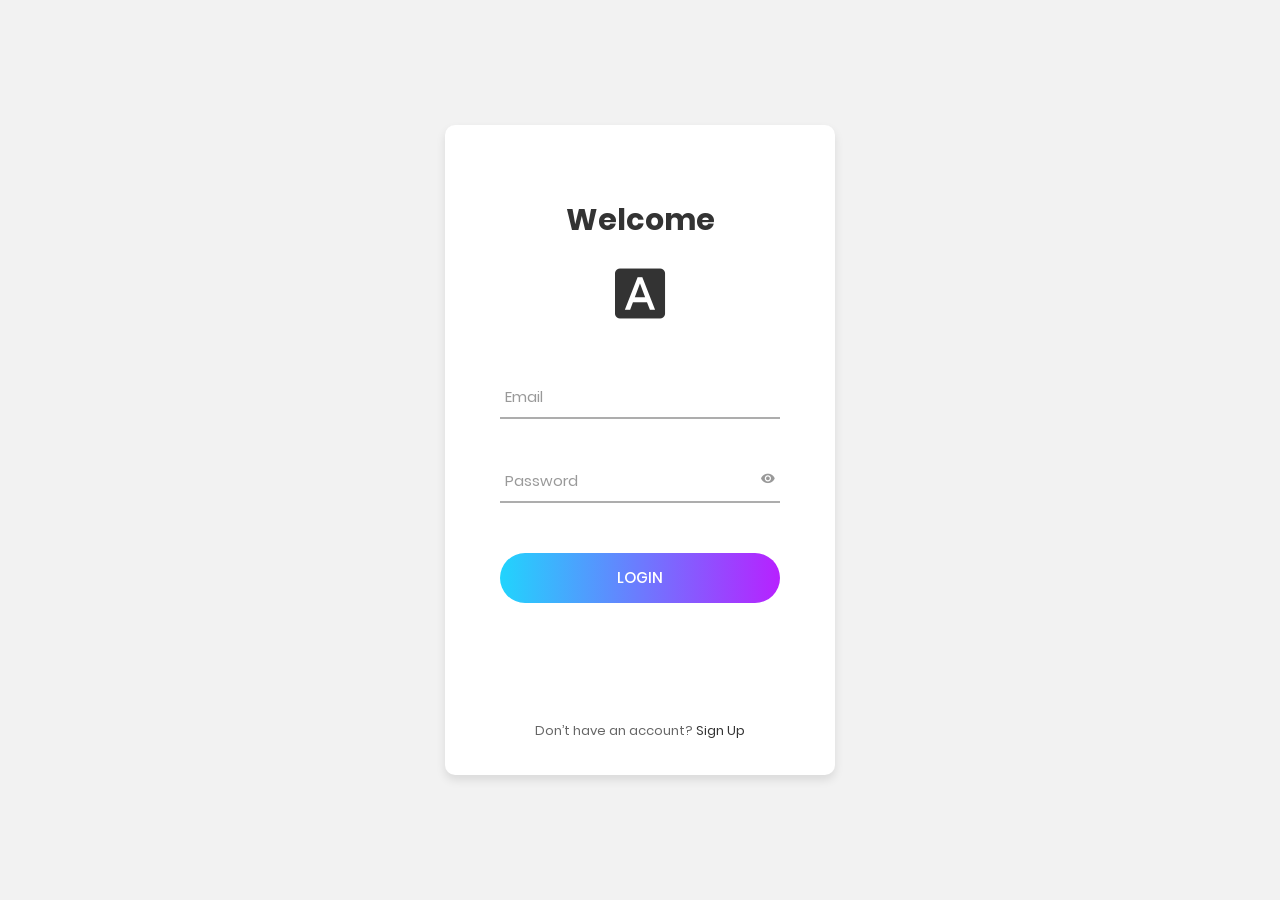
<file: Learnself/Login_v2/index.html>
<!DOCTYPE html>
<html lang="en">
<head>
	<title>Login V2</title>
	<meta charset="UTF-8">
	<meta name="viewport" content="width=device-width, initial-scale=1">
<!--===============================================================================================-->	
	<link rel="icon" type="image/png" href="images/icons/favicon.ico"/>
<!--===============================================================================================-->
	<link rel="stylesheet" type="text/css" href="vendor/bootstrap/css/bootstrap.min.css">
<!--===============================================================================================-->
	<link rel="stylesheet" type="text/css" href="fonts/font-awesome-4.7.0/css/font-awesome.min.css">
<!--===============================================================================================-->
	<link rel="stylesheet" type="text/css" href="fonts/iconic/css/material-design-iconic-font.min.css">
<!--===============================================================================================-->
	<link rel="stylesheet" type="text/css" href="vendor/animate/animate.css">
<!--===============================================================================================-->	
	<link rel="stylesheet" type="text/css" href="vendor/css-hamburgers/hamburgers.min.css">
<!--===============================================================================================-->
	<link rel="stylesheet" type="text/css" href="vendor/animsition/css/animsition.min.css">
<!--===============================================================================================-->
	<link rel="stylesheet" type="text/css" href="vendor/select2/select2.min.css">
<!--===============================================================================================-->	
	<link rel="stylesheet" type="text/css" href="vendor/daterangepicker/daterangepicker.css">
<!--===============================================================================================-->
	<link rel="stylesheet" type="text/css" href="css/util.css">
	<link rel="stylesheet" type="text/css" href="css/main.css">
<!--===============================================================================================-->
</head>
<body>
	
	<div class="limiter">
		<div class="container-login100">
			<div class="wrap-login100">
				<form class="login100-form validate-form">
					<span class="login100-form-title p-b-26">
						Welcome
					</span>
					<span class="login100-form-title p-b-48">
						<i class="zmdi zmdi-font"></i>
					</span>

					<div class="wrap-input100 validate-input" data-validate = "Valid email is: a@b.c">
						<input class="input100" type="text" name="email">
						<span class="focus-input100" data-placeholder="Email"></span>
					</div>

					<div class="wrap-input100 validate-input" data-validate="Enter password">
						<span class="btn-show-pass">
							<i class="zmdi zmdi-eye"></i>
						</span>
						<input class="input100" type="password" name="pass">
						<span class="focus-input100" data-placeholder="Password"></span>
					</div>

					<div class="container-login100-form-btn">
						<div class="wrap-login100-form-btn">
							<div class="login100-form-bgbtn"></div>
							<button class="login100-form-btn">
								Login
							</button>
						</div>
					</div>

					<div class="text-center p-t-115">
						<span class="txt1">
							Don’t have an account?
						</span>

						<a class="txt2" href="#">
							Sign Up
						</a>
					</div>
				</form>
			</div>
		</div>
	</div>
	

	<div id="dropDownSelect1"></div>
	
<!--===============================================================================================-->
	<script src="vendor/jquery/jquery-3.2.1.min.js"></script>
<!--===============================================================================================-->
	<script src="vendor/animsition/js/animsition.min.js"></script>
<!--===============================================================================================-->
	<script src="vendor/bootstrap/js/popper.js"></script>
	<script src="vendor/bootstrap/js/bootstrap.min.js"></script>
<!--===============================================================================================-->
	<script src="vendor/select2/select2.min.js"></script>
<!--===============================================================================================-->
	<script src="vendor/daterangepicker/moment.min.js"></script>
	<script src="vendor/daterangepicker/daterangepicker.js"></script>
<!--===============================================================================================-->
	<script src="vendor/countdowntime/countdowntime.js"></script>
<!--===============================================================================================-->
	<script src="js/main.js"></script>

</body>
</html>
</file>
<file: Learnself/Login_v2/vendor/daterangepicker/daterangepicker.css>
.daterangepicker {
  position: absolute;
  color: inherit;
  background-color: #fff;
  border-radius: 4px;
  width: 278px;
  padding: 4px;
  margin-top: 1px;
  top: 100px;
  left: 20px;
  /* Calendars */ }
  .daterangepicker:before, .daterangepicker:after {
    position: absolute;
    display: inline-block;
    border-bottom-color: rgba(0, 0, 0, 0.2);
    content: ''; }
  .daterangepicker:before {
    top: -7px;
    border-right: 7px solid transparent;
    border-left: 7px solid transparent;
    border-bottom: 7px solid #ccc; }
  .daterangepicker:after {
    top: -6px;
    border-right: 6px solid transparent;
    border-bottom: 6px solid #fff;
    border-left: 6px solid transparent; }
  .daterangepicker.opensleft:before {
    right: 9px; }
  .daterangepicker.opensleft:after {
    right: 10px; }
  .daterangepicker.openscenter:before {
    left: 0;
    right: 0;
    width: 0;
    margin-left: auto;
    margin-right: auto; }
  .daterangepicker.openscenter:after {
    left: 0;
    right: 0;
    width: 0;
    margin-left: auto;
    margin-right: auto; }
  .daterangepicker.opensright:before {
    left: 9px; }
  .daterangepicker.opensright:after {
    left: 10px; }
  .daterangepicker.dropup {
    margin-top: -5px; }
    .daterangepicker.dropup:before {
      top: initial;
      bottom: -7px;
      border-bottom: initial;
      border-top: 7px solid #ccc; }
    .daterangepicker.dropup:after {
      top: initial;
      bottom: -6px;
      border-bottom: initial;
      border-top: 6px solid #fff; }
  .daterangepicker.dropdown-menu {
    max-width: none;
    z-index: 3001; }
  .daterangepicker.single .ranges, .daterangepicker.single .calendar {
    float: none; }
  .daterangepicker.show-calendar .calendar {
    display: block; }
  .daterangepicker .calendar {
    display: none;
    max-width: 270px;
    margin: 4px; }
    .daterangepicker .calendar.single .calendar-table {
      border: none; }
    .daterangepicker .calendar th, .daterangepicker .calendar td {
      white-space: nowrap;
      text-align: center;
      min-width: 32px; }
  .daterangepicker .calendar-table {
    border: 1px solid #fff;
    padding: 4px;
    border-radius: 4px;
    background-color: #fff; }
  .daterangepicker table {
    width: 100%;
    margin: 0; }
  .daterangepicker td, .daterangepicker th {
    text-align: center;
    width: 20px;
    height: 20px;
    border-radius: 4px;
    border: 1px solid transparent;
    white-space: nowrap;
    cursor: pointer; }
    .daterangepicker td.available:hover, .daterangepicker th.available:hover {
      background-color: #eee;
      border-color: transparent;
      color: inherit; }
    .daterangepicker td.week, .daterangepicker th.week {
      font-size: 80%;
      color: #ccc; }
  .daterangepicker td.off, .daterangepicker td.off.in-range, .daterangepicker td.off.start-date, .daterangepicker td.off.end-date {
    background-color: #fff;
    border-color: transparent;
    color: #999; }
  .daterangepicker td.in-range {
    background-color: #ebf4f8;
    border-color: transparent;
    color: #000;
    border-radius: 0; }
  .daterangepicker td.start-date {
    border-radius: 4px 0 0 4px; }
  .daterangepicker td.end-date {
    border-radius: 0 4px 4px 0; }
  .daterangepicker td.start-date.end-date {
    border-radius: 4px; }
  .daterangepicker td.active, .daterangepicker td.active:hover {
    background-color: #357ebd;
    border-color: transparent;
    color: #fff; }
  .daterangepicker th.month {
    width: auto; }
  .daterangepicker td.disabled, .daterangepicker option.disabled {
    color: #999;
    cursor: not-allowed;
    text-decoration: line-through; }
  .daterangepicker select.monthselect, .daterangepicker select.yearselect {
    font-size: 12px;
    padding: 1px;
    height: auto;
    margin: 0;
    cursor: default; }
  .daterangepicker select.monthselect {
    margin-right: 2%;
    width: 56%; }
  .daterangepicker select.yearselect {
    width: 40%; }
  .daterangepicker select.hourselect, .daterangepicker select.minuteselect, .daterangepicker select.secondselect, .daterangepicker select.ampmselect {
    width: 50px;
    margin-bottom: 0; }
  .daterangepicker .input-mini {
    border: 1px solid #ccc;
    border-radius: 4px;
    color: #555;
    height: 30px;
    line-height: 30px;
    display: block;
    vertical-align: middle;
    margin: 0 0 5px 0;
    padding: 0 6px 0 28px;
    width: 100%; }
    .daterangepicker .input-mini.active {
      border: 1px solid #08c;
      border-radius: 4px; }
  .daterangepicker .daterangepicker_input {
    position: relative; }
    .daterangepicker .daterangepicker_input i {
      position: absolute;
      left: 8px;
      top: 8px; }
  .daterangepicker.rtl .input-mini {
    padding-right: 28px;
    padding-left: 6px; }
  .daterangepicker.rtl .daterangepicker_input i {
    left: auto;
    right: 8px; }
  .daterangepicker .calendar-time {
    text-align: center;
    margin: 5px auto;
    line-height: 30px;
    position: relative;
    padding-left: 28px; }
    .daterangepicker .calendar-time select.disabled {
      color: #ccc;
      cursor: not-allowed; }

.ranges {
  font-size: 11px;
  float: none;
  margin: 4px;
  text-align: left; }
  .ranges ul {
    list-style: none;
    margin: 0 auto;
    padding: 0;
    width: 100%; }
  .ranges li {
    font-size: 13px;
    background-color: #f5f5f5;
    border: 1px solid #f5f5f5;
    border-radius: 4px;
    color: #08c;
    padding: 3px 12px;
    margin-bottom: 8px;
    cursor: pointer; }
    .ranges li:hover {
      background-color: #08c;
      border: 1px solid #08c;
      color: #fff; }
    .ranges li.active {
      background-color: #08c;
      border: 1px solid #08c;
      color: #fff; }

/*  Larger Screen Styling */
@media (min-width: 564px) {
  .daterangepicker {
    width: auto; }
    .daterangepicker .ranges ul {
      width: 160px; }
    .daterangepicker.single .ranges ul {
      width: 100%; }
    .daterangepicker.single .calendar.left {
      clear: none; }
    .daterangepicker.single.ltr .ranges, .daterangepicker.single.ltr .calendar {
      float: left; }
    .daterangepicker.single.rtl .ranges, .daterangepicker.single.rtl .calendar {
      float: right; }
    .daterangepicker.ltr {
      direction: ltr;
      text-align: left; }
      .daterangepicker.ltr .calendar.left {
        clear: left;
        margin-right: 0; }
        .daterangepicker.ltr .calendar.left .calendar-table {
          border-right: none;
          border-top-right-radius: 0;
          border-bottom-right-radius: 0; }
      .daterangepicker.ltr .calendar.right {
        margin-left: 0; }
        .daterangepicker.ltr .calendar.right .calendar-table {
          border-left: none;
          border-top-left-radius: 0;
          border-bottom-left-radius: 0; }
      .daterangepicker.ltr .left .daterangepicker_input {
        padding-right: 12px; }
      .daterangepicker.ltr .calendar.left .calendar-table {
        padding-right: 12px; }
      .daterangepicker.ltr .ranges, .daterangepicker.ltr .calendar {
        float: left; }
    .daterangepicker.rtl {
      direction: rtl;
      text-align: right; }
      .daterangepicker.rtl .calendar.left {
        clear: right;
        margin-left: 0; }
        .daterangepicker.rtl .calendar.left .calendar-table {
          border-left: none;
          border-top-left-radius: 0;
          border-bottom-left-radius: 0; }
      .daterangepicker.rtl .calendar.right {
        margin-right: 0; }
        .daterangepicker.rtl .calendar.right .calendar-table {
          border-right: none;
          border-top-right-radius: 0;
          border-bottom-right-radius: 0; }
      .daterangepicker.rtl .left .daterangepicker_input {
        padding-left: 12px; }
      .daterangepicker.rtl .calendar.left .calendar-table {
        padding-left: 12px; }
      .daterangepicker.rtl .ranges, .daterangepicker.rtl .calendar {
        text-align: right;
        float: right; } }
@media (min-width: 730px) {
  .daterangepicker .ranges {
    width: auto; }
  .daterangepicker.ltr .ranges {
    float: left; }
  .daterangepicker.rtl .ranges {
    float: right; }
  .daterangepicker .calendar.left {
    clear: none !important; } }
</file>
<file: Learnself/Login_v2/css/util.css>
/*[ FONT SIZE ]
///////////////////////////////////////////////////////////
*/
.fs-1 {font-size: 1px;}
.fs-2 {font-size: 2px;}
.fs-3 {font-size: 3px;}
.fs-4 {font-size: 4px;}
.fs-5 {font-size: 5px;}
.fs-6 {font-size: 6px;}
.fs-7 {font-size: 7px;}
.fs-8 {font-size: 8px;}
.fs-9 {font-size: 9px;}
.fs-10 {font-size: 10px;}
.fs-11 {font-size: 11px;}
.fs-12 {font-size: 12px;}
.fs-13 {font-size: 13px;}
.fs-14 {font-size: 14px;}
.fs-15 {font-size: 15px;}
.fs-16 {font-size: 16px;}
.fs-17 {font-size: 17px;}
.fs-18 {font-size: 18px;}
.fs-19 {font-size: 19px;}
.fs-20 {font-size: 20px;}
.fs-21 {font-size: 21px;}
.fs-22 {font-size: 22px;}
.fs-23 {font-size: 23px;}
.fs-24 {font-size: 24px;}
.fs-25 {font-size: 25px;}
.fs-26 {font-size: 26px;}
.fs-27 {font-size: 27px;}
.fs-28 {font-size: 28px;}
.fs-29 {font-size: 29px;}
.fs-30 {font-size: 30px;}
.fs-31 {font-size: 31px;}
.fs-32 {font-size: 32px;}
.fs-33 {font-size: 33px;}
.fs-34 {font-size: 34px;}
.fs-35 {font-size: 35px;}
.fs-36 {font-size: 36px;}
.fs-37 {font-size: 37px;}
.fs-38 {font-size: 38px;}
.fs-39 {font-size: 39px;}
.fs-40 {font-size: 40px;}
.fs-41 {font-size: 41px;}
.fs-42 {font-size: 42px;}
.fs-43 {font-size: 43px;}
.fs-44 {font-size: 44px;}
.fs-45 {font-size: 45px;}
.fs-46 {font-size: 46px;}
.fs-47 {font-size: 47px;}
.fs-48 {font-size: 48px;}
.fs-49 {font-size: 49px;}
.fs-50 {font-size: 50px;}
.fs-51 {font-size: 51px;}
.fs-52 {font-size: 52px;}
.fs-53 {font-size: 53px;}
.fs-54 {font-size: 54px;}
.fs-55 {font-size: 55px;}
.fs-56 {font-size: 56px;}
.fs-57 {font-size: 57px;}
.fs-58 {font-size: 58px;}
.fs-59 {font-size: 59px;}
.fs-60 {font-size: 60px;}
.fs-61 {font-size: 61px;}
.fs-62 {font-size: 62px;}
.fs-63 {font-size: 63px;}
.fs-64 {font-size: 64px;}
.fs-65 {font-size: 65px;}
.fs-66 {font-size: 66px;}
.fs-67 {font-size: 67px;}
.fs-68 {font-size: 68px;}
.fs-69 {font-size: 69px;}
.fs-70 {font-size: 70px;}
.fs-71 {font-size: 71px;}
.fs-72 {font-size: 72px;}
.fs-73 {font-size: 73px;}
.fs-74 {font-size: 74px;}
.fs-75 {font-size: 75px;}
.fs-76 {font-size: 76px;}
.fs-77 {font-size: 77px;}
.fs-78 {font-size: 78px;}
.fs-79 {font-size: 79px;}
.fs-80 {font-size: 80px;}
.fs-81 {font-size: 81px;}
.fs-82 {font-size: 82px;}
.fs-83 {font-size: 83px;}
.fs-84 {font-size: 84px;}
.fs-85 {font-size: 85px;}
.fs-86 {font-size: 86px;}
.fs-87 {font-size: 87px;}
.fs-88 {font-size: 88px;}
.fs-89 {font-size: 89px;}
.fs-90 {font-size: 90px;}
.fs-91 {font-size: 91px;}
.fs-92 {font-size: 92px;}
.fs-93 {font-size: 93px;}
.fs-94 {font-size: 94px;}
.fs-95 {font-size: 95px;}
.fs-96 {font-size: 96px;}
.fs-97 {font-size: 97px;}
.fs-98 {font-size: 98px;}
.fs-99 {font-size: 99px;}
.fs-100 {font-size: 100px;}
.fs-101 {font-size: 101px;}
.fs-102 {font-size: 102px;}
.fs-103 {font-size: 103px;}
.fs-104 {font-size: 104px;}
.fs-105 {font-size: 105px;}
.fs-106 {font-size: 106px;}
.fs-107 {font-size: 107px;}
.fs-108 {font-size: 108px;}
.fs-109 {font-size: 109px;}
.fs-110 {font-size: 110px;}
.fs-111 {font-size: 111px;}
.fs-112 {font-size: 112px;}
.fs-113 {font-size: 113px;}
.fs-114 {font-size: 114px;}
.fs-115 {font-size: 115px;}
.fs-116 {font-size: 116px;}
.fs-117 {font-size: 117px;}
.fs-118 {font-size: 118px;}
.fs-119 {font-size: 119px;}
.fs-120 {font-size: 120px;}
.fs-121 {font-size: 121px;}
.fs-122 {font-size: 122px;}
.fs-123 {font-size: 123px;}
.fs-124 {font-size: 124px;}
.fs-125 {font-size: 125px;}
.fs-126 {font-size: 126px;}
.fs-127 {font-size: 127px;}
.fs-128 {font-size: 128px;}
.fs-129 {font-size: 129px;}
.fs-130 {font-size: 130px;}
.fs-131 {font-size: 131px;}
.fs-132 {font-size: 132px;}
.fs-133 {font-size: 133px;}
.fs-134 {font-size: 134px;}
.fs-135 {font-size: 135px;}
.fs-136 {font-size: 136px;}
.fs-137 {font-size: 137px;}
.fs-138 {font-size: 138px;}
.fs-139 {font-size: 139px;}
.fs-140 {font-size: 140px;}
.fs-141 {font-size: 141px;}
.fs-142 {font-size: 142px;}
.fs-143 {font-size: 143px;}
.fs-144 {font-size: 144px;}
.fs-145 {font-size: 145px;}
.fs-146 {font-size: 146px;}
.fs-147 {font-size: 147px;}
.fs-148 {font-size: 148px;}
.fs-149 {font-size: 149px;}
.fs-150 {font-size: 150px;}
.fs-151 {font-size: 151px;}
.fs-152 {font-size: 152px;}
.fs-153 {font-size: 153px;}
.fs-154 {font-size: 154px;}
.fs-155 {font-size: 155px;}
.fs-156 {font-size: 156px;}
.fs-157 {font-size: 157px;}
.fs-158 {font-size: 158px;}
.fs-159 {font-size: 159px;}
.fs-160 {font-size: 160px;}
.fs-161 {font-size: 161px;}
.fs-162 {font-size: 162px;}
.fs-163 {font-size: 163px;}
.fs-164 {font-size: 164px;}
.fs-165 {font-size: 165px;}
.fs-166 {font-size: 166px;}
.fs-167 {font-size: 167px;}
.fs-168 {font-size: 168px;}
.fs-169 {font-size: 169px;}
.fs-170 {font-size: 170px;}
.fs-171 {font-size: 171px;}
.fs-172 {font-size: 172px;}
.fs-173 {font-size: 173px;}
.fs-174 {font-size: 174px;}
.fs-175 {font-size: 175px;}
.fs-176 {font-size: 176px;}
.fs-177 {font-size: 177px;}
.fs-178 {font-size: 178px;}
.fs-179 {font-size: 179px;}
.fs-180 {font-size: 180px;}
.fs-181 {font-size: 181px;}
.fs-182 {font-size: 182px;}
.fs-183 {font-size: 183px;}
.fs-184 {font-size: 184px;}
.fs-185 {font-size: 185px;}
.fs-186 {font-size: 186px;}
.fs-187 {font-size: 187px;}
.fs-188 {font-size: 188px;}
.fs-189 {font-size: 189px;}
.fs-190 {font-size: 190px;}
.fs-191 {font-size: 191px;}
.fs-192 {font-size: 192px;}
.fs-193 {font-size: 193px;}
.fs-194 {font-size: 194px;}
.fs-195 {font-size: 195px;}
.fs-196 {font-size: 196px;}
.fs-197 {font-size: 197px;}
.fs-198 {font-size: 198px;}
.fs-199 {font-size: 199px;}
.fs-200 {font-size: 200px;}

/*[ PADDING ]
///////////////////////////////////////////////////////////
*/
.p-t-0 {padding-top: 0px;}
.p-t-1 {padding-top: 1px;}
.p-t-2 {padding-top: 2px;}
.p-t-3 {padding-top: 3px;}
.p-t-4 {padding-top: 4px;}
.p-t-5 {padding-top: 5px;}
.p-t-6 {padding-top: 6px;}
.p-t-7 {padding-top: 7px;}
.p-t-8 {padding-top: 8px;}
.p-t-9 {padding-top: 9px;}
.p-t-10 {padding-top: 10px;}
.p-t-11 {padding-top: 11px;}
.p-t-12 {padding-top: 12px;}
.p-t-13 {padding-top: 13px;}
.p-t-14 {padding-top: 14px;}
.p-t-15 {padding-top: 15px;}
.p-t-16 {padding-top: 16px;}
.p-t-17 {padding-top: 17px;}
.p-t-18 {padding-top: 18px;}
.p-t-19 {padding-top: 19px;}
.p-t-20 {padding-top: 20px;}
.p-t-21 {padding-top: 21px;}
.p-t-22 {padding-top: 22px;}
.p-t-23 {padding-top: 23px;}
.p-t-24 {padding-top: 24px;}
.p-t-25 {padding-top: 25px;}
.p-t-26 {padding-top: 26px;}
.p-t-27 {padding-top: 27px;}
.p-t-28 {padding-top: 28px;}
.p-t-29 {padding-top: 29px;}
.p-t-30 {padding-top: 30px;}
.p-t-31 {padding-top: 31px;}
.p-t-32 {padding-top: 32px;}
.p-t-33 {padding-top: 33px;}
.p-t-34 {padding-top: 34px;}
.p-t-35 {padding-top: 35px;}
.p-t-36 {padding-top: 36px;}
.p-t-37 {padding-top: 37px;}
.p-t-38 {padding-top: 38px;}
.p-t-39 {padding-top: 39px;}
.p-t-40 {padding-top: 40px;}
.p-t-41 {padding-top: 41px;}
.p-t-42 {padding-top: 42px;}
.p-t-43 {padding-top: 43px;}
.p-t-44 {padding-top: 44px;}
.p-t-45 {padding-top: 45px;}
.p-t-46 {padding-top: 46px;}
.p-t-47 {padding-top: 47px;}
.p-t-48 {padding-top: 48px;}
.p-t-49 {padding-top: 49px;}
.p-t-50 {padding-top: 50px;}
.p-t-51 {padding-top: 51px;}
.p-t-52 {padding-top: 52px;}
.p-t-53 {padding-top: 53px;}
.p-t-54 {padding-top: 54px;}
.p-t-55 {padding-top: 55px;}
.p-t-56 {padding-top: 56px;}
.p-t-57 {padding-top: 57px;}
.p-t-58 {padding-top: 58px;}
.p-t-59 {padding-top: 59px;}
.p-t-60 {padding-top: 60px;}
.p-t-61 {padding-top: 61px;}
.p-t-62 {padding-top: 62px;}
.p-t-63 {padding-top: 63px;}
.p-t-64 {padding-top: 64px;}
.p-t-65 {padding-top: 65px;}
.p-t-66 {padding-top: 66px;}
.p-t-67 {padding-top: 67px;}
.p-t-68 {padding-top: 68px;}
.p-t-69 {padding-top: 69px;}
.p-t-70 {padding-top: 70px;}
.p-t-71 {padding-top: 71px;}
.p-t-72 {padding-top: 72px;}
.p-t-73 {padding-top: 73px;}
.p-t-74 {padding-top: 74px;}
.p-t-75 {padding-top: 75px;}
.p-t-76 {padding-top: 76px;}
.p-t-77 {padding-top: 77px;}
.p-t-78 {padding-top: 78px;}
.p-t-79 {padding-top: 79px;}
.p-t-80 {padding-top: 80px;}
.p-t-81 {padding-top: 81px;}
.p-t-82 {padding-top: 82px;}
.p-t-83 {padding-top: 83px;}
.p-t-84 {padding-top: 84px;}
.p-t-85 {padding-top: 85px;}
.p-t-86 {padding-top: 86px;}
.p-t-87 {padding-top: 87px;}
.p-t-88 {padding-top: 88px;}
.p-t-89 {padding-top: 89px;}
.p-t-90 {padding-top: 90px;}
.p-t-91 {padding-top: 91px;}
.p-t-92 {padding-top: 92px;}
.p-t-93 {padding-top: 93px;}
.p-t-94 {padding-top: 94px;}
.p-t-95 {padding-top: 95px;}
.p-t-96 {padding-top: 96px;}
.p-t-97 {padding-top: 97px;}
.p-t-98 {padding-top: 98px;}
.p-t-99 {padding-top: 99px;}
.p-t-100 {padding-top: 100px;}
.p-t-101 {padding-top: 101px;}
.p-t-102 {padding-top: 102px;}
.p-t-103 {padding-top: 103px;}
.p-t-104 {padding-top: 104px;}
.p-t-105 {padding-top: 105px;}
.p-t-106 {padding-top: 106px;}
.p-t-107 {padding-top: 107px;}
.p-t-108 {padding-top: 108px;}
.p-t-109 {padding-top: 109px;}
.p-t-110 {padding-top: 110px;}
.p-t-111 {padding-top: 111px;}
.p-t-112 {padding-top: 112px;}
.p-t-113 {padding-top: 113px;}
.p-t-114 {padding-top: 114px;}
.p-t-115 {padding-top: 115px;}
.p-t-116 {padding-top: 116px;}
.p-t-117 {padding-top: 117px;}
.p-t-118 {padding-top: 118px;}
.p-t-119 {padding-top: 119px;}
.p-t-120 {padding-top: 120px;}
.p-t-121 {padding-top: 121px;}
.p-t-122 {padding-top: 122px;}
.p-t-123 {padding-top: 123px;}
.p-t-124 {padding-top: 124px;}
.p-t-125 {padding-top: 125px;}
.p-t-126 {padding-top: 126px;}
.p-t-127 {padding-top: 127px;}
.p-t-128 {padding-top: 128px;}
.p-t-129 {padding-top: 129px;}
.p-t-130 {padding-top: 130px;}
.p-t-131 {padding-top: 131px;}
.p-t-132 {padding-top: 132px;}
.p-t-133 {padding-top: 133px;}
.p-t-134 {padding-top: 134px;}
.p-t-135 {padding-top: 135px;}
.p-t-136 {padding-top: 136px;}
.p-t-137 {padding-top: 137px;}
.p-t-138 {padding-top: 138px;}
.p-t-139 {padding-top: 139px;}
.p-t-140 {padding-top: 140px;}
.p-t-141 {padding-top: 141px;}
.p-t-142 {padding-top: 142px;}
.p-t-143 {padding-top: 143px;}
.p-t-144 {padding-top: 144px;}
.p-t-145 {padding-top: 145px;}
.p-t-146 {padding-top: 146px;}
.p-t-147 {padding-top: 147px;}
.p-t-148 {padding-top: 148px;}
.p-t-149 {padding-top: 149px;}
.p-t-150 {padding-top: 150px;}
.p-t-151 {padding-top: 151px;}
.p-t-152 {padding-top: 152px;}
.p-t-153 {padding-top: 153px;}
.p-t-154 {padding-top: 154px;}
.p-t-155 {padding-top: 155px;}
.p-t-156 {padding-top: 156px;}
.p-t-157 {padding-top: 157px;}
.p-t-158 {padding-top: 158px;}
.p-t-159 {padding-top: 159px;}
.p-t-160 {padding-top: 160px;}
.p-t-161 {padding-top: 161px;}
.p-t-162 {padding-top: 162px;}
.p-t-163 {padding-top: 163px;}
.p-t-164 {padding-top: 164px;}
.p-t-165 {padding-top: 165px;}
.p-t-166 {padding-top: 166px;}
.p-t-167 {padding-top: 167px;}
.p-t-168 {padding-top: 168px;}
.p-t-169 {padding-top: 169px;}
.p-t-170 {padding-top: 170px;}
.p-t-171 {padding-top: 171px;}
.p-t-172 {padding-top: 172px;}
.p-t-173 {padding-top: 173px;}
.p-t-174 {padding-top: 174px;}
.p-t-175 {padding-top: 175px;}
.p-t-176 {padding-top: 176px;}
.p-t-177 {padding-top: 177px;}
.p-t-178 {padding-top: 178px;}
.p-t-179 {padding-top: 179px;}
.p-t-180 {padding-top: 180px;}
.p-t-181 {padding-top: 181px;}
.p-t-182 {padding-top: 182px;}
.p-t-183 {padding-top: 183px;}
.p-t-184 {padding-top: 184px;}
.p-t-185 {padding-top: 185px;}
.p-t-186 {padding-top: 186px;}
.p-t-187 {padding-top: 187px;}
.p-t-188 {padding-top: 188px;}
.p-t-189 {padding-top: 189px;}
.p-t-190 {padding-top: 190px;}
.p-t-191 {padding-top: 191px;}
.p-t-192 {padding-top: 192px;}
.p-t-193 {padding-top: 193px;}
.p-t-194 {padding-top: 194px;}
.p-t-195 {padding-top: 195px;}
.p-t-196 {padding-top: 196px;}
.p-t-197 {padding-top: 197px;}
.p-t-198 {padding-top: 198px;}
.p-t-199 {padding-top: 199px;}
.p-t-200 {padding-top: 200px;}
.p-t-201 {padding-top: 201px;}
.p-t-202 {padding-top: 202px;}
.p-t-203 {padding-top: 203px;}
.p-t-204 {padding-top: 204px;}
.p-t-205 {padding-top: 205px;}
.p-t-206 {padding-top: 206px;}
.p-t-207 {padding-top: 207px;}
.p-t-208 {padding-top: 208px;}
.p-t-209 {padding-top: 209px;}
.p-t-210 {padding-top: 210px;}
.p-t-211 {padding-top: 211px;}
.p-t-212 {padding-top: 212px;}
.p-t-213 {padding-top: 213px;}
.p-t-214 {padding-top: 214px;}
.p-t-215 {padding-top: 215px;}
.p-t-216 {padding-top: 216px;}
.p-t-217 {padding-top: 217px;}
.p-t-218 {padding-top: 218px;}
.p-t-219 {padding-top: 219px;}
.p-t-220 {padding-top: 220px;}
.p-t-221 {padding-top: 221px;}
.p-t-222 {padding-top: 222px;}
.p-t-223 {padding-top: 223px;}
.p-t-224 {padding-top: 224px;}
.p-t-225 {padding-top: 225px;}
.p-t-226 {padding-top: 226px;}
.p-t-227 {padding-top: 227px;}
.p-t-228 {padding-top: 228px;}
.p-t-229 {padding-top: 229px;}
.p-t-230 {padding-top: 230px;}
.p-t-231 {padding-top: 231px;}
.p-t-232 {padding-top: 232px;}
.p-t-233 {padding-top: 233px;}
.p-t-234 {padding-top: 234px;}
.p-t-235 {padding-top: 235px;}
.p-t-236 {padding-top: 236px;}
.p-t-237 {padding-top: 237px;}
.p-t-238 {padding-top: 238px;}
.p-t-239 {padding-top: 239px;}
.p-t-240 {padding-top: 240px;}
.p-t-241 {padding-top: 241px;}
.p-t-242 {padding-top: 242px;}
.p-t-243 {padding-top: 243px;}
.p-t-244 {padding-top: 244px;}
.p-t-245 {padding-top: 245px;}
.p-t-246 {padding-top: 246px;}
.p-t-247 {padding-top: 247px;}
.p-t-248 {padding-top: 248px;}
.p-t-249 {padding-top: 249px;}
.p-t-250 {padding-top: 250px;}
.p-b-0 {padding-bottom: 0px;}
.p-b-1 {padding-bottom: 1px;}
.p-b-2 {padding-bottom: 2px;}
.p-b-3 {padding-bottom: 3px;}
.p-b-4 {padding-bottom: 4px;}
.p-b-5 {padding-bottom: 5px;}
.p-b-6 {padding-bottom: 6px;}
.p-b-7 {padding-bottom: 7px;}
.p-b-8 {padding-bottom: 8px;}
.p-b-9 {padding-bottom: 9px;}
.p-b-10 {padding-bottom: 10px;}
.p-b-11 {padding-bottom: 11px;}
.p-b-12 {padding-bottom: 12px;}
.p-b-13 {padding-bottom: 13px;}
.p-b-14 {padding-bottom: 14px;}
.p-b-15 {padding-bottom: 15px;}
.p-b-16 {padding-bottom: 16px;}
.p-b-17 {padding-bottom: 17px;}
.p-b-18 {padding-bottom: 18px;}
.p-b-19 {padding-bottom: 19px;}
.p-b-20 {padding-bottom: 20px;}
.p-b-21 {padding-bottom: 21px;}
.p-b-22 {padding-bottom: 22px;}
.p-b-23 {padding-bottom: 23px;}
.p-b-24 {padding-bottom: 24px;}
.p-b-25 {padding-bottom: 25px;}
.p-b-26 {padding-bottom: 26px;}
.p-b-27 {padding-bottom: 27px;}
.p-b-28 {padding-bottom: 28px;}
.p-b-29 {padding-bottom: 29px;}
.p-b-30 {padding-bottom: 30px;}
.p-b-31 {padding-bottom: 31px;}
.p-b-32 {padding-bottom: 32px;}
.p-b-33 {padding-bottom: 33px;}
.p-b-34 {padding-bottom: 34px;}
.p-b-35 {padding-bottom: 35px;}
.p-b-36 {padding-bottom: 36px;}
.p-b-37 {padding-bottom: 37px;}
.p-b-38 {padding-bottom: 38px;}
.p-b-39 {padding-bottom: 39px;}
.p-b-40 {padding-bottom: 40px;}
.p-b-41 {padding-bottom: 41px;}
.p-b-42 {padding-bottom: 42px;}
.p-b-43 {padding-bottom: 43px;}
.p-b-44 {padding-bottom: 44px;}
.p-b-45 {padding-bottom: 45px;}
.p-b-46 {padding-bottom: 46px;}
.p-b-47 {padding-bottom: 47px;}
.p-b-48 {padding-bottom: 48px;}
.p-b-49 {padding-bottom: 49px;}
.p-b-50 {padding-bottom: 50px;}
.p-b-51 {padding-bottom: 51px;}
.p-b-52 {padding-bottom: 52px;}
.p-b-53 {padding-bottom: 53px;}
.p-b-54 {padding-bottom: 54px;}
.p-b-55 {padding-bottom: 55px;}
.p-b-56 {padding-bottom: 56px;}
.p-b-57 {padding-bottom: 57px;}
.p-b-58 {padding-bottom: 58px;}
.p-b-59 {padding-bottom: 59px;}
.p-b-60 {padding-bottom: 60px;}
.p-b-61 {padding-bottom: 61px;}
.p-b-62 {padding-bottom: 62px;}
.p-b-63 {padding-bottom: 63px;}
.p-b-64 {padding-bottom: 64px;}
.p-b-65 {padding-bottom: 65px;}
.p-b-66 {padding-bottom: 66px;}
.p-b-67 {padding-bottom: 67px;}
.p-b-68 {padding-bottom: 68px;}
.p-b-69 {padding-bottom: 69px;}
.p-b-70 {padding-bottom: 70px;}
.p-b-71 {padding-bottom: 71px;}
.p-b-72 {padding-bottom: 72px;}
.p-b-73 {padding-bottom: 73px;}
.p-b-74 {padding-bottom: 74px;}
.p-b-75 {padding-bottom: 75px;}
.p-b-76 {padding-bottom: 76px;}
.p-b-77 {padding-bottom: 77px;}
.p-b-78 {padding-bottom: 78px;}
.p-b-79 {padding-bottom: 79px;}
.p-b-80 {padding-bottom: 80px;}
.p-b-81 {padding-bottom: 81px;}
.p-b-82 {padding-bottom: 82px;}
.p-b-83 {padding-bottom: 83px;}
.p-b-84 {padding-bottom: 84px;}
.p-b-85 {padding-bottom: 85px;}
.p-b-86 {padding-bottom: 86px;}
.p-b-87 {padding-bottom: 87px;}
.p-b-88 {padding-bottom: 88px;}
.p-b-89 {padding-bottom: 89px;}
.p-b-90 {padding-bottom: 90px;}
.p-b-91 {padding-bottom: 91px;}
.p-b-92 {padding-bottom: 92px;}
.p-b-93 {padding-bottom: 93px;}
.p-b-94 {padding-bottom: 94px;}
.p-b-95 {padding-bottom: 95px;}
.p-b-96 {padding-bottom: 96px;}
.p-b-97 {padding-bottom: 97px;}
.p-b-98 {padding-bottom: 98px;}
.p-b-99 {padding-bottom: 99px;}
.p-b-100 {padding-bottom: 100px;}
.p-b-101 {padding-bottom: 101px;}
.p-b-102 {padding-bottom: 102px;}
.p-b-103 {padding-bottom: 103px;}
.p-b-104 {padding-bottom: 104px;}
.p-b-105 {padding-bottom: 105px;}
.p-b-106 {padding-bottom: 106px;}
.p-b-107 {padding-bottom: 107px;}
.p-b-108 {padding-bottom: 108px;}
.p-b-109 {padding-bottom: 109px;}
.p-b-110 {padding-bottom: 110px;}
.p-b-111 {padding-bottom: 111px;}
.p-b-112 {padding-bottom: 112px;}
.p-b-113 {padding-bottom: 113px;}
.p-b-114 {padding-bottom: 114px;}
.p-b-115 {padding-bottom: 115px;}
.p-b-116 {padding-bottom: 116px;}
.p-b-117 {padding-bottom: 117px;}
.p-b-118 {padding-bottom: 118px;}
.p-b-119 {padding-bottom: 119px;}
.p-b-120 {padding-bottom: 120px;}
.p-b-121 {padding-bottom: 121px;}
.p-b-122 {padding-bottom: 122px;}
.p-b-123 {padding-bottom: 123px;}
.p-b-124 {padding-bottom: 124px;}
.p-b-125 {padding-bottom: 125px;}
.p-b-126 {padding-bottom: 126px;}
.p-b-127 {padding-bottom: 127px;}
.p-b-128 {padding-bottom: 128px;}
.p-b-129 {padding-bottom: 129px;}
.p-b-130 {padding-bottom: 130px;}
.p-b-131 {padding-bottom: 131px;}
.p-b-132 {padding-bottom: 132px;}
.p-b-133 {padding-bottom: 133px;}
.p-b-134 {padding-bottom: 134px;}
.p-b-135 {padding-bottom: 135px;}
.p-b-136 {padding-bottom: 136px;}
.p-b-137 {padding-bottom: 137px;}
.p-b-138 {padding-bottom: 138px;}
.p-b-139 {padding-bottom: 139px;}
.p-b-140 {padding-bottom: 140px;}
.p-b-141 {padding-bottom: 141px;}
.p-b-142 {padding-bottom: 142px;}
.p-b-143 {padding-bottom: 143px;}
.p-b-144 {padding-bottom: 144px;}
.p-b-145 {padding-bottom: 145px;}
.p-b-146 {padding-bottom: 146px;}
.p-b-147 {padding-bottom: 147px;}
.p-b-148 {padding-bottom: 148px;}
.p-b-149 {padding-bottom: 149px;}
.p-b-150 {padding-bottom: 150px;}
.p-b-151 {padding-bottom: 151px;}
.p-b-152 {padding-bottom: 152px;}
.p-b-153 {padding-bottom: 153px;}
.p-b-154 {padding-bottom: 154px;}
.p-b-155 {padding-bottom: 155px;}
.p-b-156 {padding-bottom: 156px;}
.p-b-157 {padding-bottom: 157px;}
.p-b-158 {padding-bottom: 158px;}
.p-b-159 {padding-bottom: 159px;}
.p-b-160 {padding-bottom: 160px;}
.p-b-161 {padding-bottom: 161px;}
.p-b-162 {padding-bottom: 162px;}
.p-b-163 {padding-bottom: 163px;}
.p-b-164 {padding-bottom: 164px;}
.p-b-165 {padding-bottom: 165px;}
.p-b-166 {padding-bottom: 166px;}
.p-b-167 {padding-bottom: 167px;}
.p-b-168 {padding-bottom: 168px;}
.p-b-169 {padding-bottom: 169px;}
.p-b-170 {padding-bottom: 170px;}
.p-b-171 {padding-bottom: 171px;}
.p-b-172 {padding-bottom: 172px;}
.p-b-173 {padding-bottom: 173px;}
.p-b-174 {padding-bottom: 174px;}
.p-b-175 {padding-bottom: 175px;}
.p-b-176 {padding-bottom: 176px;}
.p-b-177 {padding-bottom: 177px;}
.p-b-178 {padding-bottom: 178px;}
.p-b-179 {padding-bottom: 179px;}
.p-b-180 {padding-bottom: 180px;}
.p-b-181 {padding-bottom: 181px;}
.p-b-182 {padding-bottom: 182px;}
.p-b-183 {padding-bottom: 183px;}
.p-b-184 {padding-bottom: 184px;}
.p-b-185 {padding-bottom: 185px;}
.p-b-186 {padding-bottom: 186px;}
.p-b-187 {padding-bottom: 187px;}
.p-b-188 {padding-bottom: 188px;}
.p-b-189 {padding-bottom: 189px;}
.p-b-190 {padding-bottom: 190px;}
.p-b-191 {padding-bottom: 191px;}
.p-b-192 {padding-bottom: 192px;}
.p-b-193 {padding-bottom: 193px;}
.p-b-194 {padding-bottom: 194px;}
.p-b-195 {padding-bottom: 195px;}
.p-b-196 {padding-bottom: 196px;}
.p-b-197 {padding-bottom: 197px;}
.p-b-198 {padding-bottom: 198px;}
.p-b-199 {padding-bottom: 199px;}
.p-b-200 {padding-bottom: 200px;}
.p-b-201 {padding-bottom: 201px;}
.p-b-202 {padding-bottom: 202px;}
.p-b-203 {padding-bottom: 203px;}
.p-b-204 {padding-bottom: 204px;}
.p-b-205 {padding-bottom: 205px;}
.p-b-206 {padding-bottom: 206px;}
.p-b-207 {padding-bottom: 207px;}
.p-b-208 {padding-bottom: 208px;}
.p-b-209 {padding-bottom: 209px;}
.p-b-210 {padding-bottom: 210px;}
.p-b-211 {padding-bottom: 211px;}
.p-b-212 {padding-bottom: 212px;}
.p-b-213 {padding-bottom: 213px;}
.p-b-214 {padding-bottom: 214px;}
.p-b-215 {padding-bottom: 215px;}
.p-b-216 {padding-bottom: 216px;}
.p-b-217 {padding-bottom: 217px;}
.p-b-218 {padding-bottom: 218px;}
.p-b-219 {padding-bottom: 219px;}
.p-b-220 {padding-bottom: 220px;}
.p-b-221 {padding-bottom: 221px;}
.p-b-222 {padding-bottom: 222px;}
.p-b-223 {padding-bottom: 223px;}
.p-b-224 {padding-bottom: 224px;}
.p-b-225 {padding-bottom: 225px;}
.p-b-226 {padding-bottom: 226px;}
.p-b-227 {padding-bottom: 227px;}
.p-b-228 {padding-bottom: 228px;}
.p-b-229 {padding-bottom: 229px;}
.p-b-230 {padding-bottom: 230px;}
.p-b-231 {padding-bottom: 231px;}
.p-b-232 {padding-bottom: 232px;}
.p-b-233 {padding-bottom: 233px;}
.p-b-234 {padding-bottom: 234px;}
.p-b-235 {padding-bottom: 235px;}
.p-b-236 {padding-bottom: 236px;}
.p-b-237 {padding-bottom: 237px;}
.p-b-238 {padding-bottom: 238px;}
.p-b-239 {padding-bottom: 239px;}
.p-b-240 {padding-bottom: 240px;}
.p-b-241 {padding-bottom: 241px;}
.p-b-242 {padding-bottom: 242px;}
.p-b-243 {padding-bottom: 243px;}
.p-b-244 {padding-bottom: 244px;}
.p-b-245 {padding-bottom: 245px;}
.p-b-246 {padding-bottom: 246px;}
.p-b-247 {padding-bottom: 247px;}
.p-b-248 {padding-bottom: 248px;}
.p-b-249 {padding-bottom: 249px;}
.p-b-250 {padding-bottom: 250px;}
.p-l-0 {padding-left: 0px;}
.p-l-1 {padding-left: 1px;}
.p-l-2 {padding-left: 2px;}
.p-l-3 {padding-left: 3px;}
.p-l-4 {padding-left: 4px;}
.p-l-5 {padding-left: 5px;}
.p-l-6 {padding-left: 6px;}
.p-l-7 {padding-left: 7px;}
.p-l-8 {padding-left: 8px;}
.p-l-9 {padding-left: 9px;}
.p-l-10 {padding-left: 10px;}
.p-l-11 {padding-left: 11px;}
.p-l-12 {padding-left: 12px;}
.p-l-13 {padding-left: 13px;}
.p-l-14 {padding-left: 14px;}
.p-l-15 {padding-left: 15px;}
.p-l-16 {padding-left: 16px;}
.p-l-17 {padding-left: 17px;}
.p-l-18 {padding-left: 18px;}
.p-l-19 {padding-left: 19px;}
.p-l-20 {padding-left: 20px;}
.p-l-21 {padding-left: 21px;}
.p-l-22 {padding-left: 22px;}
.p-l-23 {padding-left: 23px;}
.p-l-24 {padding-left: 24px;}
.p-l-25 {padding-left: 25px;}
.p-l-26 {padding-left: 26px;}
.p-l-27 {padding-left: 27px;}
.p-l-28 {padding-left: 28px;}
.p-l-29 {padding-left: 29px;}
.p-l-30 {padding-left: 30px;}
.p-l-31 {padding-left: 31px;}
.p-l-32 {padding-left: 32px;}
.p-l-33 {padding-left: 33px;}
.p-l-34 {padding-left: 34px;}
.p-l-35 {padding-left: 35px;}
.p-l-36 {padding-left: 36px;}
.p-l-37 {padding-left: 37px;}
.p-l-38 {padding-left: 38px;}
.p-l-39 {padding-left: 39px;}
.p-l-40 {padding-left: 40px;}
.p-l-41 {padding-left: 41px;}
.p-l-42 {padding-left: 42px;}
.p-l-43 {padding-left: 43px;}
.p-l-44 {padding-left: 44px;}
.p-l-45 {padding-left: 45px;}
.p-l-46 {padding-left: 46px;}
.p-l-47 {padding-left: 47px;}
.p-l-48 {padding-left: 48px;}
.p-l-49 {padding-left: 49px;}
.p-l-50 {padding-left: 50px;}
.p-l-51 {padding-left: 51px;}
.p-l-52 {padding-left: 52px;}
.p-l-53 {padding-left: 53px;}
.p-l-54 {padding-left: 54px;}
.p-l-55 {padding-left: 55px;}
.p-l-56 {padding-left: 56px;}
.p-l-57 {padding-left: 57px;}
.p-l-58 {padding-left: 58px;}
.p-l-59 {padding-left: 59px;}
.p-l-60 {padding-left: 60px;}
.p-l-61 {padding-left: 61px;}
.p-l-62 {padding-left: 62px;}
.p-l-63 {padding-left: 63px;}
.p-l-64 {padding-left: 64px;}
.p-l-65 {padding-left: 65px;}
.p-l-66 {padding-left: 66px;}
.p-l-67 {padding-left: 67px;}
.p-l-68 {padding-left: 68px;}
.p-l-69 {padding-left: 69px;}
.p-l-70 {padding-left: 70px;}
.p-l-71 {padding-left: 71px;}
.p-l-72 {padding-left: 72px;}
.p-l-73 {padding-left: 73px;}
.p-l-74 {padding-left: 74px;}
.p-l-75 {padding-left: 75px;}
.p-l-76 {padding-left: 76px;}
.p-l-77 {padding-left: 77px;}
.p-l-78 {padding-left: 78px;}
.p-l-79 {padding-left: 79px;}
.p-l-80 {padding-left: 80px;}
.p-l-81 {padding-left: 81px;}
.p-l-82 {padding-left: 82px;}
.p-l-83 {padding-left: 83px;}
.p-l-84 {padding-left: 84px;}
.p-l-85 {padding-left: 85px;}
.p-l-86 {padding-left: 86px;}
.p-l-87 {padding-left: 87px;}
.p-l-88 {padding-left: 88px;}
.p-l-89 {padding-left: 89px;}
.p-l-90 {padding-left: 90px;}
.p-l-91 {padding-left: 91px;}
.p-l-92 {padding-left: 92px;}
.p-l-93 {padding-left: 93px;}
.p-l-94 {padding-left: 94px;}
.p-l-95 {padding-left: 95px;}
.p-l-96 {padding-left: 96px;}
.p-l-97 {padding-left: 97px;}
.p-l-98 {padding-left: 98px;}
.p-l-99 {padding-left: 99px;}
.p-l-100 {padding-left: 100px;}
.p-l-101 {padding-left: 101px;}
.p-l-102 {padding-left: 102px;}
.p-l-103 {padding-left: 103px;}
.p-l-104 {padding-left: 104px;}
.p-l-105 {padding-left: 105px;}
.p-l-106 {padding-left: 106px;}
.p-l-107 {padding-left: 107px;}
.p-l-108 {padding-left: 108px;}
.p-l-109 {padding-left: 109px;}
.p-l-110 {padding-left: 110px;}
.p-l-111 {padding-left: 111px;}
.p-l-112 {padding-left: 112px;}
.p-l-113 {padding-left: 113px;}
.p-l-114 {padding-left: 114px;}
.p-l-115 {padding-left: 115px;}
.p-l-116 {padding-left: 116px;}
.p-l-117 {padding-left: 117px;}
.p-l-118 {padding-left: 118px;}
.p-l-119 {padding-left: 119px;}
.p-l-120 {padding-left: 120px;}
.p-l-121 {padding-left: 121px;}
.p-l-122 {padding-left: 122px;}
.p-l-123 {padding-left: 123px;}
.p-l-124 {padding-left: 124px;}
.p-l-125 {padding-left: 125px;}
.p-l-126 {padding-left: 126px;}
.p-l-127 {padding-left: 127px;}
.p-l-128 {padding-left: 128px;}
.p-l-129 {padding-left: 129px;}
.p-l-130 {padding-left: 130px;}
.p-l-131 {padding-left: 131px;}
.p-l-132 {padding-left: 132px;}
.p-l-133 {padding-left: 133px;}
.p-l-134 {padding-left: 134px;}
.p-l-135 {padding-left: 135px;}
.p-l-136 {padding-left: 136px;}
.p-l-137 {padding-left: 137px;}
.p-l-138 {padding-left: 138px;}
.p-l-139 {padding-left: 139px;}
.p-l-140 {padding-left: 140px;}
.p-l-141 {padding-left: 141px;}
.p-l-142 {padding-left: 142px;}
.p-l-143 {padding-left: 143px;}
.p-l-144 {padding-left: 144px;}
.p-l-145 {padding-left: 145px;}
.p-l-146 {padding-left: 146px;}
.p-l-147 {padding-left: 147px;}
.p-l-148 {padding-left: 148px;}
.p-l-149 {padding-left: 149px;}
.p-l-150 {padding-left: 150px;}
.p-l-151 {padding-left: 151px;}
.p-l-152 {padding-left: 152px;}
.p-l-153 {padding-left: 153px;}
.p-l-154 {padding-left: 154px;}
.p-l-155 {padding-left: 155px;}
.p-l-156 {padding-left: 156px;}
.p-l-157 {padding-left: 157px;}
.p-l-158 {padding-left: 158px;}
.p-l-159 {padding-left: 159px;}
.p-l-160 {padding-left: 160px;}
.p-l-161 {padding-left: 161px;}
.p-l-162 {padding-left: 162px;}
.p-l-163 {padding-left: 163px;}
.p-l-164 {padding-left: 164px;}
.p-l-165 {padding-left: 165px;}
.p-l-166 {padding-left: 166px;}
.p-l-167 {padding-left: 167px;}
.p-l-168 {padding-left: 168px;}
.p-l-169 {padding-left: 169px;}
.p-l-170 {padding-left: 170px;}
.p-l-171 {padding-left: 171px;}
.p-l-172 {padding-left: 172px;}
.p-l-173 {padding-left: 173px;}
.p-l-174 {padding-left: 174px;}
.p-l-175 {padding-left: 175px;}
.p-l-176 {padding-left: 176px;}
.p-l-177 {padding-left: 177px;}
.p-l-178 {padding-left: 178px;}
.p-l-179 {padding-left: 179px;}
.p-l-180 {padding-left: 180px;}
.p-l-181 {padding-left: 181px;}
.p-l-182 {padding-left: 182px;}
.p-l-183 {padding-left: 183px;}
.p-l-184 {padding-left: 184px;}
.p-l-185 {padding-left: 185px;}
.p-l-186 {padding-left: 186px;}
.p-l-187 {padding-left: 187px;}
.p-l-188 {padding-left: 188px;}
.p-l-189 {padding-left: 189px;}
.p-l-190 {padding-left: 190px;}
.p-l-191 {padding-left: 191px;}
.p-l-192 {padding-left: 192px;}
.p-l-193 {padding-left: 193px;}
.p-l-194 {padding-left: 194px;}
.p-l-195 {padding-left: 195px;}
.p-l-196 {padding-left: 196px;}
.p-l-197 {padding-left: 197px;}
.p-l-198 {padding-left: 198px;}
.p-l-199 {padding-left: 199px;}
.p-l-200 {padding-left: 200px;}
.p-l-201 {padding-left: 201px;}
.p-l-202 {padding-left: 202px;}
.p-l-203 {padding-left: 203px;}
.p-l-204 {padding-left: 204px;}
.p-l-205 {padding-left: 205px;}
.p-l-206 {padding-left: 206px;}
.p-l-207 {padding-left: 207px;}
.p-l-208 {padding-left: 208px;}
.p-l-209 {padding-left: 209px;}
.p-l-210 {padding-left: 210px;}
.p-l-211 {padding-left: 211px;}
.p-l-212 {padding-left: 212px;}
.p-l-213 {padding-left: 213px;}
.p-l-214 {padding-left: 214px;}
.p-l-215 {padding-left: 215px;}
.p-l-216 {padding-left: 216px;}
.p-l-217 {padding-left: 217px;}
.p-l-218 {padding-left: 218px;}
.p-l-219 {padding-left: 219px;}
.p-l-220 {padding-left: 220px;}
.p-l-221 {padding-left: 221px;}
.p-l-222 {padding-left: 222px;}
.p-l-223 {padding-left: 223px;}
.p-l-224 {padding-left: 224px;}
.p-l-225 {padding-left: 225px;}
.p-l-226 {padding-left: 226px;}
.p-l-227 {padding-left: 227px;}
.p-l-228 {padding-left: 228px;}
.p-l-229 {padding-left: 229px;}
.p-l-230 {padding-left: 230px;}
.p-l-231 {padding-left: 231px;}
.p-l-232 {padding-left: 232px;}
.p-l-233 {padding-left: 233px;}
.p-l-234 {padding-left: 234px;}
.p-l-235 {padding-left: 235px;}
.p-l-236 {padding-left: 236px;}
.p-l-237 {padding-left: 237px;}
.p-l-238 {padding-left: 238px;}
.p-l-239 {padding-left: 239px;}
.p-l-240 {padding-left: 240px;}
.p-l-241 {padding-left: 241px;}
.p-l-242 {padding-left: 242px;}
.p-l-243 {padding-left: 243px;}
.p-l-244 {padding-left: 244px;}
.p-l-245 {padding-left: 245px;}
.p-l-246 {padding-left: 246px;}
.p-l-247 {padding-left: 247px;}
.p-l-248 {padding-left: 248px;}
.p-l-249 {padding-left: 249px;}
.p-l-250 {padding-left: 250px;}
.p-r-0 {padding-right: 0px;}
.p-r-1 {padding-right: 1px;}
.p-r-2 {padding-right: 2px;}
.p-r-3 {padding-right: 3px;}
.p-r-4 {padding-right: 4px;}
.p-r-5 {padding-right: 5px;}
.p-r-6 {padding-right: 6px;}
.p-r-7 {padding-right: 7px;}
.p-r-8 {padding-right: 8px;}
.p-r-9 {padding-right: 9px;}
.p-r-10 {padding-right: 10px;}
.p-r-11 {padding-right: 11px;}
.p-r-12 {padding-right: 12px;}
.p-r-13 {padding-right: 13px;}
.p-r-14 {padding-right: 14px;}
.p-r-15 {padding-right: 15px;}
.p-r-16 {padding-right: 16px;}
.p-r-17 {padding-right: 17px;}
.p-r-18 {padding-right: 18px;}
.p-r-19 {padding-right: 19px;}
.p-r-20 {padding-right: 20px;}
.p-r-21 {padding-right: 21px;}
.p-r-22 {padding-right: 22px;}
.p-r-23 {padding-right: 23px;}
.p-r-24 {padding-right: 24px;}
.p-r-25 {padding-right: 25px;}
.p-r-26 {padding-right: 26px;}
.p-r-27 {padding-right: 27px;}
.p-r-28 {padding-right: 28px;}
.p-r-29 {padding-right: 29px;}
.p-r-30 {padding-right: 30px;}
.p-r-31 {padding-right: 31px;}
.p-r-32 {padding-right: 32px;}
.p-r-33 {padding-right: 33px;}
.p-r-34 {padding-right: 34px;}
.p-r-35 {padding-right: 35px;}
.p-r-36 {padding-right: 36px;}
.p-r-37 {padding-right: 37px;}
.p-r-38 {padding-right: 38px;}
.p-r-39 {padding-right: 39px;}
.p-r-40 {padding-right: 40px;}
.p-r-41 {padding-right: 41px;}
.p-r-42 {padding-right: 42px;}
.p-r-43 {padding-right: 43px;}
.p-r-44 {padding-right: 44px;}
.p-r-45 {padding-right: 45px;}
.p-r-46 {padding-right: 46px;}
.p-r-47 {padding-right: 47px;}
.p-r-48 {padding-right: 48px;}
.p-r-49 {padding-right: 49px;}
.p-r-50 {padding-right: 50px;}
.p-r-51 {padding-right: 51px;}
.p-r-52 {padding-right: 52px;}
.p-r-53 {padding-right: 53px;}
.p-r-54 {padding-right: 54px;}
.p-r-55 {padding-right: 55px;}
.p-r-56 {padding-right: 56px;}
.p-r-57 {padding-right: 57px;}
.p-r-58 {padding-right: 58px;}
.p-r-59 {padding-right: 59px;}
.p-r-60 {padding-right: 60px;}
.p-r-61 {padding-right: 61px;}
.p-r-62 {padding-right: 62px;}
.p-r-63 {padding-right: 63px;}
.p-r-64 {padding-right: 64px;}
.p-r-65 {padding-right: 65px;}
.p-r-66 {padding-right: 66px;}
.p-r-67 {padding-right: 67px;}
.p-r-68 {padding-right: 68px;}
.p-r-69 {padding-right: 69px;}
.p-r-70 {padding-right: 70px;}
.p-r-71 {padding-right: 71px;}
.p-r-72 {padding-right: 72px;}
.p-r-73 {padding-right: 73px;}
.p-r-74 {padding-right: 74px;}
.p-r-75 {padding-right: 75px;}
.p-r-76 {padding-right: 76px;}
.p-r-77 {padding-right: 77px;}
.p-r-78 {padding-right: 78px;}
.p-r-79 {padding-right: 79px;}
.p-r-80 {padding-right: 80px;}
.p-r-81 {padding-right: 81px;}
.p-r-82 {padding-right: 82px;}
.p-r-83 {padding-right: 83px;}
.p-r-84 {padding-right: 84px;}
.p-r-85 {padding-right: 85px;}
.p-r-86 {padding-right: 86px;}
.p-r-87 {padding-right: 87px;}
.p-r-88 {padding-right: 88px;}
.p-r-89 {padding-right: 89px;}
.p-r-90 {padding-right: 90px;}
.p-r-91 {padding-right: 91px;}
.p-r-92 {padding-right: 92px;}
.p-r-93 {padding-right: 93px;}
.p-r-94 {padding-right: 94px;}
.p-r-95 {padding-right: 95px;}
.p-r-96 {padding-right: 96px;}
.p-r-97 {padding-right: 97px;}
.p-r-98 {padding-right: 98px;}
.p-r-99 {padding-right: 99px;}
.p-r-100 {padding-right: 100px;}
.p-r-101 {padding-right: 101px;}
.p-r-102 {padding-right: 102px;}
.p-r-103 {padding-right: 103px;}
.p-r-104 {padding-right: 104px;}
.p-r-105 {padding-right: 105px;}
.p-r-106 {padding-right: 106px;}
.p-r-107 {padding-right: 107px;}
.p-r-108 {padding-right: 108px;}
.p-r-109 {padding-right: 109px;}
.p-r-110 {padding-right: 110px;}
.p-r-111 {padding-right: 111px;}
.p-r-112 {padding-right: 112px;}
.p-r-113 {padding-right: 113px;}
.p-r-114 {padding-right: 114px;}
.p-r-115 {padding-right: 115px;}
.p-r-116 {padding-right: 116px;}
.p-r-117 {padding-right: 117px;}
.p-r-118 {padding-right: 118px;}
.p-r-119 {padding-right: 119px;}
.p-r-120 {padding-right: 120px;}
.p-r-121 {padding-right: 121px;}
.p-r-122 {padding-right: 122px;}
.p-r-123 {padding-right: 123px;}
.p-r-124 {padding-right: 124px;}
.p-r-125 {padding-right: 125px;}
.p-r-126 {padding-right: 126px;}
.p-r-127 {padding-right: 127px;}
.p-r-128 {padding-right: 128px;}
.p-r-129 {padding-right: 129px;}
.p-r-130 {padding-right: 130px;}
.p-r-131 {padding-right: 131px;}
.p-r-132 {padding-right: 132px;}
.p-r-133 {padding-right: 133px;}
.p-r-134 {padding-right: 134px;}
.p-r-135 {padding-right: 135px;}
.p-r-136 {padding-right: 136px;}
.p-r-137 {padding-right: 137px;}
.p-r-138 {padding-right: 138px;}
.p-r-139 {padding-right: 139px;}
.p-r-140 {padding-right: 140px;}
.p-r-141 {padding-right: 141px;}
.p-r-142 {padding-right: 142px;}
.p-r-143 {padding-right: 143px;}
.p-r-144 {padding-right: 144px;}
.p-r-145 {padding-right: 145px;}
.p-r-146 {padding-right: 146px;}
.p-r-147 {padding-right: 147px;}
.p-r-148 {padding-right: 148px;}
.p-r-149 {padding-right: 149px;}
.p-r-150 {padding-right: 150px;}
.p-r-151 {padding-right: 151px;}
.p-r-152 {padding-right: 152px;}
.p-r-153 {padding-right: 153px;}
.p-r-154 {padding-right: 154px;}
.p-r-155 {padding-right: 155px;}
.p-r-156 {padding-right: 156px;}
.p-r-157 {padding-right: 157px;}
.p-r-158 {padding-right: 158px;}
.p-r-159 {padding-right: 159px;}
.p-r-160 {padding-right: 160px;}
.p-r-161 {padding-right: 161px;}
.p-r-162 {padding-right: 162px;}
.p-r-163 {padding-right: 163px;}
.p-r-164 {padding-right: 164px;}
.p-r-165 {padding-right: 165px;}
.p-r-166 {padding-right: 166px;}
.p-r-167 {padding-right: 167px;}
.p-r-168 {padding-right: 168px;}
.p-r-169 {padding-right: 169px;}
.p-r-170 {padding-right: 170px;}
.p-r-171 {padding-right: 171px;}
.p-r-172 {padding-right: 172px;}
.p-r-173 {padding-right: 173px;}
.p-r-174 {padding-right: 174px;}
.p-r-175 {padding-right: 175px;}
.p-r-176 {padding-right: 176px;}
.p-r-177 {padding-right: 177px;}
.p-r-178 {padding-right: 178px;}
.p-r-179 {padding-right: 179px;}
.p-r-180 {padding-right: 180px;}
.p-r-181 {padding-right: 181px;}
.p-r-182 {padding-right: 182px;}
.p-r-183 {padding-right: 183px;}
.p-r-184 {padding-right: 184px;}
.p-r-185 {padding-right: 185px;}
.p-r-186 {padding-right: 186px;}
.p-r-187 {padding-right: 187px;}
.p-r-188 {padding-right: 188px;}
.p-r-189 {padding-right: 189px;}
.p-r-190 {padding-right: 190px;}
.p-r-191 {padding-right: 191px;}
.p-r-192 {padding-right: 192px;}
.p-r-193 {padding-right: 193px;}
.p-r-194 {padding-right: 194px;}
.p-r-195 {padding-right: 195px;}
.p-r-196 {padding-right: 196px;}
.p-r-197 {padding-right: 197px;}
.p-r-198 {padding-right: 198px;}
.p-r-199 {padding-right: 199px;}
.p-r-200 {padding-right: 200px;}
.p-r-201 {padding-right: 201px;}
.p-r-202 {padding-right: 202px;}
.p-r-203 {padding-right: 203px;}
.p-r-204 {padding-right: 204px;}
.p-r-205 {padding-right: 205px;}
.p-r-206 {padding-right: 206px;}
.p-r-207 {padding-right: 207px;}
.p-r-208 {padding-right: 208px;}
.p-r-209 {padding-right: 209px;}
.p-r-210 {padding-right: 210px;}
.p-r-211 {padding-right: 211px;}
.p-r-212 {padding-right: 212px;}
.p-r-213 {padding-right: 213px;}
.p-r-214 {padding-right: 214px;}
.p-r-215 {padding-right: 215px;}
.p-r-216 {padding-right: 216px;}
.p-r-217 {padding-right: 217px;}
.p-r-218 {padding-right: 218px;}
.p-r-219 {padding-right: 219px;}
.p-r-220 {padding-right: 220px;}
.p-r-221 {padding-right: 221px;}
.p-r-222 {padding-right: 222px;}
.p-r-223 {padding-right: 223px;}
.p-r-224 {padding-right: 224px;}
.p-r-225 {padding-right: 225px;}
.p-r-226 {padding-right: 226px;}
.p-r-227 {padding-right: 227px;}
.p-r-228 {padding-right: 228px;}
.p-r-229 {padding-right: 229px;}
.p-r-230 {padding-right: 230px;}
.p-r-231 {padding-right: 231px;}
.p-r-232 {padding-right: 232px;}
.p-r-233 {padding-right: 233px;}
.p-r-234 {padding-right: 234px;}
.p-r-235 {padding-right: 235px;}
.p-r-236 {padding-right: 236px;}
.p-r-237 {padding-right: 237px;}
.p-r-238 {padding-right: 238px;}
.p-r-239 {padding-right: 239px;}
.p-r-240 {padding-right: 240px;}
.p-r-241 {padding-right: 241px;}
.p-r-242 {padding-right: 242px;}
.p-r-243 {padding-right: 243px;}
.p-r-244 {padding-right: 244px;}
.p-r-245 {padding-right: 245px;}
.p-r-246 {padding-right: 246px;}
.p-r-247 {padding-right: 247px;}
.p-r-248 {padding-right: 248px;}
.p-r-249 {padding-right: 249px;}
.p-r-250 {padding-right: 250px;}

/*[ MARGIN ]
///////////////////////////////////////////////////////////
*/
.m-t-0 {margin-top: 0px;}
.m-t-1 {margin-top: 1px;}
.m-t-2 {margin-top: 2px;}
.m-t-3 {margin-top: 3px;}
.m-t-4 {margin-top: 4px;}
.m-t-5 {margin-top: 5px;}
.m-t-6 {margin-top: 6px;}
.m-t-7 {margin-top: 7px;}
.m-t-8 {margin-top: 8px;}
.m-t-9 {margin-top: 9px;}
.m-t-10 {margin-top: 10px;}
.m-t-11 {margin-top: 11px;}
.m-t-12 {margin-top: 12px;}
.m-t-13 {margin-top: 13px;}
.m-t-14 {margin-top: 14px;}
.m-t-15 {margin-top: 15px;}
.m-t-16 {margin-top: 16px;}
.m-t-17 {margin-top: 17px;}
.m-t-18 {margin-top: 18px;}
.m-t-19 {margin-top: 19px;}
.m-t-20 {margin-top: 20px;}
.m-t-21 {margin-top: 21px;}
.m-t-22 {margin-top: 22px;}
.m-t-23 {margin-top: 23px;}
.m-t-24 {margin-top: 24px;}
.m-t-25 {margin-top: 25px;}
.m-t-26 {margin-top: 26px;}
.m-t-27 {margin-top: 27px;}
.m-t-28 {margin-top: 28px;}
.m-t-29 {margin-top: 29px;}
.m-t-30 {margin-top: 30px;}
.m-t-31 {margin-top: 31px;}
.m-t-32 {margin-top: 32px;}
.m-t-33 {margin-top: 33px;}
.m-t-34 {margin-top: 34px;}
.m-t-35 {margin-top: 35px;}
.m-t-36 {margin-top: 36px;}
.m-t-37 {margin-top: 37px;}
.m-t-38 {margin-top: 38px;}
.m-t-39 {margin-top: 39px;}
.m-t-40 {margin-top: 40px;}
.m-t-41 {margin-top: 41px;}
.m-t-42 {margin-top: 42px;}
.m-t-43 {margin-top: 43px;}
.m-t-44 {margin-top: 44px;}
.m-t-45 {margin-top: 45px;}
.m-t-46 {margin-top: 46px;}
.m-t-47 {margin-top: 47px;}
.m-t-48 {margin-top: 48px;}
.m-t-49 {margin-top: 49px;}
.m-t-50 {margin-top: 50px;}
.m-t-51 {margin-top: 51px;}
.m-t-52 {margin-top: 52px;}
.m-t-53 {margin-top: 53px;}
.m-t-54 {margin-top: 54px;}
.m-t-55 {margin-top: 55px;}
.m-t-56 {margin-top: 56px;}
.m-t-57 {margin-top: 57px;}
.m-t-58 {margin-top: 58px;}
.m-t-59 {margin-top: 59px;}
.m-t-60 {margin-top: 60px;}
.m-t-61 {margin-top: 61px;}
.m-t-62 {margin-top: 62px;}
.m-t-63 {margin-top: 63px;}
.m-t-64 {margin-top: 64px;}
.m-t-65 {margin-top: 65px;}
.m-t-66 {margin-top: 66px;}
.m-t-67 {margin-top: 67px;}
.m-t-68 {margin-top: 68px;}
.m-t-69 {margin-top: 69px;}
.m-t-70 {margin-top: 70px;}
.m-t-71 {margin-top: 71px;}
.m-t-72 {margin-top: 72px;}
.m-t-73 {margin-top: 73px;}
.m-t-74 {margin-top: 74px;}
.m-t-75 {margin-top: 75px;}
.m-t-76 {margin-top: 76px;}
.m-t-77 {margin-top: 77px;}
.m-t-78 {margin-top: 78px;}
.m-t-79 {margin-top: 79px;}
.m-t-80 {margin-top: 80px;}
.m-t-81 {margin-top: 81px;}
.m-t-82 {margin-top: 82px;}
.m-t-83 {margin-top: 83px;}
.m-t-84 {margin-top: 84px;}
.m-t-85 {margin-top: 85px;}
.m-t-86 {margin-top: 86px;}
.m-t-87 {margin-top: 87px;}
.m-t-88 {margin-top: 88px;}
.m-t-89 {margin-top: 89px;}
.m-t-90 {margin-top: 90px;}
.m-t-91 {margin-top: 91px;}
.m-t-92 {margin-top: 92px;}
.m-t-93 {margin-top: 93px;}
.m-t-94 {margin-top: 94px;}
.m-t-95 {margin-top: 95px;}
.m-t-96 {margin-top: 96px;}
.m-t-97 {margin-top: 97px;}
.m-t-98 {margin-top: 98px;}
.m-t-99 {margin-top: 99px;}
.m-t-100 {margin-top: 100px;}
.m-t-101 {margin-top: 101px;}
.m-t-102 {margin-top: 102px;}
.m-t-103 {margin-top: 103px;}
.m-t-104 {margin-top: 104px;}
.m-t-105 {margin-top: 105px;}
.m-t-106 {margin-top: 106px;}
.m-t-107 {margin-top: 107px;}
.m-t-108 {margin-top: 108px;}
.m-t-109 {margin-top: 109px;}
.m-t-110 {margin-top: 110px;}
.m-t-111 {margin-top: 111px;}
.m-t-112 {margin-top: 112px;}
.m-t-113 {margin-top: 113px;}
.m-t-114 {margin-top: 114px;}
.m-t-115 {margin-top: 115px;}
.m-t-116 {margin-top: 116px;}
.m-t-117 {margin-top: 117px;}
.m-t-118 {margin-top: 118px;}
.m-t-119 {margin-top: 119px;}
.m-t-120 {margin-top: 120px;}
.m-t-121 {margin-top: 121px;}
.m-t-122 {margin-top: 122px;}
.m-t-123 {margin-top: 123px;}
.m-t-124 {margin-top: 124px;}
.m-t-125 {margin-top: 125px;}
.m-t-126 {margin-top: 126px;}
.m-t-127 {margin-top: 127px;}
.m-t-128 {margin-top: 128px;}
.m-t-129 {margin-top: 129px;}
.m-t-130 {margin-top: 130px;}
.m-t-131 {margin-top: 131px;}
.m-t-132 {margin-top: 132px;}
.m-t-133 {margin-top: 133px;}
.m-t-134 {margin-top: 134px;}
.m-t-135 {margin-top: 135px;}
.m-t-136 {margin-top: 136px;}
.m-t-137 {margin-top: 137px;}
.m-t-138 {margin-top: 138px;}
.m-t-139 {margin-top: 139px;}
.m-t-140 {margin-top: 140px;}
.m-t-141 {margin-top: 141px;}
.m-t-142 {margin-top: 142px;}
.m-t-143 {margin-top: 143px;}
.m-t-144 {margin-top: 144px;}
.m-t-145 {margin-top: 145px;}
.m-t-146 {margin-top: 146px;}
.m-t-147 {margin-top: 147px;}
.m-t-148 {margin-top: 148px;}
.m-t-149 {margin-top: 149px;}
.m-t-150 {margin-top: 150px;}
.m-t-151 {margin-top: 151px;}
.m-t-152 {margin-top: 152px;}
.m-t-153 {margin-top: 153px;}
.m-t-154 {margin-top: 154px;}
.m-t-155 {margin-top: 155px;}
.m-t-156 {margin-top: 156px;}
.m-t-157 {margin-top: 157px;}
.m-t-158 {margin-top: 158px;}
.m-t-159 {margin-top: 159px;}
.m-t-160 {margin-top: 160px;}
.m-t-161 {margin-top: 161px;}
.m-t-162 {margin-top: 162px;}
.m-t-163 {margin-top: 163px;}
.m-t-164 {margin-top: 164px;}
.m-t-165 {margin-top: 165px;}
.m-t-166 {margin-top: 166px;}
.m-t-167 {margin-top: 167px;}
.m-t-168 {margin-top: 168px;}
.m-t-169 {margin-top: 169px;}
.m-t-170 {margin-top: 170px;}
.m-t-171 {margin-top: 171px;}
.m-t-172 {margin-top: 172px;}
.m-t-173 {margin-top: 173px;}
.m-t-174 {margin-top: 174px;}
.m-t-175 {margin-top: 175px;}
.m-t-176 {margin-top: 176px;}
.m-t-177 {margin-top: 177px;}
.m-t-178 {margin-top: 178px;}
.m-t-179 {margin-top: 179px;}
.m-t-180 {margin-top: 180px;}
.m-t-181 {margin-top: 181px;}
.m-t-182 {margin-top: 182px;}
.m-t-183 {margin-top: 183px;}
.m-t-184 {margin-top: 184px;}
.m-t-185 {margin-top: 185px;}
.m-t-186 {margin-top: 186px;}
.m-t-187 {margin-top: 187px;}
.m-t-188 {margin-top: 188px;}
.m-t-189 {margin-top: 189px;}
.m-t-190 {margin-top: 190px;}
.m-t-191 {margin-top: 191px;}
.m-t-192 {margin-top: 192px;}
.m-t-193 {margin-top: 193px;}
.m-t-194 {margin-top: 194px;}
.m-t-195 {margin-top: 195px;}
.m-t-196 {margin-top: 196px;}
.m-t-197 {margin-top: 197px;}
.m-t-198 {margin-top: 198px;}
.m-t-199 {margin-top: 199px;}
.m-t-200 {margin-top: 200px;}
.m-t-201 {margin-top: 201px;}
.m-t-202 {margin-top: 202px;}
.m-t-203 {margin-top: 203px;}
.m-t-204 {margin-top: 204px;}
.m-t-205 {margin-top: 205px;}
.m-t-206 {margin-top: 206px;}
.m-t-207 {margin-top: 207px;}
.m-t-208 {margin-top: 208px;}
.m-t-209 {margin-top: 209px;}
.m-t-210 {margin-top: 210px;}
.m-t-211 {margin-top: 211px;}
.m-t-212 {margin-top: 212px;}
.m-t-213 {margin-top: 213px;}
.m-t-214 {margin-top: 214px;}
.m-t-215 {margin-top: 215px;}
.m-t-216 {margin-top: 216px;}
.m-t-217 {margin-top: 217px;}
.m-t-218 {margin-top: 218px;}
.m-t-219 {margin-top: 219px;}
.m-t-220 {margin-top: 220px;}
.m-t-221 {margin-top: 221px;}
.m-t-222 {margin-top: 222px;}
.m-t-223 {margin-top: 223px;}
.m-t-224 {margin-top: 224px;}
.m-t-225 {margin-top: 225px;}
.m-t-226 {margin-top: 226px;}
.m-t-227 {margin-top: 227px;}
.m-t-228 {margin-top: 228px;}
.m-t-229 {margin-top: 229px;}
.m-t-230 {margin-top: 230px;}
.m-t-231 {margin-top: 231px;}
.m-t-232 {margin-top: 232px;}
.m-t-233 {margin-top: 233px;}
.m-t-234 {margin-top: 234px;}
.m-t-235 {margin-top: 235px;}
.m-t-236 {margin-top: 236px;}
.m-t-237 {margin-top: 237px;}
.m-t-238 {margin-top: 238px;}
.m-t-239 {margin-top: 239px;}
.m-t-240 {margin-top: 240px;}
.m-t-241 {margin-top: 241px;}
.m-t-242 {margin-top: 242px;}
.m-t-243 {margin-top: 243px;}
.m-t-244 {margin-top: 244px;}
.m-t-245 {margin-top: 245px;}
.m-t-246 {margin-top: 246px;}
.m-t-247 {margin-top: 247px;}
.m-t-248 {margin-top: 248px;}
.m-t-249 {margin-top: 249px;}
.m-t-250 {margin-top: 250px;}
.m-b-0 {margin-bottom: 0px;}
.m-b-1 {margin-bottom: 1px;}
.m-b-2 {margin-bottom: 2px;}
.m-b-3 {margin-bottom: 3px;}
.m-b-4 {margin-bottom: 4px;}
.m-b-5 {margin-bottom: 5px;}
.m-b-6 {margin-bottom: 6px;}
.m-b-7 {margin-bottom: 7px;}
.m-b-8 {margin-bottom: 8px;}
.m-b-9 {margin-bottom: 9px;}
.m-b-10 {margin-bottom: 10px;}
.m-b-11 {margin-bottom: 11px;}
.m-b-12 {margin-bottom: 12px;}
.m-b-13 {margin-bottom: 13px;}
.m-b-14 {margin-bottom: 14px;}
.m-b-15 {margin-bottom: 15px;}
.m-b-16 {margin-bottom: 16px;}
.m-b-17 {margin-bottom: 17px;}
.m-b-18 {margin-bottom: 18px;}
.m-b-19 {margin-bottom: 19px;}
.m-b-20 {margin-bottom: 20px;}
.m-b-21 {margin-bottom: 21px;}
.m-b-22 {margin-bottom: 22px;}
.m-b-23 {margin-bottom: 23px;}
.m-b-24 {margin-bottom: 24px;}
.m-b-25 {margin-bottom: 25px;}
.m-b-26 {margin-bottom: 26px;}
.m-b-27 {margin-bottom: 27px;}
.m-b-28 {margin-bottom: 28px;}
.m-b-29 {margin-bottom: 29px;}
.m-b-30 {margin-bottom: 30px;}
.m-b-31 {margin-bottom: 31px;}
.m-b-32 {margin-bottom: 32px;}
.m-b-33 {margin-bottom: 33px;}
.m-b-34 {margin-bottom: 34px;}
.m-b-35 {margin-bottom: 35px;}
.m-b-36 {margin-bottom: 36px;}
.m-b-37 {margin-bottom: 37px;}
.m-b-38 {margin-bottom: 38px;}
.m-b-39 {margin-bottom: 39px;}
.m-b-40 {margin-bottom: 40px;}
.m-b-41 {margin-bottom: 41px;}
.m-b-42 {margin-bottom: 42px;}
.m-b-43 {margin-bottom: 43px;}
.m-b-44 {margin-bottom: 44px;}
.m-b-45 {margin-bottom: 45px;}
.m-b-46 {margin-bottom: 46px;}
.m-b-47 {margin-bottom: 47px;}
.m-b-48 {margin-bottom: 48px;}
.m-b-49 {margin-bottom: 49px;}
.m-b-50 {margin-bottom: 50px;}
.m-b-51 {margin-bottom: 51px;}
.m-b-52 {margin-bottom: 52px;}
.m-b-53 {margin-bottom: 53px;}
.m-b-54 {margin-bottom: 54px;}
.m-b-55 {margin-bottom: 55px;}
.m-b-56 {margin-bottom: 56px;}
.m-b-57 {margin-bottom: 57px;}
.m-b-58 {margin-bottom: 58px;}
.m-b-59 {margin-bottom: 59px;}
.m-b-60 {margin-bottom: 60px;}
.m-b-61 {margin-bottom: 61px;}
.m-b-62 {margin-bottom: 62px;}
.m-b-63 {margin-bottom: 63px;}
.m-b-64 {margin-bottom: 64px;}
.m-b-65 {margin-bottom: 65px;}
.m-b-66 {margin-bottom: 66px;}
.m-b-67 {margin-bottom: 67px;}
.m-b-68 {margin-bottom: 68px;}
.m-b-69 {margin-bottom: 69px;}
.m-b-70 {margin-bottom: 70px;}
.m-b-71 {margin-bottom: 71px;}
.m-b-72 {margin-bottom: 72px;}
.m-b-73 {margin-bottom: 73px;}
.m-b-74 {margin-bottom: 74px;}
.m-b-75 {margin-bottom: 75px;}
.m-b-76 {margin-bottom: 76px;}
.m-b-77 {margin-bottom: 77px;}
.m-b-78 {margin-bottom: 78px;}
.m-b-79 {margin-bottom: 79px;}
.m-b-80 {margin-bottom: 80px;}
.m-b-81 {margin-bottom: 81px;}
.m-b-82 {margin-bottom: 82px;}
.m-b-83 {margin-bottom: 83px;}
.m-b-84 {margin-bottom: 84px;}
.m-b-85 {margin-bottom: 85px;}
.m-b-86 {margin-bottom: 86px;}
.m-b-87 {margin-bottom: 87px;}
.m-b-88 {margin-bottom: 88px;}
.m-b-89 {margin-bottom: 89px;}
.m-b-90 {margin-bottom: 90px;}
.m-b-91 {margin-bottom: 91px;}
.m-b-92 {margin-bottom: 92px;}
.m-b-93 {margin-bottom: 93px;}
.m-b-94 {margin-bottom: 94px;}
.m-b-95 {margin-bottom: 95px;}
.m-b-96 {margin-bottom: 96px;}
.m-b-97 {margin-bottom: 97px;}
.m-b-98 {margin-bottom: 98px;}
.m-b-99 {margin-bottom: 99px;}
.m-b-100 {margin-bottom: 100px;}
.m-b-101 {margin-bottom: 101px;}
.m-b-102 {margin-bottom: 102px;}
.m-b-103 {margin-bottom: 103px;}
.m-b-104 {margin-bottom: 104px;}
.m-b-105 {margin-bottom: 105px;}
.m-b-106 {margin-bottom: 106px;}
.m-b-107 {margin-bottom: 107px;}
.m-b-108 {margin-bottom: 108px;}
.m-b-109 {margin-bottom: 109px;}
.m-b-110 {margin-bottom: 110px;}
.m-b-111 {margin-bottom: 111px;}
.m-b-112 {margin-bottom: 112px;}
.m-b-113 {margin-bottom: 113px;}
.m-b-114 {margin-bottom: 114px;}
.m-b-115 {margin-bottom: 115px;}
.m-b-116 {margin-bottom: 116px;}
.m-b-117 {margin-bottom: 117px;}
.m-b-118 {margin-bottom: 118px;}
.m-b-119 {margin-bottom: 119px;}
.m-b-120 {margin-bottom: 120px;}
.m-b-121 {margin-bottom: 121px;}
.m-b-122 {margin-bottom: 122px;}
.m-b-123 {margin-bottom: 123px;}
.m-b-124 {margin-bottom: 124px;}
.m-b-125 {margin-bottom: 125px;}
.m-b-126 {margin-bottom: 126px;}
.m-b-127 {margin-bottom: 127px;}
.m-b-128 {margin-bottom: 128px;}
.m-b-129 {margin-bottom: 129px;}
.m-b-130 {margin-bottom: 130px;}
.m-b-131 {margin-bottom: 131px;}
.m-b-132 {margin-bottom: 132px;}
.m-b-133 {margin-bottom: 133px;}
.m-b-134 {margin-bottom: 134px;}
.m-b-135 {margin-bottom: 135px;}
.m-b-136 {margin-bottom: 136px;}
.m-b-137 {margin-bottom: 137px;}
.m-b-138 {margin-bottom: 138px;}
.m-b-139 {margin-bottom: 139px;}
.m-b-140 {margin-bottom: 140px;}
.m-b-141 {margin-bottom: 141px;}
.m-b-142 {margin-bottom: 142px;}
.m-b-143 {margin-bottom: 143px;}
.m-b-144 {margin-bottom: 144px;}
.m-b-145 {margin-bottom: 145px;}
.m-b-146 {margin-bottom: 146px;}
.m-b-147 {margin-bottom: 147px;}
.m-b-148 {margin-bottom: 148px;}
.m-b-149 {margin-bottom: 149px;}
.m-b-150 {margin-bottom: 150px;}
.m-b-151 {margin-bottom: 151px;}
.m-b-152 {margin-bottom: 152px;}
.m-b-153 {margin-bottom: 153px;}
.m-b-154 {margin-bottom: 154px;}
.m-b-155 {margin-bottom: 155px;}
.m-b-156 {margin-bottom: 156px;}
.m-b-157 {margin-bottom: 157px;}
.m-b-158 {margin-bottom: 158px;}
.m-b-159 {margin-bottom: 159px;}
.m-b-160 {margin-bottom: 160px;}
.m-b-161 {margin-bottom: 161px;}
.m-b-162 {margin-bottom: 162px;}
.m-b-163 {margin-bottom: 163px;}
.m-b-164 {margin-bottom: 164px;}
.m-b-165 {margin-bottom: 165px;}
.m-b-166 {margin-bottom: 166px;}
.m-b-167 {margin-bottom: 167px;}
.m-b-168 {margin-bottom: 168px;}
.m-b-169 {margin-bottom: 169px;}
.m-b-170 {margin-bottom: 170px;}
.m-b-171 {margin-bottom: 171px;}
.m-b-172 {margin-bottom: 172px;}
.m-b-173 {margin-bottom: 173px;}
.m-b-174 {margin-bottom: 174px;}
.m-b-175 {margin-bottom: 175px;}
.m-b-176 {margin-bottom: 176px;}
.m-b-177 {margin-bottom: 177px;}
.m-b-178 {margin-bottom: 178px;}
.m-b-179 {margin-bottom: 179px;}
.m-b-180 {margin-bottom: 180px;}
.m-b-181 {margin-bottom: 181px;}
.m-b-182 {margin-bottom: 182px;}
.m-b-183 {margin-bottom: 183px;}
.m-b-184 {margin-bottom: 184px;}
.m-b-185 {margin-bottom: 185px;}
.m-b-186 {margin-bottom: 186px;}
.m-b-187 {margin-bottom: 187px;}
.m-b-188 {margin-bottom: 188px;}
.m-b-189 {margin-bottom: 189px;}
.m-b-190 {margin-bottom: 190px;}
.m-b-191 {margin-bottom: 191px;}
.m-b-192 {margin-bottom: 192px;}
.m-b-193 {margin-bottom: 193px;}
.m-b-194 {margin-bottom: 194px;}
.m-b-195 {margin-bottom: 195px;}
.m-b-196 {margin-bottom: 196px;}
.m-b-197 {margin-bottom: 197px;}
.m-b-198 {margin-bottom: 198px;}
.m-b-199 {margin-bottom: 199px;}
.m-b-200 {margin-bottom: 200px;}
.m-b-201 {margin-bottom: 201px;}
.m-b-202 {margin-bottom: 202px;}
.m-b-203 {margin-bottom: 203px;}
.m-b-204 {margin-bottom: 204px;}
.m-b-205 {margin-bottom: 205px;}
.m-b-206 {margin-bottom: 206px;}
.m-b-207 {margin-bottom: 207px;}
.m-b-208 {margin-bottom: 208px;}
.m-b-209 {margin-bottom: 209px;}
.m-b-210 {margin-bottom: 210px;}
.m-b-211 {margin-bottom: 211px;}
.m-b-212 {margin-bottom: 212px;}
.m-b-213 {margin-bottom: 213px;}
.m-b-214 {margin-bottom: 214px;}
.m-b-215 {margin-bottom: 215px;}
.m-b-216 {margin-bottom: 216px;}
.m-b-217 {margin-bottom: 217px;}
.m-b-218 {margin-bottom: 218px;}
.m-b-219 {margin-bottom: 219px;}
.m-b-220 {margin-bottom: 220px;}
.m-b-221 {margin-bottom: 221px;}
.m-b-222 {margin-bottom: 222px;}
.m-b-223 {margin-bottom: 223px;}
.m-b-224 {margin-bottom: 224px;}
.m-b-225 {margin-bottom: 225px;}
.m-b-226 {margin-bottom: 226px;}
.m-b-227 {margin-bottom: 227px;}
.m-b-228 {margin-bottom: 228px;}
.m-b-229 {margin-bottom: 229px;}
.m-b-230 {margin-bottom: 230px;}
.m-b-231 {margin-bottom: 231px;}
.m-b-232 {margin-bottom: 232px;}
.m-b-233 {margin-bottom: 233px;}
.m-b-234 {margin-bottom: 234px;}
.m-b-235 {margin-bottom: 235px;}
.m-b-236 {margin-bottom: 236px;}
.m-b-237 {margin-bottom: 237px;}
.m-b-238 {margin-bottom: 238px;}
.m-b-239 {margin-bottom: 239px;}
.m-b-240 {margin-bottom: 240px;}
.m-b-241 {margin-bottom: 241px;}
.m-b-242 {margin-bottom: 242px;}
.m-b-243 {margin-bottom: 243px;}
.m-b-244 {margin-bottom: 244px;}
.m-b-245 {margin-bottom: 245px;}
.m-b-246 {margin-bottom: 246px;}
.m-b-247 {margin-bottom: 247px;}
.m-b-248 {margin-bottom: 248px;}
.m-b-249 {margin-bottom: 249px;}
.m-b-250 {margin-bottom: 250px;}
.m-l-0 {margin-left: 0px;}
.m-l-1 {margin-left: 1px;}
.m-l-2 {margin-left: 2px;}
.m-l-3 {margin-left: 3px;}
.m-l-4 {margin-left: 4px;}
.m-l-5 {margin-left: 5px;}
.m-l-6 {margin-left: 6px;}
.m-l-7 {margin-left: 7px;}
.m-l-8 {margin-left: 8px;}
.m-l-9 {margin-left: 9px;}
.m-l-10 {margin-left: 10px;}
.m-l-11 {margin-left: 11px;}
.m-l-12 {margin-left: 12px;}
.m-l-13 {margin-left: 13px;}
.m-l-14 {margin-left: 14px;}
.m-l-15 {margin-left: 15px;}
.m-l-16 {margin-left: 16px;}
.m-l-17 {margin-left: 17px;}
.m-l-18 {margin-left: 18px;}
.m-l-19 {margin-left: 19px;}
.m-l-20 {margin-left: 20px;}
.m-l-21 {margin-left: 21px;}
.m-l-22 {margin-left: 22px;}
.m-l-23 {margin-left: 23px;}
.m-l-24 {margin-left: 24px;}
.m-l-25 {margin-left: 25px;}
.m-l-26 {margin-left: 26px;}
.m-l-27 {margin-left: 27px;}
.m-l-28 {margin-left: 28px;}
.m-l-29 {margin-left: 29px;}
.m-l-30 {margin-left: 30px;}
.m-l-31 {margin-left: 31px;}
.m-l-32 {margin-left: 32px;}
.m-l-33 {margin-left: 33px;}
.m-l-34 {margin-left: 34px;}
.m-l-35 {margin-left: 35px;}
.m-l-36 {margin-left: 36px;}
.m-l-37 {margin-left: 37px;}
.m-l-38 {margin-left: 38px;}
.m-l-39 {margin-left: 39px;}
.m-l-40 {margin-left: 40px;}
.m-l-41 {margin-left: 41px;}
.m-l-42 {margin-left: 42px;}
.m-l-43 {margin-left: 43px;}
.m-l-44 {margin-left: 44px;}
.m-l-45 {margin-left: 45px;}
.m-l-46 {margin-left: 46px;}
.m-l-47 {margin-left: 47px;}
.m-l-48 {margin-left: 48px;}
.m-l-49 {margin-left: 49px;}
.m-l-50 {margin-left: 50px;}
.m-l-51 {margin-left: 51px;}
.m-l-52 {margin-left: 52px;}
.m-l-53 {margin-left: 53px;}
.m-l-54 {margin-left: 54px;}
.m-l-55 {margin-left: 55px;}
.m-l-56 {margin-left: 56px;}
.m-l-57 {margin-left: 57px;}
.m-l-58 {margin-left: 58px;}
.m-l-59 {margin-left: 59px;}
.m-l-60 {margin-left: 60px;}
.m-l-61 {margin-left: 61px;}
.m-l-62 {margin-left: 62px;}
.m-l-63 {margin-left: 63px;}
.m-l-64 {margin-left: 64px;}
.m-l-65 {margin-left: 65px;}
.m-l-66 {margin-left: 66px;}
.m-l-67 {margin-left: 67px;}
.m-l-68 {margin-left: 68px;}
.m-l-69 {margin-left: 69px;}
.m-l-70 {margin-left: 70px;}
.m-l-71 {margin-left: 71px;}
.m-l-72 {margin-left: 72px;}
.m-l-73 {margin-left: 73px;}
.m-l-74 {margin-left: 74px;}
.m-l-75 {margin-left: 75px;}
.m-l-76 {margin-left: 76px;}
.m-l-77 {margin-left: 77px;}
.m-l-78 {margin-left: 78px;}
.m-l-79 {margin-left: 79px;}
.m-l-80 {margin-left: 80px;}
.m-l-81 {margin-left: 81px;}
.m-l-82 {margin-left: 82px;}
.m-l-83 {margin-left: 83px;}
.m-l-84 {margin-left: 84px;}
.m-l-85 {margin-left: 85px;}
.m-l-86 {margin-left: 86px;}
.m-l-87 {margin-left: 87px;}
.m-l-88 {margin-left: 88px;}
.m-l-89 {margin-left: 89px;}
.m-l-90 {margin-left: 90px;}
.m-l-91 {margin-left: 91px;}
.m-l-92 {margin-left: 92px;}
.m-l-93 {margin-left: 93px;}
.m-l-94 {margin-left: 94px;}
.m-l-95 {margin-left: 95px;}
.m-l-96 {margin-left: 96px;}
.m-l-97 {margin-left: 97px;}
.m-l-98 {margin-left: 98px;}
.m-l-99 {margin-left: 99px;}
.m-l-100 {margin-left: 100px;}
.m-l-101 {margin-left: 101px;}
.m-l-102 {margin-left: 102px;}
.m-l-103 {margin-left: 103px;}
.m-l-104 {margin-left: 104px;}
.m-l-105 {margin-left: 105px;}
.m-l-106 {margin-left: 106px;}
.m-l-107 {margin-left: 107px;}
.m-l-108 {margin-left: 108px;}
.m-l-109 {margin-left: 109px;}
.m-l-110 {margin-left: 110px;}
.m-l-111 {margin-left: 111px;}
.m-l-112 {margin-left: 112px;}
.m-l-113 {margin-left: 113px;}
.m-l-114 {margin-left: 114px;}
.m-l-115 {margin-left: 115px;}
.m-l-116 {margin-left: 116px;}
.m-l-117 {margin-left: 117px;}
.m-l-118 {margin-left: 118px;}
.m-l-119 {margin-left: 119px;}
.m-l-120 {margin-left: 120px;}
.m-l-121 {margin-left: 121px;}
.m-l-122 {margin-left: 122px;}
.m-l-123 {margin-left: 123px;}
.m-l-124 {margin-left: 124px;}
.m-l-125 {margin-left: 125px;}
.m-l-126 {margin-left: 126px;}
.m-l-127 {margin-left: 127px;}
.m-l-128 {margin-left: 128px;}
.m-l-129 {margin-left: 129px;}
.m-l-130 {margin-left: 130px;}
.m-l-131 {margin-left: 131px;}
.m-l-132 {margin-left: 132px;}
.m-l-133 {margin-left: 133px;}
.m-l-134 {margin-left: 134px;}
.m-l-135 {margin-left: 135px;}
.m-l-136 {margin-left: 136px;}
.m-l-137 {margin-left: 137px;}
.m-l-138 {margin-left: 138px;}
.m-l-139 {margin-left: 139px;}
.m-l-140 {margin-left: 140px;}
.m-l-141 {margin-left: 141px;}
.m-l-142 {margin-left: 142px;}
.m-l-143 {margin-left: 143px;}
.m-l-144 {margin-left: 144px;}
.m-l-145 {margin-left: 145px;}
.m-l-146 {margin-left: 146px;}
.m-l-147 {margin-left: 147px;}
.m-l-148 {margin-left: 148px;}
.m-l-149 {margin-left: 149px;}
.m-l-150 {margin-left: 150px;}
.m-l-151 {margin-left: 151px;}
.m-l-152 {margin-left: 152px;}
.m-l-153 {margin-left: 153px;}
.m-l-154 {margin-left: 154px;}
.m-l-155 {margin-left: 155px;}
.m-l-156 {margin-left: 156px;}
.m-l-157 {margin-left: 157px;}
.m-l-158 {margin-left: 158px;}
.m-l-159 {margin-left: 159px;}
.m-l-160 {margin-left: 160px;}
.m-l-161 {margin-left: 161px;}
.m-l-162 {margin-left: 162px;}
.m-l-163 {margin-left: 163px;}
.m-l-164 {margin-left: 164px;}
.m-l-165 {margin-left: 165px;}
.m-l-166 {margin-left: 166px;}
.m-l-167 {margin-left: 167px;}
.m-l-168 {margin-left: 168px;}
.m-l-169 {margin-left: 169px;}
.m-l-170 {margin-left: 170px;}
.m-l-171 {margin-left: 171px;}
.m-l-172 {margin-left: 172px;}
.m-l-173 {margin-left: 173px;}
.m-l-174 {margin-left: 174px;}
.m-l-175 {margin-left: 175px;}
.m-l-176 {margin-left: 176px;}
.m-l-177 {margin-left: 177px;}
.m-l-178 {margin-left: 178px;}
.m-l-179 {margin-left: 179px;}
.m-l-180 {margin-left: 180px;}
.m-l-181 {margin-left: 181px;}
.m-l-182 {margin-left: 182px;}
.m-l-183 {margin-left: 183px;}
.m-l-184 {margin-left: 184px;}
.m-l-185 {margin-left: 185px;}
.m-l-186 {margin-left: 186px;}
.m-l-187 {margin-left: 187px;}
.m-l-188 {margin-left: 188px;}
.m-l-189 {margin-left: 189px;}
.m-l-190 {margin-left: 190px;}
.m-l-191 {margin-left: 191px;}
.m-l-192 {margin-left: 192px;}
.m-l-193 {margin-left: 193px;}
.m-l-194 {margin-left: 194px;}
.m-l-195 {margin-left: 195px;}
.m-l-196 {margin-left: 196px;}
.m-l-197 {margin-left: 197px;}
.m-l-198 {margin-left: 198px;}
.m-l-199 {margin-left: 199px;}
.m-l-200 {margin-left: 200px;}
.m-l-201 {margin-left: 201px;}
.m-l-202 {margin-left: 202px;}
.m-l-203 {margin-left: 203px;}
.m-l-204 {margin-left: 204px;}
.m-l-205 {margin-left: 205px;}
.m-l-206 {margin-left: 206px;}
.m-l-207 {margin-left: 207px;}
.m-l-208 {margin-left: 208px;}
.m-l-209 {margin-left: 209px;}
.m-l-210 {margin-left: 210px;}
.m-l-211 {margin-left: 211px;}
.m-l-212 {margin-left: 212px;}
.m-l-213 {margin-left: 213px;}
.m-l-214 {margin-left: 214px;}
.m-l-215 {margin-left: 215px;}
.m-l-216 {margin-left: 216px;}
.m-l-217 {margin-left: 217px;}
.m-l-218 {margin-left: 218px;}
.m-l-219 {margin-left: 219px;}
.m-l-220 {margin-left: 220px;}
.m-l-221 {margin-left: 221px;}
.m-l-222 {margin-left: 222px;}
.m-l-223 {margin-left: 223px;}
.m-l-224 {margin-left: 224px;}
.m-l-225 {margin-left: 225px;}
.m-l-226 {margin-left: 226px;}
.m-l-227 {margin-left: 227px;}
.m-l-228 {margin-left: 228px;}
.m-l-229 {margin-left: 229px;}
.m-l-230 {margin-left: 230px;}
.m-l-231 {margin-left: 231px;}
.m-l-232 {margin-left: 232px;}
.m-l-233 {margin-left: 233px;}
.m-l-234 {margin-left: 234px;}
.m-l-235 {margin-left: 235px;}
.m-l-236 {margin-left: 236px;}
.m-l-237 {margin-left: 237px;}
.m-l-238 {margin-left: 238px;}
.m-l-239 {margin-left: 239px;}
.m-l-240 {margin-left: 240px;}
.m-l-241 {margin-left: 241px;}
.m-l-242 {margin-left: 242px;}
.m-l-243 {margin-left: 243px;}
.m-l-244 {margin-left: 244px;}
.m-l-245 {margin-left: 245px;}
.m-l-246 {margin-left: 246px;}
.m-l-247 {margin-left: 247px;}
.m-l-248 {margin-left: 248px;}
.m-l-249 {margin-left: 249px;}
.m-l-250 {margin-left: 250px;}
.m-r-0 {margin-right: 0px;}
.m-r-1 {margin-right: 1px;}
.m-r-2 {margin-right: 2px;}
.m-r-3 {margin-right: 3px;}
.m-r-4 {margin-right: 4px;}
.m-r-5 {margin-right: 5px;}
.m-r-6 {margin-right: 6px;}
.m-r-7 {margin-right: 7px;}
.m-r-8 {margin-right: 8px;}
.m-r-9 {margin-right: 9px;}
.m-r-10 {margin-right: 10px;}
.m-r-11 {margin-right: 11px;}
.m-r-12 {margin-right: 12px;}
.m-r-13 {margin-right: 13px;}
.m-r-14 {margin-right: 14px;}
.m-r-15 {margin-right: 15px;}
.m-r-16 {margin-right: 16px;}
.m-r-17 {margin-right: 17px;}
.m-r-18 {margin-right: 18px;}
.m-r-19 {margin-right: 19px;}
.m-r-20 {margin-right: 20px;}
.m-r-21 {margin-right: 21px;}
.m-r-22 {margin-right: 22px;}
.m-r-23 {margin-right: 23px;}
.m-r-24 {margin-right: 24px;}
.m-r-25 {margin-right: 25px;}
.m-r-26 {margin-right: 26px;}
.m-r-27 {margin-right: 27px;}
.m-r-28 {margin-right: 28px;}
.m-r-29 {margin-right: 29px;}
.m-r-30 {margin-right: 30px;}
.m-r-31 {margin-right: 31px;}
.m-r-32 {margin-right: 32px;}
.m-r-33 {margin-right: 33px;}
.m-r-34 {margin-right: 34px;}
.m-r-35 {margin-right: 35px;}
.m-r-36 {margin-right: 36px;}
.m-r-37 {margin-right: 37px;}
.m-r-38 {margin-right: 38px;}
.m-r-39 {margin-right: 39px;}
.m-r-40 {margin-right: 40px;}
.m-r-41 {margin-right: 41px;}
.m-r-42 {margin-right: 42px;}
.m-r-43 {margin-right: 43px;}
.m-r-44 {margin-right: 44px;}
.m-r-45 {margin-right: 45px;}
.m-r-46 {margin-right: 46px;}
.m-r-47 {margin-right: 47px;}
.m-r-48 {margin-right: 48px;}
.m-r-49 {margin-right: 49px;}
.m-r-50 {margin-right: 50px;}
.m-r-51 {margin-right: 51px;}
.m-r-52 {margin-right: 52px;}
.m-r-53 {margin-right: 53px;}
.m-r-54 {margin-right: 54px;}
.m-r-55 {margin-right: 55px;}
.m-r-56 {margin-right: 56px;}
.m-r-57 {margin-right: 57px;}
.m-r-58 {margin-right: 58px;}
.m-r-59 {margin-right: 59px;}
.m-r-60 {margin-right: 60px;}
.m-r-61 {margin-right: 61px;}
.m-r-62 {margin-right: 62px;}
.m-r-63 {margin-right: 63px;}
.m-r-64 {margin-right: 64px;}
.m-r-65 {margin-right: 65px;}
.m-r-66 {margin-right: 66px;}
.m-r-67 {margin-right: 67px;}
.m-r-68 {margin-right: 68px;}
.m-r-69 {margin-right: 69px;}
.m-r-70 {margin-right: 70px;}
.m-r-71 {margin-right: 71px;}
.m-r-72 {margin-right: 72px;}
.m-r-73 {margin-right: 73px;}
.m-r-74 {margin-right: 74px;}
.m-r-75 {margin-right: 75px;}
.m-r-76 {margin-right: 76px;}
.m-r-77 {margin-right: 77px;}
.m-r-78 {margin-right: 78px;}
.m-r-79 {margin-right: 79px;}
.m-r-80 {margin-right: 80px;}
.m-r-81 {margin-right: 81px;}
.m-r-82 {margin-right: 82px;}
.m-r-83 {margin-right: 83px;}
.m-r-84 {margin-right: 84px;}
.m-r-85 {margin-right: 85px;}
.m-r-86 {margin-right: 86px;}
.m-r-87 {margin-right: 87px;}
.m-r-88 {margin-right: 88px;}
.m-r-89 {margin-right: 89px;}
.m-r-90 {margin-right: 90px;}
.m-r-91 {margin-right: 91px;}
.m-r-92 {margin-right: 92px;}
.m-r-93 {margin-right: 93px;}
.m-r-94 {margin-right: 94px;}
.m-r-95 {margin-right: 95px;}
.m-r-96 {margin-right: 96px;}
.m-r-97 {margin-right: 97px;}
.m-r-98 {margin-right: 98px;}
.m-r-99 {margin-right: 99px;}
.m-r-100 {margin-right: 100px;}
.m-r-101 {margin-right: 101px;}
.m-r-102 {margin-right: 102px;}
.m-r-103 {margin-right: 103px;}
.m-r-104 {margin-right: 104px;}
.m-r-105 {margin-right: 105px;}
.m-r-106 {margin-right: 106px;}
.m-r-107 {margin-right: 107px;}
.m-r-108 {margin-right: 108px;}
.m-r-109 {margin-right: 109px;}
.m-r-110 {margin-right: 110px;}
.m-r-111 {margin-right: 111px;}
.m-r-112 {margin-right: 112px;}
.m-r-113 {margin-right: 113px;}
.m-r-114 {margin-right: 114px;}
.m-r-115 {margin-right: 115px;}
.m-r-116 {margin-right: 116px;}
.m-r-117 {margin-right: 117px;}
.m-r-118 {margin-right: 118px;}
.m-r-119 {margin-right: 119px;}
.m-r-120 {margin-right: 120px;}
.m-r-121 {margin-right: 121px;}
.m-r-122 {margin-right: 122px;}
.m-r-123 {margin-right: 123px;}
.m-r-124 {margin-right: 124px;}
.m-r-125 {margin-right: 125px;}
.m-r-126 {margin-right: 126px;}
.m-r-127 {margin-right: 127px;}
.m-r-128 {margin-right: 128px;}
.m-r-129 {margin-right: 129px;}
.m-r-130 {margin-right: 130px;}
.m-r-131 {margin-right: 131px;}
.m-r-132 {margin-right: 132px;}
.m-r-133 {margin-right: 133px;}
.m-r-134 {margin-right: 134px;}
.m-r-135 {margin-right: 135px;}
.m-r-136 {margin-right: 136px;}
.m-r-137 {margin-right: 137px;}
.m-r-138 {margin-right: 138px;}
.m-r-139 {margin-right: 139px;}
.m-r-140 {margin-right: 140px;}
.m-r-141 {margin-right: 141px;}
.m-r-142 {margin-right: 142px;}
.m-r-143 {margin-right: 143px;}
.m-r-144 {margin-right: 144px;}
.m-r-145 {margin-right: 145px;}
.m-r-146 {margin-right: 146px;}
.m-r-147 {margin-right: 147px;}
.m-r-148 {margin-right: 148px;}
.m-r-149 {margin-right: 149px;}
.m-r-150 {margin-right: 150px;}
.m-r-151 {margin-right: 151px;}
.m-r-152 {margin-right: 152px;}
.m-r-153 {margin-right: 153px;}
.m-r-154 {margin-right: 154px;}
.m-r-155 {margin-right: 155px;}
.m-r-156 {margin-right: 156px;}
.m-r-157 {margin-right: 157px;}
.m-r-158 {margin-right: 158px;}
.m-r-159 {margin-right: 159px;}
.m-r-160 {margin-right: 160px;}
.m-r-161 {margin-right: 161px;}
.m-r-162 {margin-right: 162px;}
.m-r-163 {margin-right: 163px;}
.m-r-164 {margin-right: 164px;}
.m-r-165 {margin-right: 165px;}
.m-r-166 {margin-right: 166px;}
.m-r-167 {margin-right: 167px;}
.m-r-168 {margin-right: 168px;}
.m-r-169 {margin-right: 169px;}
.m-r-170 {margin-right: 170px;}
.m-r-171 {margin-right: 171px;}
.m-r-172 {margin-right: 172px;}
.m-r-173 {margin-right: 173px;}
.m-r-174 {margin-right: 174px;}
.m-r-175 {margin-right: 175px;}
.m-r-176 {margin-right: 176px;}
.m-r-177 {margin-right: 177px;}
.m-r-178 {margin-right: 178px;}
.m-r-179 {margin-right: 179px;}
.m-r-180 {margin-right: 180px;}
.m-r-181 {margin-right: 181px;}
.m-r-182 {margin-right: 182px;}
.m-r-183 {margin-right: 183px;}
.m-r-184 {margin-right: 184px;}
.m-r-185 {margin-right: 185px;}
.m-r-186 {margin-right: 186px;}
.m-r-187 {margin-right: 187px;}
.m-r-188 {margin-right: 188px;}
.m-r-189 {margin-right: 189px;}
.m-r-190 {margin-right: 190px;}
.m-r-191 {margin-right: 191px;}
.m-r-192 {margin-right: 192px;}
.m-r-193 {margin-right: 193px;}
.m-r-194 {margin-right: 194px;}
.m-r-195 {margin-right: 195px;}
.m-r-196 {margin-right: 196px;}
.m-r-197 {margin-right: 197px;}
.m-r-198 {margin-right: 198px;}
.m-r-199 {margin-right: 199px;}
.m-r-200 {margin-right: 200px;}
.m-r-201 {margin-right: 201px;}
.m-r-202 {margin-right: 202px;}
.m-r-203 {margin-right: 203px;}
.m-r-204 {margin-right: 204px;}
.m-r-205 {margin-right: 205px;}
.m-r-206 {margin-right: 206px;}
.m-r-207 {margin-right: 207px;}
.m-r-208 {margin-right: 208px;}
.m-r-209 {margin-right: 209px;}
.m-r-210 {margin-right: 210px;}
.m-r-211 {margin-right: 211px;}
.m-r-212 {margin-right: 212px;}
.m-r-213 {margin-right: 213px;}
.m-r-214 {margin-right: 214px;}
.m-r-215 {margin-right: 215px;}
.m-r-216 {margin-right: 216px;}
.m-r-217 {margin-right: 217px;}
.m-r-218 {margin-right: 218px;}
.m-r-219 {margin-right: 219px;}
.m-r-220 {margin-right: 220px;}
.m-r-221 {margin-right: 221px;}
.m-r-222 {margin-right: 222px;}
.m-r-223 {margin-right: 223px;}
.m-r-224 {margin-right: 224px;}
.m-r-225 {margin-right: 225px;}
.m-r-226 {margin-right: 226px;}
.m-r-227 {margin-right: 227px;}
.m-r-228 {margin-right: 228px;}
.m-r-229 {margin-right: 229px;}
.m-r-230 {margin-right: 230px;}
.m-r-231 {margin-right: 231px;}
.m-r-232 {margin-right: 232px;}
.m-r-233 {margin-right: 233px;}
.m-r-234 {margin-right: 234px;}
.m-r-235 {margin-right: 235px;}
.m-r-236 {margin-right: 236px;}
.m-r-237 {margin-right: 237px;}
.m-r-238 {margin-right: 238px;}
.m-r-239 {margin-right: 239px;}
.m-r-240 {margin-right: 240px;}
.m-r-241 {margin-right: 241px;}
.m-r-242 {margin-right: 242px;}
.m-r-243 {margin-right: 243px;}
.m-r-244 {margin-right: 244px;}
.m-r-245 {margin-right: 245px;}
.m-r-246 {margin-right: 246px;}
.m-r-247 {margin-right: 247px;}
.m-r-248 {margin-right: 248px;}
.m-r-249 {margin-right: 249px;}
.m-r-250 {margin-right: 250px;}
.m-l-r-auto {margin-left: auto;	margin-right: auto;}
.m-l-auto {margin-left: auto;}
.m-r-auto {margin-right: auto;}



/*[ TEXT ]
///////////////////////////////////////////////////////////
*/
/* ------------------------------------ */
.text-white {color: white;}
.text-black {color: black;}

.text-hov-white:hover {color: white;}

/* ------------------------------------ */
.text-up {text-transform: uppercase;}

/* ------------------------------------ */
.text-center {text-align: center;}
.text-left {text-align: left;}
.text-right {text-align: right;}
.text-middle {vertical-align: middle;}

/* ------------------------------------ */
.lh-1-0 {line-height: 1.0;}
.lh-1-1 {line-height: 1.1;}
.lh-1-2 {line-height: 1.2;}
.lh-1-3 {line-height: 1.3;}
.lh-1-4 {line-height: 1.4;}
.lh-1-5 {line-height: 1.5;}
.lh-1-6 {line-height: 1.6;}
.lh-1-7 {line-height: 1.7;}
.lh-1-8 {line-height: 1.8;}
.lh-1-9 {line-height: 1.9;}
.lh-2-0 {line-height: 2.0;}
.lh-2-1 {line-height: 2.1;}
.lh-2-2 {line-height: 2.2;}
.lh-2-3 {line-height: 2.3;}
.lh-2-4 {line-height: 2.4;}
.lh-2-5 {line-height: 2.5;}
.lh-2-6 {line-height: 2.6;}
.lh-2-7 {line-height: 2.7;}
.lh-2-8 {line-height: 2.8;}
.lh-2-9 {line-height: 2.9;}





/*[ SHAPE ]
///////////////////////////////////////////////////////////
*/

/*[ Display ]
-----------------------------------------------------------
*/
.dis-none {display: none;}
.dis-block {display: block;}
.dis-inline {display: inline;}
.dis-inline-block {display: inline-block;}
.dis-flex {
	display: -webkit-box;
	display: -webkit-flex;
	display: -moz-box;
	display: -ms-flexbox;
	display: flex;
}

/*[ Position ]
-----------------------------------------------------------
*/
.pos-relative {position: relative;}
.pos-absolute {position: absolute;}
.pos-fixed {position: fixed;}

/*[ float ]
-----------------------------------------------------------
*/
.float-l {float: left;}
.float-r {float: right;}


/*[ Width & Height ]
-----------------------------------------------------------
*/
.sizefull {
	width: 100%;
	height: 100%;
}
.w-full {width: 100%;}
.h-full {height: 100%;}
.max-w-full {max-width: 100%;}
.max-h-full {max-height: 100%;}
.min-w-full {min-width: 100%;}
.min-h-full {min-height: 100%;}

/*[ Top Bottom Left Right ]
-----------------------------------------------------------
*/
.top-0 {top: 0;}
.bottom-0 {bottom: 0;}
.left-0 {left: 0;}
.right-0 {right: 0;}

.top-auto {top: auto;}
.bottom-auto {bottom: auto;}
.left-auto {left: auto;}
.right-auto {right: auto;}


/*[ Opacity ]
-----------------------------------------------------------
*/
.op-0-0 {opacity: 0;}
.op-0-1 {opacity: 0.1;}
.op-0-2 {opacity: 0.2;}
.op-0-3 {opacity: 0.3;}
.op-0-4 {opacity: 0.4;}
.op-0-5 {opacity: 0.5;}
.op-0-6 {opacity: 0.6;}
.op-0-7 {opacity: 0.7;}
.op-0-8 {opacity: 0.8;}
.op-0-9 {opacity: 0.9;}
.op-1-0 {opacity: 1;}

/*[ Background ]
-----------------------------------------------------------
*/
.bgwhite {background-color: white;}
.bgblack {background-color: black;}



/*[ Wrap Picture ]
-----------------------------------------------------------
*/
.wrap-pic-w img {width: 100%;}
.wrap-pic-max-w img {max-width: 100%;}

/* ------------------------------------ */
.wrap-pic-h img {height: 100%;}
.wrap-pic-max-h img {max-height: 100%;}

/* ------------------------------------ */
.wrap-pic-cir {
	border-radius: 50%;
	overflow: hidden;
}
.wrap-pic-cir img {
	width: 100%;
}



/*[ Hover ]
-----------------------------------------------------------
*/
.hov-pointer:hover {cursor: pointer;}

/* ------------------------------------ */
.hov-img-zoom {
	display: block;
	overflow: hidden;
}
.hov-img-zoom img{
	width: 100%;
	-webkit-transition: all 0.6s;
    -o-transition: all 0.6s;
    -moz-transition: all 0.6s;
    transition: all 0.6s;
}
.hov-img-zoom:hover img {
	-webkit-transform: scale(1.1);
  	-moz-transform: scale(1.1);
  	-ms-transform: scale(1.1);
  	-o-transform: scale(1.1);
	transform: scale(1.1);
}



/*[  ]
-----------------------------------------------------------
*/
.bo-cir {border-radius: 50%;}

.of-hidden {overflow: hidden;}

.visible-false {visibility: hidden;}
.visible-true {visibility: visible;}




/*[ Transition ]
-----------------------------------------------------------
*/
.trans-0-1 {
	-webkit-transition: all 0.1s;
    -o-transition: all 0.1s;
    -moz-transition: all 0.1s;
    transition: all 0.1s;
}
.trans-0-2 {
	-webkit-transition: all 0.2s;
    -o-transition: all 0.2s;
    -moz-transition: all 0.2s;
    transition: all 0.2s;
}
.trans-0-3 {
	-webkit-transition: all 0.3s;
    -o-transition: all 0.3s;
    -moz-transition: all 0.3s;
    transition: all 0.3s;
}
.trans-0-4 {
	-webkit-transition: all 0.4s;
    -o-transition: all 0.4s;
    -moz-transition: all 0.4s;
    transition: all 0.4s;
}
.trans-0-5 {
	-webkit-transition: all 0.5s;
    -o-transition: all 0.5s;
    -moz-transition: all 0.5s;
    transition: all 0.5s;
}
.trans-0-6 {
	-webkit-transition: all 0.6s;
    -o-transition: all 0.6s;
    -moz-transition: all 0.6s;
    transition: all 0.6s;
}
.trans-0-9 {
	-webkit-transition: all 0.9s;
    -o-transition: all 0.9s;
    -moz-transition: all 0.9s;
    transition: all 0.9s;
}
.trans-1-0 {
	-webkit-transition: all 1s;
    -o-transition: all 1s;
    -moz-transition: all 1s;
    transition: all 1s;
}



/*[ Layout ]
///////////////////////////////////////////////////////////
*/

/*[ Flex ]
-----------------------------------------------------------
*/
/* ------------------------------------ */
.flex-w {
	display: -webkit-box;
	display: -webkit-flex;
	display: -moz-box;
	display: -ms-flexbox;
	display: flex;
	-webkit-flex-wrap: wrap;
	-moz-flex-wrap: wrap;
	-ms-flex-wrap: wrap;
	-o-flex-wrap: wrap;
	flex-wrap: wrap;
}

/* ------------------------------------ */
.flex-l {
	display: -webkit-box;
	display: -webkit-flex;
	display: -moz-box;
	display: -ms-flexbox;
	display: flex;
	justify-content: flex-start;
}

.flex-r {
	display: -webkit-box;
	display: -webkit-flex;
	display: -moz-box;
	display: -ms-flexbox;
	display: flex;
	justify-content: flex-end;
}

.flex-c {
	display: -webkit-box;
	display: -webkit-flex;
	display: -moz-box;
	display: -ms-flexbox;
	display: flex;
	justify-content: center;
}

.flex-sa {
	display: -webkit-box;
	display: -webkit-flex;
	display: -moz-box;
	display: -ms-flexbox;
	display: flex;
	justify-content: space-around;
}

.flex-sb {
	display: -webkit-box;
	display: -webkit-flex;
	display: -moz-box;
	display: -ms-flexbox;
	display: flex;
	justify-content: space-between;
}

/* ------------------------------------ */
.flex-t {
	display: -webkit-box;
	display: -webkit-flex;
	display: -moz-box;
	display: -ms-flexbox;
	display: flex;
	-ms-align-items: flex-start;
	align-items: flex-start;
}

.flex-b {
	display: -webkit-box;
	display: -webkit-flex;
	display: -moz-box;
	display: -ms-flexbox;
	display: flex;
	-ms-align-items: flex-end;
	align-items: flex-end;
}

.flex-m {
	display: -webkit-box;
	display: -webkit-flex;
	display: -moz-box;
	display: -ms-flexbox;
	display: flex;
	-ms-align-items: center;
	align-items: center;
}

.flex-str {
	display: -webkit-box;
	display: -webkit-flex;
	display: -moz-box;
	display: -ms-flexbox;
	display: flex;
	-ms-align-items: stretch;
	align-items: stretch;
}

/* ------------------------------------ */
.flex-row {
	display: -webkit-box;
	display: -webkit-flex;
	display: -moz-box;
	display: -ms-flexbox;
	display: flex;
	-webkit-flex-direction: row;
	-moz-flex-direction: row;
	-ms-flex-direction: row;
	-o-flex-direction: row;
	flex-direction: row;
}

.flex-row-rev {
	display: -webkit-box;
	display: -webkit-flex;
	display: -moz-box;
	display: -ms-flexbox;
	display: flex;
	-webkit-flex-direction: row-reverse;
	-moz-flex-direction: row-reverse;
	-ms-flex-direction: row-reverse;
	-o-flex-direction: row-reverse;
	flex-direction: row-reverse;
}

.flex-col {
	display: -webkit-box;
	display: -webkit-flex;
	display: -moz-box;
	display: -ms-flexbox;
	display: flex;
	-webkit-flex-direction: column;
	-moz-flex-direction: column;
	-ms-flex-direction: column;
	-o-flex-direction: column;
	flex-direction: column;
}

.flex-col-rev {
	display: -webkit-box;
	display: -webkit-flex;
	display: -moz-box;
	display: -ms-flexbox;
	display: flex;
	-webkit-flex-direction: column-reverse;
	-moz-flex-direction: column-reverse;
	-ms-flex-direction: column-reverse;
	-o-flex-direction: column-reverse;
	flex-direction: column-reverse;
}

/* ------------------------------------ */
.flex-c-m {
	display: -webkit-box;
	display: -webkit-flex;
	display: -moz-box;
	display: -ms-flexbox;
	display: flex;
	justify-content: center;
	-ms-align-items: center;
	align-items: center;
}

.flex-c-t {
	display: -webkit-box;
	display: -webkit-flex;
	display: -moz-box;
	display: -ms-flexbox;
	display: flex;
	justify-content: center;
	-ms-align-items: flex-start;
	align-items: flex-start;
}

.flex-c-b {
	display: -webkit-box;
	display: -webkit-flex;
	display: -moz-box;
	display: -ms-flexbox;
	display: flex;
	justify-content: center;
	-ms-align-items: flex-end;
	align-items: flex-end;
}

.flex-c-str {
	display: -webkit-box;
	display: -webkit-flex;
	display: -moz-box;
	display: -ms-flexbox;
	display: flex;
	justify-content: center;
	-ms-align-items: stretch;
	align-items: stretch;
}

.flex-l-m {
	display: -webkit-box;
	display: -webkit-flex;
	display: -moz-box;
	display: -ms-flexbox;
	display: flex;
	justify-content: flex-start;
	-ms-align-items: center;
	align-items: center;
}

.flex-r-m {
	display: -webkit-box;
	display: -webkit-flex;
	display: -moz-box;
	display: -ms-flexbox;
	display: flex;
	justify-content: flex-end;
	-ms-align-items: center;
	align-items: center;
}

.flex-sa-m {
	display: -webkit-box;
	display: -webkit-flex;
	display: -moz-box;
	display: -ms-flexbox;
	display: flex;
	justify-content: space-around;
	-ms-align-items: center;
	align-items: center;
}

.flex-sb-m {
	display: -webkit-box;
	display: -webkit-flex;
	display: -moz-box;
	display: -ms-flexbox;
	display: flex;
	justify-content: space-between;
	-ms-align-items: center;
	align-items: center;
}

/* ------------------------------------ */
.flex-col-l {
	display: -webkit-box;
	display: -webkit-flex;
	display: -moz-box;
	display: -ms-flexbox;
	display: flex;
	-webkit-flex-direction: column;
	-moz-flex-direction: column;
	-ms-flex-direction: column;
	-o-flex-direction: column;
	flex-direction: column;
	-ms-align-items: flex-start;
	align-items: flex-start;
}

.flex-col-r {
	display: -webkit-box;
	display: -webkit-flex;
	display: -moz-box;
	display: -ms-flexbox;
	display: flex;
	-webkit-flex-direction: column;
	-moz-flex-direction: column;
	-ms-flex-direction: column;
	-o-flex-direction: column;
	flex-direction: column;
	-ms-align-items: flex-end;
	align-items: flex-end;
}

.flex-col-c {
	display: -webkit-box;
	display: -webkit-flex;
	display: -moz-box;
	display: -ms-flexbox;
	display: flex;
	-webkit-flex-direction: column;
	-moz-flex-direction: column;
	-ms-flex-direction: column;
	-o-flex-direction: column;
	flex-direction: column;
	-ms-align-items: center;
	align-items: center;
}

.flex-col-l-m {
	display: -webkit-box;
	display: -webkit-flex;
	display: -moz-box;
	display: -ms-flexbox;
	display: flex;
	-webkit-flex-direction: column;
	-moz-flex-direction: column;
	-ms-flex-direction: column;
	-o-flex-direction: column;
	flex-direction: column;
	-ms-align-items: flex-start;
	align-items: flex-start;
	justify-content: center;
}

.flex-col-r-m {
	display: -webkit-box;
	display: -webkit-flex;
	display: -moz-box;
	display: -ms-flexbox;
	display: flex;
	-webkit-flex-direction: column;
	-moz-flex-direction: column;
	-ms-flex-direction: column;
	-o-flex-direction: column;
	flex-direction: column;
	-ms-align-items: flex-end;
	align-items: flex-end;
	justify-content: center;
}

.flex-col-c-m {
	display: -webkit-box;
	display: -webkit-flex;
	display: -moz-box;
	display: -ms-flexbox;
	display: flex;
	-webkit-flex-direction: column;
	-moz-flex-direction: column;
	-ms-flex-direction: column;
	-o-flex-direction: column;
	flex-direction: column;
	-ms-align-items: center;
	align-items: center;
	justify-content: center;
}

.flex-col-str {
	display: -webkit-box;
	display: -webkit-flex;
	display: -moz-box;
	display: -ms-flexbox;
	display: flex;
	-webkit-flex-direction: column;
	-moz-flex-direction: column;
	-ms-flex-direction: column;
	-o-flex-direction: column;
	flex-direction: column;
	-ms-align-items: stretch;
	align-items: stretch;
}

.flex-col-sb {
	display: -webkit-box;
	display: -webkit-flex;
	display: -moz-box;
	display: -ms-flexbox;
	display: flex;
	-webkit-flex-direction: column;
	-moz-flex-direction: column;
	-ms-flex-direction: column;
	-o-flex-direction: column;
	flex-direction: column;
	justify-content: space-between;
}

/* ------------------------------------ */
.flex-col-rev-l {
	display: -webkit-box;
	display: -webkit-flex;
	display: -moz-box;
	display: -ms-flexbox;
	display: flex;
	-webkit-flex-direction: column-reverse;
	-moz-flex-direction: column-reverse;
	-ms-flex-direction: column-reverse;
	-o-flex-direction: column-reverse;
	flex-direction: column-reverse;
	-ms-align-items: flex-start;
	align-items: flex-start;
}

.flex-col-rev-r {
	display: -webkit-box;
	display: -webkit-flex;
	display: -moz-box;
	display: -ms-flexbox;
	display: flex;
	-webkit-flex-direction: column-reverse;
	-moz-flex-direction: column-reverse;
	-ms-flex-direction: column-reverse;
	-o-flex-direction: column-reverse;
	flex-direction: column-reverse;
	-ms-align-items: flex-end;
	align-items: flex-end;
}

.flex-col-rev-c {
	display: -webkit-box;
	display: -webkit-flex;
	display: -moz-box;
	display: -ms-flexbox;
	display: flex;
	-webkit-flex-direction: column-reverse;
	-moz-flex-direction: column-reverse;
	-ms-flex-direction: column-reverse;
	-o-flex-direction: column-reverse;
	flex-direction: column-reverse;
	-ms-align-items: center;
	align-items: center;
}

.flex-col-rev-str {
	display: -webkit-box;
	display: -webkit-flex;
	display: -moz-box;
	display: -ms-flexbox;
	display: flex;
	-webkit-flex-direction: column-reverse;
	-moz-flex-direction: column-reverse;
	-ms-flex-direction: column-reverse;
	-o-flex-direction: column-reverse;
	flex-direction: column-reverse;
	-ms-align-items: stretch;
	align-items: stretch;
}


/*[ Absolute ]
-----------------------------------------------------------
*/
.ab-c-m {
	position: absolute;
	top: 50%;
	left: 50%;
	-webkit-transform: translate(-50%, -50%);
  	-moz-transform: translate(-50%, -50%);
  	-ms-transform: translate(-50%, -50%);
  	-o-transform: translate(-50%, -50%);
	transform: translate(-50%, -50%);
}

.ab-c-t {
	position: absolute;
	top: 0px;
	left: 50%;
	-webkit-transform: translateX(-50%);
  	-moz-transform: translateX(-50%);
  	-ms-transform: translateX(-50%);
  	-o-transform: translateX(-50%);
	transform: translateX(-50%);
}

.ab-c-b {
	position: absolute;
	bottom: 0px;
	left: 50%;
	-webkit-transform: translateX(-50%);
  	-moz-transform: translateX(-50%);
  	-ms-transform: translateX(-50%);
  	-o-transform: translateX(-50%);
	transform: translateX(-50%);
}

.ab-l-m {
	position: absolute;
	left: 0px;
	top: 50%;
	-webkit-transform: translateY(-50%);
  	-moz-transform: translateY(-50%);
  	-ms-transform: translateY(-50%);
  	-o-transform: translateY(-50%);
	transform: translateY(-50%);
}

.ab-r-m {
	position: absolute;
	right: 0px;
	top: 50%;
	-webkit-transform: translateY(-50%);
  	-moz-transform: translateY(-50%);
  	-ms-transform: translateY(-50%);
  	-o-transform: translateY(-50%);
	transform: translateY(-50%);
}

.ab-t-l {
	position: absolute;
	left: 0px;
	top: 0px;
}

.ab-t-r {
	position: absolute;
	right: 0px;
	top: 0px;
}

.ab-b-l {
	position: absolute;
	left: 0px;
	bottom: 0px;
}

.ab-b-r {
	position: absolute;
	right: 0px;
	bottom: 0px;
}
</file>
<file: Learnself/Login_v2/css/main.css>
/*//////////////////////////////////////////////////////////////////
[ FONT ]*/

@font-face {
  font-family: Poppins-Regular;
  src: url('../fonts/poppins/Poppins-Regular.ttf'); 
}

@font-face {
  font-family: Poppins-Medium;
  src: url('../fonts/poppins/Poppins-Medium.ttf'); 
}

@font-face {
  font-family: Poppins-Bold;
  src: url('../fonts/poppins/Poppins-Bold.ttf'); 
}

@font-face {
  font-family: Poppins-SemiBold;
  src: url('../fonts/poppins/Poppins-SemiBold.ttf'); 
}




/*//////////////////////////////////////////////////////////////////
[ RESTYLE TAG ]*/

* {
	margin: 0px; 
	padding: 0px; 
	box-sizing: border-box;
}

body, html {
	height: 100%;
	font-family: Poppins-Regular, sans-serif;
}

/*---------------------------------------------*/
a {
	font-family: Poppins-Regular;
	font-size: 14px;
	line-height: 1.7;
	color: #666666;
	margin: 0px;
	transition: all 0.4s;
	-webkit-transition: all 0.4s;
  -o-transition: all 0.4s;
  -moz-transition: all 0.4s;
}

a:focus {
	outline: none !important;
}

a:hover {
	text-decoration: none;
  color: #6a7dfe;
  color: -webkit-linear-gradient(left, #21d4fd, #b721ff);
  color: -o-linear-gradient(left, #21d4fd, #b721ff);
  color: -moz-linear-gradient(left, #21d4fd, #b721ff);
  color: linear-gradient(left, #21d4fd, #b721ff);
}

/*---------------------------------------------*/
h1,h2,h3,h4,h5,h6 {
	margin: 0px;
}

p {
	font-family: Poppins-Regular;
	font-size: 14px;
	line-height: 1.7;
	color: #666666;
	margin: 0px;
}

ul, li {
	margin: 0px;
	list-style-type: none;
}


/*---------------------------------------------*/
input {
	outline: none;
	border: none;
}

textarea {
  outline: none;
  border: none;
}

textarea:focus, input:focus {
  border-color: transparent !important;
}

input:focus::-webkit-input-placeholder { color:transparent; }
input:focus:-moz-placeholder { color:transparent; }
input:focus::-moz-placeholder { color:transparent; }
input:focus:-ms-input-placeholder { color:transparent; }

textarea:focus::-webkit-input-placeholder { color:transparent; }
textarea:focus:-moz-placeholder { color:transparent; }
textarea:focus::-moz-placeholder { color:transparent; }
textarea:focus:-ms-input-placeholder { color:transparent; }

input::-webkit-input-placeholder { color: #adadad;}
input:-moz-placeholder { color: #adadad;}
input::-moz-placeholder { color: #adadad;}
input:-ms-input-placeholder { color: #adadad;}

textarea::-webkit-input-placeholder { color: #adadad;}
textarea:-moz-placeholder { color: #adadad;}
textarea::-moz-placeholder { color: #adadad;}
textarea:-ms-input-placeholder { color: #adadad;}

/*---------------------------------------------*/
button {
	outline: none !important;
	border: none;
	background: transparent;
}

button:hover {
	cursor: pointer;
}

iframe {
	border: none !important;
}


/*//////////////////////////////////////////////////////////////////
[ Utility ]*/
.txt1 {
  font-family: Poppins-Regular;
  font-size: 13px;
  color: #666666;
  line-height: 1.5;
}

.txt2 {
  font-family: Poppins-Regular;
  font-size: 13px;
  color: #333333;
  line-height: 1.5;
}

/*//////////////////////////////////////////////////////////////////
[ login ]*/

.limiter {
  width: 100%;
  margin: 0 auto;
}

.container-login100 {
  width: 100%;  
  min-height: 100vh;
  display: -webkit-box;
  display: -webkit-flex;
  display: -moz-box;
  display: -ms-flexbox;
  display: flex;
  flex-wrap: wrap;
  justify-content: center;
  align-items: center;
  padding: 15px;
  background: #f2f2f2;  
}

.wrap-login100 {
  width: 390px;
  background: #fff;
  border-radius: 10px;
  overflow: hidden;
  padding: 77px 55px 33px 55px;

  box-shadow: 0 5px 10px 0px rgba(0, 0, 0, 0.1);
  -moz-box-shadow: 0 5px 10px 0px rgba(0, 0, 0, 0.1);
  -webkit-box-shadow: 0 5px 10px 0px rgba(0, 0, 0, 0.1);
  -o-box-shadow: 0 5px 10px 0px rgba(0, 0, 0, 0.1);
  -ms-box-shadow: 0 5px 10px 0px rgba(0, 0, 0, 0.1);
}


/*------------------------------------------------------------------
[ Form ]*/

.login100-form {
  width: 100%;
}

.login100-form-title {
  display: block;
  font-family: Poppins-Bold;
  font-size: 30px;
  color: #333333;
  line-height: 1.2;
  text-align: center;
}
.login100-form-title i {
  font-size: 60px;
}

/*------------------------------------------------------------------
[ Input ]*/

.wrap-input100 {
  width: 100%;
  position: relative;
  border-bottom: 2px solid #adadad;
  margin-bottom: 37px;
}

.input100 {
  font-family: Poppins-Regular;
  font-size: 15px;
  color: #555555;
  line-height: 1.2;

  display: block;
  width: 100%;
  height: 45px;
  background: transparent;
  padding: 0 5px;
}

/*---------------------------------------------*/ 
.focus-input100 {
  position: absolute;
  display: block;
  width: 100%;
  height: 100%;
  top: 0;
  left: 0;
  pointer-events: none;
}

.focus-input100::before {
  content: "";
  display: block;
  position: absolute;
  bottom: -2px;
  left: 0;
  width: 0;
  height: 2px;

  -webkit-transition: all 0.4s;
  -o-transition: all 0.4s;
  -moz-transition: all 0.4s;
  transition: all 0.4s;

  background: #6a7dfe;
  background: -webkit-linear-gradient(left, #21d4fd, #b721ff);
  background: -o-linear-gradient(left, #21d4fd, #b721ff);
  background: -moz-linear-gradient(left, #21d4fd, #b721ff);
  background: linear-gradient(left, #21d4fd, #b721ff);
}

.focus-input100::after {
  font-family: Poppins-Regular;
  font-size: 15px;
  color: #999999;
  line-height: 1.2;

  content: attr(data-placeholder);
  display: block;
  width: 100%;
  position: absolute;
  top: 16px;
  left: 0px;
  padding-left: 5px;

  -webkit-transition: all 0.4s;
  -o-transition: all 0.4s;
  -moz-transition: all 0.4s;
  transition: all 0.4s;
}

.input100:focus + .focus-input100::after {
  top: -15px;
}

.input100:focus + .focus-input100::before {
  width: 100%;
}

.has-val.input100 + .focus-input100::after {
  top: -15px;
}

.has-val.input100 + .focus-input100::before {
  width: 100%;
}

/*---------------------------------------------*/
.btn-show-pass {
  font-size: 15px;
  color: #999999;

  display: -webkit-box;
  display: -webkit-flex;
  display: -moz-box;
  display: -ms-flexbox;
  display: flex;
  align-items: center;
  position: absolute;
  height: 100%;
  top: 0;
  right: 0;
  padding-right: 5px;
  cursor: pointer;
  -webkit-transition: all 0.4s;
  -o-transition: all 0.4s;
  -moz-transition: all 0.4s;
  transition: all 0.4s;
}

.btn-show-pass:hover {
  color: #6a7dfe;
  color: -webkit-linear-gradient(left, #21d4fd, #b721ff);
  color: -o-linear-gradient(left, #21d4fd, #b721ff);
  color: -moz-linear-gradient(left, #21d4fd, #b721ff);
  color: linear-gradient(left, #21d4fd, #b721ff);
}

.btn-show-pass.active {
  color: #6a7dfe;
  color: -webkit-linear-gradient(left, #21d4fd, #b721ff);
  color: -o-linear-gradient(left, #21d4fd, #b721ff);
  color: -moz-linear-gradient(left, #21d4fd, #b721ff);
  color: linear-gradient(left, #21d4fd, #b721ff);
}



/*------------------------------------------------------------------
[ Button ]*/
.container-login100-form-btn {
  display: -webkit-box;
  display: -webkit-flex;
  display: -moz-box;
  display: -ms-flexbox;
  display: flex;
  flex-wrap: wrap;
  justify-content: center;
  padding-top: 13px;
}

.wrap-login100-form-btn {
  width: 100%;
  display: block;
  position: relative;
  z-index: 1;
  border-radius: 25px;
  overflow: hidden;
  margin: 0 auto;
}

.login100-form-bgbtn {
  position: absolute;
  z-index: -1;
  width: 300%;
  height: 100%;
  background: #a64bf4;
  background: -webkit-linear-gradient(right, #21d4fd, #b721ff, #21d4fd, #b721ff);
  background: -o-linear-gradient(right, #21d4fd, #b721ff, #21d4fd, #b721ff);
  background: -moz-linear-gradient(right, #21d4fd, #b721ff, #21d4fd, #b721ff);
  background: linear-gradient(right, #21d4fd, #b721ff, #21d4fd, #b721ff);
  top: 0;
  left: -100%;

  -webkit-transition: all 0.4s;
  -o-transition: all 0.4s;
  -moz-transition: all 0.4s;
  transition: all 0.4s;
}

.login100-form-btn {
  font-family: Poppins-Medium;
  font-size: 15px;
  color: #fff;
  line-height: 1.2;
  text-transform: uppercase;

  display: -webkit-box;
  display: -webkit-flex;
  display: -moz-box;
  display: -ms-flexbox;
  display: flex;
  justify-content: center;
  align-items: center;
  padding: 0 20px;
  width: 100%;
  height: 50px;
}

.wrap-login100-form-btn:hover .login100-form-bgbtn {
  left: 0;
}


/*------------------------------------------------------------------
[ Responsive ]*/

@media (max-width: 576px) {
  .wrap-login100 {
    padding: 77px 15px 33px 15px;
  }
}



/*------------------------------------------------------------------
[ Alert validate ]*/

.validate-input {
  position: relative;
}

.alert-validate::before {
  content: attr(data-validate);
  position: absolute;
  max-width: 70%;
  background-color: #fff;
  border: 1px solid #c80000;
  border-radius: 2px;
  padding: 4px 25px 4px 10px;
  top: 50%;
  -webkit-transform: translateY(-50%);
  -moz-transform: translateY(-50%);
  -ms-transform: translateY(-50%);
  -o-transform: translateY(-50%);
  transform: translateY(-50%);
  right: 0px;
  pointer-events: none;

  font-family: Poppins-Regular;
  color: #c80000;
  font-size: 13px;
  line-height: 1.4;
  text-align: left;

  visibility: hidden;
  opacity: 0;

  -webkit-transition: opacity 0.4s;
  -o-transition: opacity 0.4s;
  -moz-transition: opacity 0.4s;
  transition: opacity 0.4s;
}

.alert-validate::after {
  content: "\f06a";
  font-family: FontAwesome;
  font-size: 16px;
  color: #c80000;

  display: block;
  position: absolute;
  background-color: #fff;
  top: 50%;
  -webkit-transform: translateY(-50%);
  -moz-transform: translateY(-50%);
  -ms-transform: translateY(-50%);
  -o-transform: translateY(-50%);
  transform: translateY(-50%);
  right: 5px;
}

.alert-validate:hover:before {
  visibility: visible;
  opacity: 1;
}

@media (max-width: 992px) {
  .alert-validate::before {
    visibility: visible;
    opacity: 1;
  }
}
</file>
<file: Learnself/Login_v2/fonts/iconic/css/material-design-iconic-font.min.css>
@font-face{font-family:Material-Design-Iconic-Font;src:url(../fonts/Material-Design-Iconic-Font.woff2?v=2.2.0) format('woff2'),url(../fonts/Material-Design-Iconic-Font.woff?v=2.2.0) format('woff'),url(../fonts/Material-Design-Iconic-Font.ttf?v=2.2.0) format('truetype')}.zmdi{display:inline-block;font:normal normal normal 14px/1 'Material-Design-Iconic-Font';font-size:inherit;text-rendering:auto;-webkit-font-smoothing:antialiased;-moz-osx-font-smoothing:grayscale}.zmdi-hc-lg{font-size:1.33333333em;line-height:.75em;vertical-align:-15%}.zmdi-hc-2x{font-size:2em}.zmdi-hc-3x{font-size:3em}.zmdi-hc-4x{font-size:4em}.zmdi-hc-5x{font-size:5em}.zmdi-hc-fw{width:1.28571429em;text-align:center}.zmdi-hc-ul{padding-left:0;margin-left:2.14285714em;list-style-type:none}.zmdi-hc-ul>li{position:relative}.zmdi-hc-li{position:absolute;left:-2.14285714em;width:2.14285714em;top:.14285714em;text-align:center}.zmdi-hc-li.zmdi-hc-lg{left:-1.85714286em}.zmdi-hc-border{padding:.1em .25em;border:solid .1em #9e9e9e;border-radius:2px}.zmdi-hc-border-circle{padding:.1em .25em;border:solid .1em #9e9e9e;border-radius:50%}.zmdi.pull-left{float:left;margin-right:.15em}.zmdi.pull-right{float:right;margin-left:.15em}.zmdi-hc-spin{-webkit-animation:zmdi-spin 1.5s infinite linear;animation:zmdi-spin 1.5s infinite linear}.zmdi-hc-spin-reverse{-webkit-animation:zmdi-spin-reverse 1.5s infinite linear;animation:zmdi-spin-reverse 1.5s infinite linear}@-webkit-keyframes zmdi-spin{0%{-webkit-transform:rotate(0deg);transform:rotate(0deg)}100%{-webkit-transform:rotate(359deg);transform:rotate(359deg)}}@keyframes zmdi-spin{0%{-webkit-transform:rotate(0deg);transform:rotate(0deg)}100%{-webkit-transform:rotate(359deg);transform:rotate(359deg)}}@-webkit-keyframes zmdi-spin-reverse{0%{-webkit-transform:rotate(0deg);transform:rotate(0deg)}100%{-webkit-transform:rotate(-359deg);transform:rotate(-359deg)}}@keyframes zmdi-spin-reverse{0%{-webkit-transform:rotate(0deg);transform:rotate(0deg)}100%{-webkit-transform:rotate(-359deg);transform:rotate(-359deg)}}.zmdi-hc-rotate-90{-webkit-transform:rotate(90deg);-ms-transform:rotate(90deg);transform:rotate(90deg)}.zmdi-hc-rotate-180{-webkit-transform:rotate(180deg);-ms-transform:rotate(180deg);transform:rotate(180deg)}.zmdi-hc-rotate-270{-webkit-transform:rotate(270deg);-ms-transform:rotate(270deg);transform:rotate(270deg)}.zmdi-hc-flip-horizontal{-webkit-transform:scale(-1,1);-ms-transform:scale(-1,1);transform:scale(-1,1)}.zmdi-hc-flip-vertical{-webkit-transform:scale(1,-1);-ms-transform:scale(1,-1);transform:scale(1,-1)}.zmdi-hc-stack{position:relative;display:inline-block;width:2em;height:2em;line-height:2em;vertical-align:middle}.zmdi-hc-stack-1x,.zmdi-hc-stack-2x{position:absolute;left:0;width:100%;text-align:center}.zmdi-hc-stack-1x{line-height:inherit}.zmdi-hc-stack-2x{font-size:2em}.zmdi-hc-inverse{color:#fff}.zmdi-3d-rotation:before{content:'\f101'}.zmdi-airplane-off:before{content:'\f102'}.zmdi-airplane:before{content:'\f103'}.zmdi-album:before{content:'\f104'}.zmdi-archive:before{content:'\f105'}.zmdi-assignment-account:before{content:'\f106'}.zmdi-assignment-alert:before{content:'\f107'}.zmdi-assignment-check:before{content:'\f108'}.zmdi-assignment-o:before{content:'\f109'}.zmdi-assignment-return:before{content:'\f10a'}.zmdi-assignment-returned:before{content:'\f10b'}.zmdi-assignment:before{content:'\f10c'}.zmdi-attachment-alt:before{content:'\f10d'}.zmdi-attachment:before{content:'\f10e'}.zmdi-audio:before{content:'\f10f'}.zmdi-badge-check:before{content:'\f110'}.zmdi-balance-wallet:before{content:'\f111'}.zmdi-balance:before{content:'\f112'}.zmdi-battery-alert:before{content:'\f113'}.zmdi-battery-flash:before{content:'\f114'}.zmdi-battery-unknown:before{content:'\f115'}.zmdi-battery:before{content:'\f116'}.zmdi-bike:before{content:'\f117'}.zmdi-block-alt:before{content:'\f118'}.zmdi-block:before{content:'\f119'}.zmdi-boat:before{content:'\f11a'}.zmdi-book-image:before{content:'\f11b'}.zmdi-book:before{content:'\f11c'}.zmdi-bookmark-outline:before{content:'\f11d'}.zmdi-bookmark:before{content:'\f11e'}.zmdi-brush:before{content:'\f11f'}.zmdi-bug:before{content:'\f120'}.zmdi-bus:before{content:'\f121'}.zmdi-cake:before{content:'\f122'}.zmdi-car-taxi:before{content:'\f123'}.zmdi-car-wash:before{content:'\f124'}.zmdi-car:before{content:'\f125'}.zmdi-card-giftcard:before{content:'\f126'}.zmdi-card-membership:before{content:'\f127'}.zmdi-card-travel:before{content:'\f128'}.zmdi-card:before{content:'\f129'}.zmdi-case-check:before{content:'\f12a'}.zmdi-case-download:before{content:'\f12b'}.zmdi-case-play:before{content:'\f12c'}.zmdi-case:before{content:'\f12d'}.zmdi-cast-connected:before{content:'\f12e'}.zmdi-cast:before{content:'\f12f'}.zmdi-chart-donut:before{content:'\f130'}.zmdi-chart:before{content:'\f131'}.zmdi-city-alt:before{content:'\f132'}.zmdi-city:before{content:'\f133'}.zmdi-close-circle-o:before{content:'\f134'}.zmdi-close-circle:before{content:'\f135'}.zmdi-close:before{content:'\f136'}.zmdi-cocktail:before{content:'\f137'}.zmdi-code-setting:before{content:'\f138'}.zmdi-code-smartphone:before{content:'\f139'}.zmdi-code:before{content:'\f13a'}.zmdi-coffee:before{content:'\f13b'}.zmdi-collection-bookmark:before{content:'\f13c'}.zmdi-collection-case-play:before{content:'\f13d'}.zmdi-collection-folder-image:before{content:'\f13e'}.zmdi-collection-image-o:before{content:'\f13f'}.zmdi-collection-image:before{content:'\f140'}.zmdi-collection-item-1:before{content:'\f141'}.zmdi-collection-item-2:before{content:'\f142'}.zmdi-collection-item-3:before{content:'\f143'}.zmdi-collection-item-4:before{content:'\f144'}.zmdi-collection-item-5:before{content:'\f145'}.zmdi-collection-item-6:before{content:'\f146'}.zmdi-collection-item-7:before{content:'\f147'}.zmdi-collection-item-8:before{content:'\f148'}.zmdi-collection-item-9-plus:before{content:'\f149'}.zmdi-collection-item-9:before{content:'\f14a'}.zmdi-collection-item:before{content:'\f14b'}.zmdi-collection-music:before{content:'\f14c'}.zmdi-collection-pdf:before{content:'\f14d'}.zmdi-collection-plus:before{content:'\f14e'}.zmdi-collection-speaker:before{content:'\f14f'}.zmdi-collection-text:before{content:'\f150'}.zmdi-collection-video:before{content:'\f151'}.zmdi-compass:before{content:'\f152'}.zmdi-cutlery:before{content:'\f153'}.zmdi-delete:before{content:'\f154'}.zmdi-dialpad:before{content:'\f155'}.zmdi-dns:before{content:'\f156'}.zmdi-drink:before{content:'\f157'}.zmdi-edit:before{content:'\f158'}.zmdi-email-open:before{content:'\f159'}.zmdi-email:before{content:'\f15a'}.zmdi-eye-off:before{content:'\f15b'}.zmdi-eye:before{content:'\f15c'}.zmdi-eyedropper:before{content:'\f15d'}.zmdi-favorite-outline:before{content:'\f15e'}.zmdi-favorite:before{content:'\f15f'}.zmdi-filter-list:before{content:'\f160'}.zmdi-fire:before{content:'\f161'}.zmdi-flag:before{content:'\f162'}.zmdi-flare:before{content:'\f163'}.zmdi-flash-auto:before{content:'\f164'}.zmdi-flash-off:before{content:'\f165'}.zmdi-flash:before{content:'\f166'}.zmdi-flip:before{content:'\f167'}.zmdi-flower-alt:before{content:'\f168'}.zmdi-flower:before{content:'\f169'}.zmdi-font:before{content:'\f16a'}.zmdi-fullscreen-alt:before{content:'\f16b'}.zmdi-fullscreen-exit:before{content:'\f16c'}.zmdi-fullscreen:before{content:'\f16d'}.zmdi-functions:before{content:'\f16e'}.zmdi-gas-station:before{content:'\f16f'}.zmdi-gesture:before{content:'\f170'}.zmdi-globe-alt:before{content:'\f171'}.zmdi-globe-lock:before{content:'\f172'}.zmdi-globe:before{content:'\f173'}.zmdi-graduation-cap:before{content:'\f174'}.zmdi-home:before{content:'\f175'}.zmdi-hospital-alt:before{content:'\f176'}.zmdi-hospital:before{content:'\f177'}.zmdi-hotel:before{content:'\f178'}.zmdi-hourglass-alt:before{content:'\f179'}.zmdi-hourglass-outline:before{content:'\f17a'}.zmdi-hourglass:before{content:'\f17b'}.zmdi-http:before{content:'\f17c'}.zmdi-image-alt:before{content:'\f17d'}.zmdi-image-o:before{content:'\f17e'}.zmdi-image:before{content:'\f17f'}.zmdi-inbox:before{content:'\f180'}.zmdi-invert-colors-off:before{content:'\f181'}.zmdi-invert-colors:before{content:'\f182'}.zmdi-key:before{content:'\f183'}.zmdi-label-alt-outline:before{content:'\f184'}.zmdi-label-alt:before{content:'\f185'}.zmdi-label-heart:before{content:'\f186'}.zmdi-label:before{content:'\f187'}.zmdi-labels:before{content:'\f188'}.zmdi-lamp:before{content:'\f189'}.zmdi-landscape:before{content:'\f18a'}.zmdi-layers-off:before{content:'\f18b'}.zmdi-layers:before{content:'\f18c'}.zmdi-library:before{content:'\f18d'}.zmdi-link:before{content:'\f18e'}.zmdi-lock-open:before{content:'\f18f'}.zmdi-lock-outline:before{content:'\f190'}.zmdi-lock:before{content:'\f191'}.zmdi-mail-reply-all:before{content:'\f192'}.zmdi-mail-reply:before{content:'\f193'}.zmdi-mail-send:before{content:'\f194'}.zmdi-mall:before{content:'\f195'}.zmdi-map:before{content:'\f196'}.zmdi-menu:before{content:'\f197'}.zmdi-money-box:before{content:'\f198'}.zmdi-money-off:before{content:'\f199'}.zmdi-money:before{content:'\f19a'}.zmdi-more-vert:before{content:'\f19b'}.zmdi-more:before{content:'\f19c'}.zmdi-movie-alt:before{content:'\f19d'}.zmdi-movie:before{content:'\f19e'}.zmdi-nature-people:before{content:'\f19f'}.zmdi-nature:before{content:'\f1a0'}.zmdi-navigation:before{content:'\f1a1'}.zmdi-open-in-browser:before{content:'\f1a2'}.zmdi-open-in-new:before{content:'\f1a3'}.zmdi-palette:before{content:'\f1a4'}.zmdi-parking:before{content:'\f1a5'}.zmdi-pin-account:before{content:'\f1a6'}.zmdi-pin-assistant:before{content:'\f1a7'}.zmdi-pin-drop:before{content:'\f1a8'}.zmdi-pin-help:before{content:'\f1a9'}.zmdi-pin-off:before{content:'\f1aa'}.zmdi-pin:before{content:'\f1ab'}.zmdi-pizza:before{content:'\f1ac'}.zmdi-plaster:before{content:'\f1ad'}.zmdi-power-setting:before{content:'\f1ae'}.zmdi-power:before{content:'\f1af'}.zmdi-print:before{content:'\f1b0'}.zmdi-puzzle-piece:before{content:'\f1b1'}.zmdi-quote:before{content:'\f1b2'}.zmdi-railway:before{content:'\f1b3'}.zmdi-receipt:before{content:'\f1b4'}.zmdi-refresh-alt:before{content:'\f1b5'}.zmdi-refresh-sync-alert:before{content:'\f1b6'}.zmdi-refresh-sync-off:before{content:'\f1b7'}.zmdi-refresh-sync:before{content:'\f1b8'}.zmdi-refresh:before{content:'\f1b9'}.zmdi-roller:before{content:'\f1ba'}.zmdi-ruler:before{content:'\f1bb'}.zmdi-scissors:before{content:'\f1bc'}.zmdi-screen-rotation-lock:before{content:'\f1bd'}.zmdi-screen-rotation:before{content:'\f1be'}.zmdi-search-for:before{content:'\f1bf'}.zmdi-search-in-file:before{content:'\f1c0'}.zmdi-search-in-page:before{content:'\f1c1'}.zmdi-search-replace:before{content:'\f1c2'}.zmdi-search:before{content:'\f1c3'}.zmdi-seat:before{content:'\f1c4'}.zmdi-settings-square:before{content:'\f1c5'}.zmdi-settings:before{content:'\f1c6'}.zmdi-shield-check:before{content:'\f1c7'}.zmdi-shield-security:before{content:'\f1c8'}.zmdi-shopping-basket:before{content:'\f1c9'}.zmdi-shopping-cart-plus:before{content:'\f1ca'}.zmdi-shopping-cart:before{content:'\f1cb'}.zmdi-sign-in:before{content:'\f1cc'}.zmdi-sort-amount-asc:before{content:'\f1cd'}.zmdi-sort-amount-desc:before{content:'\f1ce'}.zmdi-sort-asc:before{content:'\f1cf'}.zmdi-sort-desc:before{content:'\f1d0'}.zmdi-spellcheck:before{content:'\f1d1'}.zmdi-storage:before{content:'\f1d2'}.zmdi-store-24:before{content:'\f1d3'}.zmdi-store:before{content:'\f1d4'}.zmdi-subway:before{content:'\f1d5'}.zmdi-sun:before{content:'\f1d6'}.zmdi-tab-unselected:before{content:'\f1d7'}.zmdi-tab:before{content:'\f1d8'}.zmdi-tag-close:before{content:'\f1d9'}.zmdi-tag-more:before{content:'\f1da'}.zmdi-tag:before{content:'\f1db'}.zmdi-thumb-down:before{content:'\f1dc'}.zmdi-thumb-up-down:before{content:'\f1dd'}.zmdi-thumb-up:before{content:'\f1de'}.zmdi-ticket-star:before{content:'\f1df'}.zmdi-toll:before{content:'\f1e0'}.zmdi-toys:before{content:'\f1e1'}.zmdi-traffic:before{content:'\f1e2'}.zmdi-translate:before{content:'\f1e3'}.zmdi-triangle-down:before{content:'\f1e4'}.zmdi-triangle-up:before{content:'\f1e5'}.zmdi-truck:before{content:'\f1e6'}.zmdi-turning-sign:before{content:'\f1e7'}.zmdi-wallpaper:before{content:'\f1e8'}.zmdi-washing-machine:before{content:'\f1e9'}.zmdi-window-maximize:before{content:'\f1ea'}.zmdi-window-minimize:before{content:'\f1eb'}.zmdi-window-restore:before{content:'\f1ec'}.zmdi-wrench:before{content:'\f1ed'}.zmdi-zoom-in:before{content:'\f1ee'}.zmdi-zoom-out:before{content:'\f1ef'}.zmdi-alert-circle-o:before{content:'\f1f0'}.zmdi-alert-circle:before{content:'\f1f1'}.zmdi-alert-octagon:before{content:'\f1f2'}.zmdi-alert-polygon:before{content:'\f1f3'}.zmdi-alert-triangle:before{content:'\f1f4'}.zmdi-help-outline:before{content:'\f1f5'}.zmdi-help:before{content:'\f1f6'}.zmdi-info-outline:before{content:'\f1f7'}.zmdi-info:before{content:'\f1f8'}.zmdi-notifications-active:before{content:'\f1f9'}.zmdi-notifications-add:before{content:'\f1fa'}.zmdi-notifications-none:before{content:'\f1fb'}.zmdi-notifications-off:before{content:'\f1fc'}.zmdi-notifications-paused:before{content:'\f1fd'}.zmdi-notifications:before{content:'\f1fe'}.zmdi-account-add:before{content:'\f1ff'}.zmdi-account-box-mail:before{content:'\f200'}.zmdi-account-box-o:before{content:'\f201'}.zmdi-account-box-phone:before{content:'\f202'}.zmdi-account-box:before{content:'\f203'}.zmdi-account-calendar:before{content:'\f204'}.zmdi-account-circle:before{content:'\f205'}.zmdi-account-o:before{content:'\f206'}.zmdi-account:before{content:'\f207'}.zmdi-accounts-add:before{content:'\f208'}.zmdi-accounts-alt:before{content:'\f209'}.zmdi-accounts-list-alt:before{content:'\f20a'}.zmdi-accounts-list:before{content:'\f20b'}.zmdi-accounts-outline:before{content:'\f20c'}.zmdi-accounts:before{content:'\f20d'}.zmdi-face:before{content:'\f20e'}.zmdi-female:before{content:'\f20f'}.zmdi-male-alt:before{content:'\f210'}.zmdi-male-female:before{content:'\f211'}.zmdi-male:before{content:'\f212'}.zmdi-mood-bad:before{content:'\f213'}.zmdi-mood:before{content:'\f214'}.zmdi-run:before{content:'\f215'}.zmdi-walk:before{content:'\f216'}.zmdi-cloud-box:before{content:'\f217'}.zmdi-cloud-circle:before{content:'\f218'}.zmdi-cloud-done:before{content:'\f219'}.zmdi-cloud-download:before{content:'\f21a'}.zmdi-cloud-off:before{content:'\f21b'}.zmdi-cloud-outline-alt:before{content:'\f21c'}.zmdi-cloud-outline:before{content:'\f21d'}.zmdi-cloud-upload:before{content:'\f21e'}.zmdi-cloud:before{content:'\f21f'}.zmdi-download:before{content:'\f220'}.zmdi-file-plus:before{content:'\f221'}.zmdi-file-text:before{content:'\f222'}.zmdi-file:before{content:'\f223'}.zmdi-folder-outline:before{content:'\f224'}.zmdi-folder-person:before{content:'\f225'}.zmdi-folder-star-alt:before{content:'\f226'}.zmdi-folder-star:before{content:'\f227'}.zmdi-folder:before{content:'\f228'}.zmdi-gif:before{content:'\f229'}.zmdi-upload:before{content:'\f22a'}.zmdi-border-all:before{content:'\f22b'}.zmdi-border-bottom:before{content:'\f22c'}.zmdi-border-clear:before{content:'\f22d'}.zmdi-border-color:before{content:'\f22e'}.zmdi-border-horizontal:before{content:'\f22f'}.zmdi-border-inner:before{content:'\f230'}.zmdi-border-left:before{content:'\f231'}.zmdi-border-outer:before{content:'\f232'}.zmdi-border-right:before{content:'\f233'}.zmdi-border-style:before{content:'\f234'}.zmdi-border-top:before{content:'\f235'}.zmdi-border-vertical:before{content:'\f236'}.zmdi-copy:before{content:'\f237'}.zmdi-crop:before{content:'\f238'}.zmdi-format-align-center:before{content:'\f239'}.zmdi-format-align-justify:before{content:'\f23a'}.zmdi-format-align-left:before{content:'\f23b'}.zmdi-format-align-right:before{content:'\f23c'}.zmdi-format-bold:before{content:'\f23d'}.zmdi-format-clear-all:before{content:'\f23e'}.zmdi-format-clear:before{content:'\f23f'}.zmdi-format-color-fill:before{content:'\f240'}.zmdi-format-color-reset:before{content:'\f241'}.zmdi-format-color-text:before{content:'\f242'}.zmdi-format-indent-decrease:before{content:'\f243'}.zmdi-format-indent-increase:before{content:'\f244'}.zmdi-format-italic:before{content:'\f245'}.zmdi-format-line-spacing:before{content:'\f246'}.zmdi-format-list-bulleted:before{content:'\f247'}.zmdi-format-list-numbered:before{content:'\f248'}.zmdi-format-ltr:before{content:'\f249'}.zmdi-format-rtl:before{content:'\f24a'}.zmdi-format-size:before{content:'\f24b'}.zmdi-format-strikethrough-s:before{content:'\f24c'}.zmdi-format-strikethrough:before{content:'\f24d'}.zmdi-format-subject:before{content:'\f24e'}.zmdi-format-underlined:before{content:'\f24f'}.zmdi-format-valign-bottom:before{content:'\f250'}.zmdi-format-valign-center:before{content:'\f251'}.zmdi-format-valign-top:before{content:'\f252'}.zmdi-redo:before{content:'\f253'}.zmdi-select-all:before{content:'\f254'}.zmdi-space-bar:before{content:'\f255'}.zmdi-text-format:before{content:'\f256'}.zmdi-transform:before{content:'\f257'}.zmdi-undo:before{content:'\f258'}.zmdi-wrap-text:before{content:'\f259'}.zmdi-comment-alert:before{content:'\f25a'}.zmdi-comment-alt-text:before{content:'\f25b'}.zmdi-comment-alt:before{content:'\f25c'}.zmdi-comment-edit:before{content:'\f25d'}.zmdi-comment-image:before{content:'\f25e'}.zmdi-comment-list:before{content:'\f25f'}.zmdi-comment-more:before{content:'\f260'}.zmdi-comment-outline:before{content:'\f261'}.zmdi-comment-text-alt:before{content:'\f262'}.zmdi-comment-text:before{content:'\f263'}.zmdi-comment-video:before{content:'\f264'}.zmdi-comment:before{content:'\f265'}.zmdi-comments:before{content:'\f266'}.zmdi-check-all:before{content:'\f267'}.zmdi-check-circle-u:before{content:'\f268'}.zmdi-check-circle:before{content:'\f269'}.zmdi-check-square:before{content:'\f26a'}.zmdi-check:before{content:'\f26b'}.zmdi-circle-o:before{content:'\f26c'}.zmdi-circle:before{content:'\f26d'}.zmdi-dot-circle-alt:before{content:'\f26e'}.zmdi-dot-circle:before{content:'\f26f'}.zmdi-minus-circle-outline:before{content:'\f270'}.zmdi-minus-circle:before{content:'\f271'}.zmdi-minus-square:before{content:'\f272'}.zmdi-minus:before{content:'\f273'}.zmdi-plus-circle-o-duplicate:before{content:'\f274'}.zmdi-plus-circle-o:before{content:'\f275'}.zmdi-plus-circle:before{content:'\f276'}.zmdi-plus-square:before{content:'\f277'}.zmdi-plus:before{content:'\f278'}.zmdi-square-o:before{content:'\f279'}.zmdi-star-circle:before{content:'\f27a'}.zmdi-star-half:before{content:'\f27b'}.zmdi-star-outline:before{content:'\f27c'}.zmdi-star:before{content:'\f27d'}.zmdi-bluetooth-connected:before{content:'\f27e'}.zmdi-bluetooth-off:before{content:'\f27f'}.zmdi-bluetooth-search:before{content:'\f280'}.zmdi-bluetooth-setting:before{content:'\f281'}.zmdi-bluetooth:before{content:'\f282'}.zmdi-camera-add:before{content:'\f283'}.zmdi-camera-alt:before{content:'\f284'}.zmdi-camera-bw:before{content:'\f285'}.zmdi-camera-front:before{content:'\f286'}.zmdi-camera-mic:before{content:'\f287'}.zmdi-camera-party-mode:before{content:'\f288'}.zmdi-camera-rear:before{content:'\f289'}.zmdi-camera-roll:before{content:'\f28a'}.zmdi-camera-switch:before{content:'\f28b'}.zmdi-camera:before{content:'\f28c'}.zmdi-card-alert:before{content:'\f28d'}.zmdi-card-off:before{content:'\f28e'}.zmdi-card-sd:before{content:'\f28f'}.zmdi-card-sim:before{content:'\f290'}.zmdi-desktop-mac:before{content:'\f291'}.zmdi-desktop-windows:before{content:'\f292'}.zmdi-device-hub:before{content:'\f293'}.zmdi-devices-off:before{content:'\f294'}.zmdi-devices:before{content:'\f295'}.zmdi-dock:before{content:'\f296'}.zmdi-floppy:before{content:'\f297'}.zmdi-gamepad:before{content:'\f298'}.zmdi-gps-dot:before{content:'\f299'}.zmdi-gps-off:before{content:'\f29a'}.zmdi-gps:before{content:'\f29b'}.zmdi-headset-mic:before{content:'\f29c'}.zmdi-headset:before{content:'\f29d'}.zmdi-input-antenna:before{content:'\f29e'}.zmdi-input-composite:before{content:'\f29f'}.zmdi-input-hdmi:before{content:'\f2a0'}.zmdi-input-power:before{content:'\f2a1'}.zmdi-input-svideo:before{content:'\f2a2'}.zmdi-keyboard-hide:before{content:'\f2a3'}.zmdi-keyboard:before{content:'\f2a4'}.zmdi-laptop-chromebook:before{content:'\f2a5'}.zmdi-laptop-mac:before{content:'\f2a6'}.zmdi-laptop:before{content:'\f2a7'}.zmdi-mic-off:before{content:'\f2a8'}.zmdi-mic-outline:before{content:'\f2a9'}.zmdi-mic-setting:before{content:'\f2aa'}.zmdi-mic:before{content:'\f2ab'}.zmdi-mouse:before{content:'\f2ac'}.zmdi-network-alert:before{content:'\f2ad'}.zmdi-network-locked:before{content:'\f2ae'}.zmdi-network-off:before{content:'\f2af'}.zmdi-network-outline:before{content:'\f2b0'}.zmdi-network-setting:before{content:'\f2b1'}.zmdi-network:before{content:'\f2b2'}.zmdi-phone-bluetooth:before{content:'\f2b3'}.zmdi-phone-end:before{content:'\f2b4'}.zmdi-phone-forwarded:before{content:'\f2b5'}.zmdi-phone-in-talk:before{content:'\f2b6'}.zmdi-phone-locked:before{content:'\f2b7'}.zmdi-phone-missed:before{content:'\f2b8'}.zmdi-phone-msg:before{content:'\f2b9'}.zmdi-phone-paused:before{content:'\f2ba'}.zmdi-phone-ring:before{content:'\f2bb'}.zmdi-phone-setting:before{content:'\f2bc'}.zmdi-phone-sip:before{content:'\f2bd'}.zmdi-phone:before{content:'\f2be'}.zmdi-portable-wifi-changes:before{content:'\f2bf'}.zmdi-portable-wifi-off:before{content:'\f2c0'}.zmdi-portable-wifi:before{content:'\f2c1'}.zmdi-radio:before{content:'\f2c2'}.zmdi-reader:before{content:'\f2c3'}.zmdi-remote-control-alt:before{content:'\f2c4'}.zmdi-remote-control:before{content:'\f2c5'}.zmdi-router:before{content:'\f2c6'}.zmdi-scanner:before{content:'\f2c7'}.zmdi-smartphone-android:before{content:'\f2c8'}.zmdi-smartphone-download:before{content:'\f2c9'}.zmdi-smartphone-erase:before{content:'\f2ca'}.zmdi-smartphone-info:before{content:'\f2cb'}.zmdi-smartphone-iphone:before{content:'\f2cc'}.zmdi-smartphone-landscape-lock:before{content:'\f2cd'}.zmdi-smartphone-landscape:before{content:'\f2ce'}.zmdi-smartphone-lock:before{content:'\f2cf'}.zmdi-smartphone-portrait-lock:before{content:'\f2d0'}.zmdi-smartphone-ring:before{content:'\f2d1'}.zmdi-smartphone-setting:before{content:'\f2d2'}.zmdi-smartphone-setup:before{content:'\f2d3'}.zmdi-smartphone:before{content:'\f2d4'}.zmdi-speaker:before{content:'\f2d5'}.zmdi-tablet-android:before{content:'\f2d6'}.zmdi-tablet-mac:before{content:'\f2d7'}.zmdi-tablet:before{content:'\f2d8'}.zmdi-tv-alt-play:before{content:'\f2d9'}.zmdi-tv-list:before{content:'\f2da'}.zmdi-tv-play:before{content:'\f2db'}.zmdi-tv:before{content:'\f2dc'}.zmdi-usb:before{content:'\f2dd'}.zmdi-videocam-off:before{content:'\f2de'}.zmdi-videocam-switch:before{content:'\f2df'}.zmdi-videocam:before{content:'\f2e0'}.zmdi-watch:before{content:'\f2e1'}.zmdi-wifi-alt-2:before{content:'\f2e2'}.zmdi-wifi-alt:before{content:'\f2e3'}.zmdi-wifi-info:before{content:'\f2e4'}.zmdi-wifi-lock:before{content:'\f2e5'}.zmdi-wifi-off:before{content:'\f2e6'}.zmdi-wifi-outline:before{content:'\f2e7'}.zmdi-wifi:before{content:'\f2e8'}.zmdi-arrow-left-bottom:before{content:'\f2e9'}.zmdi-arrow-left:before{content:'\f2ea'}.zmdi-arrow-merge:before{content:'\f2eb'}.zmdi-arrow-missed:before{content:'\f2ec'}.zmdi-arrow-right-top:before{content:'\f2ed'}.zmdi-arrow-right:before{content:'\f2ee'}.zmdi-arrow-split:before{content:'\f2ef'}.zmdi-arrows:before{content:'\f2f0'}.zmdi-caret-down-circle:before{content:'\f2f1'}.zmdi-caret-down:before{content:'\f2f2'}.zmdi-caret-left-circle:before{content:'\f2f3'}.zmdi-caret-left:before{content:'\f2f4'}.zmdi-caret-right-circle:before{content:'\f2f5'}.zmdi-caret-right:before{content:'\f2f6'}.zmdi-caret-up-circle:before{content:'\f2f7'}.zmdi-caret-up:before{content:'\f2f8'}.zmdi-chevron-down:before{content:'\f2f9'}.zmdi-chevron-left:before{content:'\f2fa'}.zmdi-chevron-right:before{content:'\f2fb'}.zmdi-chevron-up:before{content:'\f2fc'}.zmdi-forward:before{content:'\f2fd'}.zmdi-long-arrow-down:before{content:'\f2fe'}.zmdi-long-arrow-left:before{content:'\f2ff'}.zmdi-long-arrow-return:before{content:'\f300'}.zmdi-long-arrow-right:before{content:'\f301'}.zmdi-long-arrow-tab:before{content:'\f302'}.zmdi-long-arrow-up:before{content:'\f303'}.zmdi-rotate-ccw:before{content:'\f304'}.zmdi-rotate-cw:before{content:'\f305'}.zmdi-rotate-left:before{content:'\f306'}.zmdi-rotate-right:before{content:'\f307'}.zmdi-square-down:before{content:'\f308'}.zmdi-square-right:before{content:'\f309'}.zmdi-swap-alt:before{content:'\f30a'}.zmdi-swap-vertical-circle:before{content:'\f30b'}.zmdi-swap-vertical:before{content:'\f30c'}.zmdi-swap:before{content:'\f30d'}.zmdi-trending-down:before{content:'\f30e'}.zmdi-trending-flat:before{content:'\f30f'}.zmdi-trending-up:before{content:'\f310'}.zmdi-unfold-less:before{content:'\f311'}.zmdi-unfold-more:before{content:'\f312'}.zmdi-apps:before{content:'\f313'}.zmdi-grid-off:before{content:'\f314'}.zmdi-grid:before{content:'\f315'}.zmdi-view-agenda:before{content:'\f316'}.zmdi-view-array:before{content:'\f317'}.zmdi-view-carousel:before{content:'\f318'}.zmdi-view-column:before{content:'\f319'}.zmdi-view-comfy:before{content:'\f31a'}.zmdi-view-compact:before{content:'\f31b'}.zmdi-view-dashboard:before{content:'\f31c'}.zmdi-view-day:before{content:'\f31d'}.zmdi-view-headline:before{content:'\f31e'}.zmdi-view-list-alt:before{content:'\f31f'}.zmdi-view-list:before{content:'\f320'}.zmdi-view-module:before{content:'\f321'}.zmdi-view-quilt:before{content:'\f322'}.zmdi-view-stream:before{content:'\f323'}.zmdi-view-subtitles:before{content:'\f324'}.zmdi-view-toc:before{content:'\f325'}.zmdi-view-web:before{content:'\f326'}.zmdi-view-week:before{content:'\f327'}.zmdi-widgets:before{content:'\f328'}.zmdi-alarm-check:before{content:'\f329'}.zmdi-alarm-off:before{content:'\f32a'}.zmdi-alarm-plus:before{content:'\f32b'}.zmdi-alarm-snooze:before{content:'\f32c'}.zmdi-alarm:before{content:'\f32d'}.zmdi-calendar-alt:before{content:'\f32e'}.zmdi-calendar-check:before{content:'\f32f'}.zmdi-calendar-close:before{content:'\f330'}.zmdi-calendar-note:before{content:'\f331'}.zmdi-calendar:before{content:'\f332'}.zmdi-time-countdown:before{content:'\f333'}.zmdi-time-interval:before{content:'\f334'}.zmdi-time-restore-setting:before{content:'\f335'}.zmdi-time-restore:before{content:'\f336'}.zmdi-time:before{content:'\f337'}.zmdi-timer-off:before{content:'\f338'}.zmdi-timer:before{content:'\f339'}.zmdi-android-alt:before{content:'\f33a'}.zmdi-android:before{content:'\f33b'}.zmdi-apple:before{content:'\f33c'}.zmdi-behance:before{content:'\f33d'}.zmdi-codepen:before{content:'\f33e'}.zmdi-dribbble:before{content:'\f33f'}.zmdi-dropbox:before{content:'\f340'}.zmdi-evernote:before{content:'\f341'}.zmdi-facebook-box:before{content:'\f342'}.zmdi-facebook:before{content:'\f343'}.zmdi-github-box:before{content:'\f344'}.zmdi-github:before{content:'\f345'}.zmdi-google-drive:before{content:'\f346'}.zmdi-google-earth:before{content:'\f347'}.zmdi-google-glass:before{content:'\f348'}.zmdi-google-maps:before{content:'\f349'}.zmdi-google-pages:before{content:'\f34a'}.zmdi-google-play:before{content:'\f34b'}.zmdi-google-plus-box:before{content:'\f34c'}.zmdi-google-plus:before{content:'\f34d'}.zmdi-google:before{content:'\f34e'}.zmdi-instagram:before{content:'\f34f'}.zmdi-language-css3:before{content:'\f350'}.zmdi-language-html5:before{content:'\f351'}.zmdi-language-javascript:before{content:'\f352'}.zmdi-language-python-alt:before{content:'\f353'}.zmdi-language-python:before{content:'\f354'}.zmdi-lastfm:before{content:'\f355'}.zmdi-linkedin-box:before{content:'\f356'}.zmdi-paypal:before{content:'\f357'}.zmdi-pinterest-box:before{content:'\f358'}.zmdi-pocket:before{content:'\f359'}.zmdi-polymer:before{content:'\f35a'}.zmdi-share:before{content:'\f35b'}.zmdi-stackoverflow:before{content:'\f35c'}.zmdi-steam-square:before{content:'\f35d'}.zmdi-steam:before{content:'\f35e'}.zmdi-twitter-box:before{content:'\f35f'}.zmdi-twitter:before{content:'\f360'}.zmdi-vk:before{content:'\f361'}.zmdi-wikipedia:before{content:'\f362'}.zmdi-windows:before{content:'\f363'}.zmdi-aspect-ratio-alt:before{content:'\f364'}.zmdi-aspect-ratio:before{content:'\f365'}.zmdi-blur-circular:before{content:'\f366'}.zmdi-blur-linear:before{content:'\f367'}.zmdi-blur-off:before{content:'\f368'}.zmdi-blur:before{content:'\f369'}.zmdi-brightness-2:before{content:'\f36a'}.zmdi-brightness-3:before{content:'\f36b'}.zmdi-brightness-4:before{content:'\f36c'}.zmdi-brightness-5:before{content:'\f36d'}.zmdi-brightness-6:before{content:'\f36e'}.zmdi-brightness-7:before{content:'\f36f'}.zmdi-brightness-auto:before{content:'\f370'}.zmdi-brightness-setting:before{content:'\f371'}.zmdi-broken-image:before{content:'\f372'}.zmdi-center-focus-strong:before{content:'\f373'}.zmdi-center-focus-weak:before{content:'\f374'}.zmdi-compare:before{content:'\f375'}.zmdi-crop-16-9:before{content:'\f376'}.zmdi-crop-3-2:before{content:'\f377'}.zmdi-crop-5-4:before{content:'\f378'}.zmdi-crop-7-5:before{content:'\f379'}.zmdi-crop-din:before{content:'\f37a'}.zmdi-crop-free:before{content:'\f37b'}.zmdi-crop-landscape:before{content:'\f37c'}.zmdi-crop-portrait:before{content:'\f37d'}.zmdi-crop-square:before{content:'\f37e'}.zmdi-exposure-alt:before{content:'\f37f'}.zmdi-exposure:before{content:'\f380'}.zmdi-filter-b-and-w:before{content:'\f381'}.zmdi-filter-center-focus:before{content:'\f382'}.zmdi-filter-frames:before{content:'\f383'}.zmdi-filter-tilt-shift:before{content:'\f384'}.zmdi-gradient:before{content:'\f385'}.zmdi-grain:before{content:'\f386'}.zmdi-graphic-eq:before{content:'\f387'}.zmdi-hdr-off:before{content:'\f388'}.zmdi-hdr-strong:before{content:'\f389'}.zmdi-hdr-weak:before{content:'\f38a'}.zmdi-hdr:before{content:'\f38b'}.zmdi-iridescent:before{content:'\f38c'}.zmdi-leak-off:before{content:'\f38d'}.zmdi-leak:before{content:'\f38e'}.zmdi-looks:before{content:'\f38f'}.zmdi-loupe:before{content:'\f390'}.zmdi-panorama-horizontal:before{content:'\f391'}.zmdi-panorama-vertical:before{content:'\f392'}.zmdi-panorama-wide-angle:before{content:'\f393'}.zmdi-photo-size-select-large:before{content:'\f394'}.zmdi-photo-size-select-small:before{content:'\f395'}.zmdi-picture-in-picture:before{content:'\f396'}.zmdi-slideshow:before{content:'\f397'}.zmdi-texture:before{content:'\f398'}.zmdi-tonality:before{content:'\f399'}.zmdi-vignette:before{content:'\f39a'}.zmdi-wb-auto:before{content:'\f39b'}.zmdi-eject-alt:before{content:'\f39c'}.zmdi-eject:before{content:'\f39d'}.zmdi-equalizer:before{content:'\f39e'}.zmdi-fast-forward:before{content:'\f39f'}.zmdi-fast-rewind:before{content:'\f3a0'}.zmdi-forward-10:before{content:'\f3a1'}.zmdi-forward-30:before{content:'\f3a2'}.zmdi-forward-5:before{content:'\f3a3'}.zmdi-hearing:before{content:'\f3a4'}.zmdi-pause-circle-outline:before{content:'\f3a5'}.zmdi-pause-circle:before{content:'\f3a6'}.zmdi-pause:before{content:'\f3a7'}.zmdi-play-circle-outline:before{content:'\f3a8'}.zmdi-play-circle:before{content:'\f3a9'}.zmdi-play:before{content:'\f3aa'}.zmdi-playlist-audio:before{content:'\f3ab'}.zmdi-playlist-plus:before{content:'\f3ac'}.zmdi-repeat-one:before{content:'\f3ad'}.zmdi-repeat:before{content:'\f3ae'}.zmdi-replay-10:before{content:'\f3af'}.zmdi-replay-30:before{content:'\f3b0'}.zmdi-replay-5:before{content:'\f3b1'}.zmdi-replay:before{content:'\f3b2'}.zmdi-shuffle:before{content:'\f3b3'}.zmdi-skip-next:before{content:'\f3b4'}.zmdi-skip-previous:before{content:'\f3b5'}.zmdi-stop:before{content:'\f3b6'}.zmdi-surround-sound:before{content:'\f3b7'}.zmdi-tune:before{content:'\f3b8'}.zmdi-volume-down:before{content:'\f3b9'}.zmdi-volume-mute:before{content:'\f3ba'}.zmdi-volume-off:before{content:'\f3bb'}.zmdi-volume-up:before{content:'\f3bc'}.zmdi-n-1-square:before{content:'\f3bd'}.zmdi-n-2-square:before{content:'\f3be'}.zmdi-n-3-square:before{content:'\f3bf'}.zmdi-n-4-square:before{content:'\f3c0'}.zmdi-n-5-square:before{content:'\f3c1'}.zmdi-n-6-square:before{content:'\f3c2'}.zmdi-neg-1:before{content:'\f3c3'}.zmdi-neg-2:before{content:'\f3c4'}.zmdi-plus-1:before{content:'\f3c5'}.zmdi-plus-2:before{content:'\f3c6'}.zmdi-sec-10:before{content:'\f3c7'}.zmdi-sec-3:before{content:'\f3c8'}.zmdi-zero:before{content:'\f3c9'}.zmdi-airline-seat-flat-angled:before{content:'\f3ca'}.zmdi-airline-seat-flat:before{content:'\f3cb'}.zmdi-airline-seat-individual-suite:before{content:'\f3cc'}.zmdi-airline-seat-legroom-extra:before{content:'\f3cd'}.zmdi-airline-seat-legroom-normal:before{content:'\f3ce'}.zmdi-airline-seat-legroom-reduced:before{content:'\f3cf'}.zmdi-airline-seat-recline-extra:before{content:'\f3d0'}.zmdi-airline-seat-recline-normal:before{content:'\f3d1'}.zmdi-airplay:before{content:'\f3d2'}.zmdi-closed-caption:before{content:'\f3d3'}.zmdi-confirmation-number:before{content:'\f3d4'}.zmdi-developer-board:before{content:'\f3d5'}.zmdi-disc-full:before{content:'\f3d6'}.zmdi-explicit:before{content:'\f3d7'}.zmdi-flight-land:before{content:'\f3d8'}.zmdi-flight-takeoff:before{content:'\f3d9'}.zmdi-flip-to-back:before{content:'\f3da'}.zmdi-flip-to-front:before{content:'\f3db'}.zmdi-group-work:before{content:'\f3dc'}.zmdi-hd:before{content:'\f3dd'}.zmdi-hq:before{content:'\f3de'}.zmdi-markunread-mailbox:before{content:'\f3df'}.zmdi-memory:before{content:'\f3e0'}.zmdi-nfc:before{content:'\f3e1'}.zmdi-play-for-work:before{content:'\f3e2'}.zmdi-power-input:before{content:'\f3e3'}.zmdi-present-to-all:before{content:'\f3e4'}.zmdi-satellite:before{content:'\f3e5'}.zmdi-tap-and-play:before{content:'\f3e6'}.zmdi-vibration:before{content:'\f3e7'}.zmdi-voicemail:before{content:'\f3e8'}.zmdi-group:before{content:'\f3e9'}.zmdi-rss:before{content:'\f3ea'}.zmdi-shape:before{content:'\f3eb'}.zmdi-spinner:before{content:'\f3ec'}.zmdi-ungroup:before{content:'\f3ed'}.zmdi-500px:before{content:'\f3ee'}.zmdi-8tracks:before{content:'\f3ef'}.zmdi-amazon:before{content:'\f3f0'}.zmdi-blogger:before{content:'\f3f1'}.zmdi-delicious:before{content:'\f3f2'}.zmdi-disqus:before{content:'\f3f3'}.zmdi-flattr:before{content:'\f3f4'}.zmdi-flickr:before{content:'\f3f5'}.zmdi-github-alt:before{content:'\f3f6'}.zmdi-google-old:before{content:'\f3f7'}.zmdi-linkedin:before{content:'\f3f8'}.zmdi-odnoklassniki:before{content:'\f3f9'}.zmdi-outlook:before{content:'\f3fa'}.zmdi-paypal-alt:before{content:'\f3fb'}.zmdi-pinterest:before{content:'\f3fc'}.zmdi-playstation:before{content:'\f3fd'}.zmdi-reddit:before{content:'\f3fe'}.zmdi-skype:before{content:'\f3ff'}.zmdi-slideshare:before{content:'\f400'}.zmdi-soundcloud:before{content:'\f401'}.zmdi-tumblr:before{content:'\f402'}.zmdi-twitch:before{content:'\f403'}.zmdi-vimeo:before{content:'\f404'}.zmdi-whatsapp:before{content:'\f405'}.zmdi-xbox:before{content:'\f406'}.zmdi-yahoo:before{content:'\f407'}.zmdi-youtube-play:before{content:'\f408'}.zmdi-youtube:before{content:'\f409'}.zmdi-3d-rotation:before{content:'\f101'}.zmdi-airplane-off:before{content:'\f102'}.zmdi-airplane:before{content:'\f103'}.zmdi-album:before{content:'\f104'}.zmdi-archive:before{content:'\f105'}.zmdi-assignment-account:before{content:'\f106'}.zmdi-assignment-alert:before{content:'\f107'}.zmdi-assignment-check:before{content:'\f108'}.zmdi-assignment-o:before{content:'\f109'}.zmdi-assignment-return:before{content:'\f10a'}.zmdi-assignment-returned:before{content:'\f10b'}.zmdi-assignment:before{content:'\f10c'}.zmdi-attachment-alt:before{content:'\f10d'}.zmdi-attachment:before{content:'\f10e'}.zmdi-audio:before{content:'\f10f'}.zmdi-badge-check:before{content:'\f110'}.zmdi-balance-wallet:before{content:'\f111'}.zmdi-balance:before{content:'\f112'}.zmdi-battery-alert:before{content:'\f113'}.zmdi-battery-flash:before{content:'\f114'}.zmdi-battery-unknown:before{content:'\f115'}.zmdi-battery:before{content:'\f116'}.zmdi-bike:before{content:'\f117'}.zmdi-block-alt:before{content:'\f118'}.zmdi-block:before{content:'\f119'}.zmdi-boat:before{content:'\f11a'}.zmdi-book-image:before{content:'\f11b'}.zmdi-book:before{content:'\f11c'}.zmdi-bookmark-outline:before{content:'\f11d'}.zmdi-bookmark:before{content:'\f11e'}.zmdi-brush:before{content:'\f11f'}.zmdi-bug:before{content:'\f120'}.zmdi-bus:before{content:'\f121'}.zmdi-cake:before{content:'\f122'}.zmdi-car-taxi:before{content:'\f123'}.zmdi-car-wash:before{content:'\f124'}.zmdi-car:before{content:'\f125'}.zmdi-card-giftcard:before{content:'\f126'}.zmdi-card-membership:before{content:'\f127'}.zmdi-card-travel:before{content:'\f128'}.zmdi-card:before{content:'\f129'}.zmdi-case-check:before{content:'\f12a'}.zmdi-case-download:before{content:'\f12b'}.zmdi-case-play:before{content:'\f12c'}.zmdi-case:before{content:'\f12d'}.zmdi-cast-connected:before{content:'\f12e'}.zmdi-cast:before{content:'\f12f'}.zmdi-chart-donut:before{content:'\f130'}.zmdi-chart:before{content:'\f131'}.zmdi-city-alt:before{content:'\f132'}.zmdi-city:before{content:'\f133'}.zmdi-close-circle-o:before{content:'\f134'}.zmdi-close-circle:before{content:'\f135'}.zmdi-close:before{content:'\f136'}.zmdi-cocktail:before{content:'\f137'}.zmdi-code-setting:before{content:'\f138'}.zmdi-code-smartphone:before{content:'\f139'}.zmdi-code:before{content:'\f13a'}.zmdi-coffee:before{content:'\f13b'}.zmdi-collection-bookmark:before{content:'\f13c'}.zmdi-collection-case-play:before{content:'\f13d'}.zmdi-collection-folder-image:before{content:'\f13e'}.zmdi-collection-image-o:before{content:'\f13f'}.zmdi-collection-image:before{content:'\f140'}.zmdi-collection-item-1:before{content:'\f141'}.zmdi-collection-item-2:before{content:'\f142'}.zmdi-collection-item-3:before{content:'\f143'}.zmdi-collection-item-4:before{content:'\f144'}.zmdi-collection-item-5:before{content:'\f145'}.zmdi-collection-item-6:before{content:'\f146'}.zmdi-collection-item-7:before{content:'\f147'}.zmdi-collection-item-8:before{content:'\f148'}.zmdi-collection-item-9-plus:before{content:'\f149'}.zmdi-collection-item-9:before{content:'\f14a'}.zmdi-collection-item:before{content:'\f14b'}.zmdi-collection-music:before{content:'\f14c'}.zmdi-collection-pdf:before{content:'\f14d'}.zmdi-collection-plus:before{content:'\f14e'}.zmdi-collection-speaker:before{content:'\f14f'}.zmdi-collection-text:before{content:'\f150'}.zmdi-collection-video:before{content:'\f151'}.zmdi-compass:before{content:'\f152'}.zmdi-cutlery:before{content:'\f153'}.zmdi-delete:before{content:'\f154'}.zmdi-dialpad:before{content:'\f155'}.zmdi-dns:before{content:'\f156'}.zmdi-drink:before{content:'\f157'}.zmdi-edit:before{content:'\f158'}.zmdi-email-open:before{content:'\f159'}.zmdi-email:before{content:'\f15a'}.zmdi-eye-off:before{content:'\f15b'}.zmdi-eye:before{content:'\f15c'}.zmdi-eyedropper:before{content:'\f15d'}.zmdi-favorite-outline:before{content:'\f15e'}.zmdi-favorite:before{content:'\f15f'}.zmdi-filter-list:before{content:'\f160'}.zmdi-fire:before{content:'\f161'}.zmdi-flag:before{content:'\f162'}.zmdi-flare:before{content:'\f163'}.zmdi-flash-auto:before{content:'\f164'}.zmdi-flash-off:before{content:'\f165'}.zmdi-flash:before{content:'\f166'}.zmdi-flip:before{content:'\f167'}.zmdi-flower-alt:before{content:'\f168'}.zmdi-flower:before{content:'\f169'}.zmdi-font:before{content:'\f16a'}.zmdi-fullscreen-alt:before{content:'\f16b'}.zmdi-fullscreen-exit:before{content:'\f16c'}.zmdi-fullscreen:before{content:'\f16d'}.zmdi-functions:before{content:'\f16e'}.zmdi-gas-station:before{content:'\f16f'}.zmdi-gesture:before{content:'\f170'}.zmdi-globe-alt:before{content:'\f171'}.zmdi-globe-lock:before{content:'\f172'}.zmdi-globe:before{content:'\f173'}.zmdi-graduation-cap:before{content:'\f174'}.zmdi-home:before{content:'\f175'}.zmdi-hospital-alt:before{content:'\f176'}.zmdi-hospital:before{content:'\f177'}.zmdi-hotel:before{content:'\f178'}.zmdi-hourglass-alt:before{content:'\f179'}.zmdi-hourglass-outline:before{content:'\f17a'}.zmdi-hourglass:before{content:'\f17b'}.zmdi-http:before{content:'\f17c'}.zmdi-image-alt:before{content:'\f17d'}.zmdi-image-o:before{content:'\f17e'}.zmdi-image:before{content:'\f17f'}.zmdi-inbox:before{content:'\f180'}.zmdi-invert-colors-off:before{content:'\f181'}.zmdi-invert-colors:before{content:'\f182'}.zmdi-key:before{content:'\f183'}.zmdi-label-alt-outline:before{content:'\f184'}.zmdi-label-alt:before{content:'\f185'}.zmdi-label-heart:before{content:'\f186'}.zmdi-label:before{content:'\f187'}.zmdi-labels:before{content:'\f188'}.zmdi-lamp:before{content:'\f189'}.zmdi-landscape:before{content:'\f18a'}.zmdi-layers-off:before{content:'\f18b'}.zmdi-layers:before{content:'\f18c'}.zmdi-library:before{content:'\f18d'}.zmdi-link:before{content:'\f18e'}.zmdi-lock-open:before{content:'\f18f'}.zmdi-lock-outline:before{content:'\f190'}.zmdi-lock:before{content:'\f191'}.zmdi-mail-reply-all:before{content:'\f192'}.zmdi-mail-reply:before{content:'\f193'}.zmdi-mail-send:before{content:'\f194'}.zmdi-mall:before{content:'\f195'}.zmdi-map:before{content:'\f196'}.zmdi-menu:before{content:'\f197'}.zmdi-money-box:before{content:'\f198'}.zmdi-money-off:before{content:'\f199'}.zmdi-money:before{content:'\f19a'}.zmdi-more-vert:before{content:'\f19b'}.zmdi-more:before{content:'\f19c'}.zmdi-movie-alt:before{content:'\f19d'}.zmdi-movie:before{content:'\f19e'}.zmdi-nature-people:before{content:'\f19f'}.zmdi-nature:before{content:'\f1a0'}.zmdi-navigation:before{content:'\f1a1'}.zmdi-open-in-browser:before{content:'\f1a2'}.zmdi-open-in-new:before{content:'\f1a3'}.zmdi-palette:before{content:'\f1a4'}.zmdi-parking:before{content:'\f1a5'}.zmdi-pin-account:before{content:'\f1a6'}.zmdi-pin-assistant:before{content:'\f1a7'}.zmdi-pin-drop:before{content:'\f1a8'}.zmdi-pin-help:before{content:'\f1a9'}.zmdi-pin-off:before{content:'\f1aa'}.zmdi-pin:before{content:'\f1ab'}.zmdi-pizza:before{content:'\f1ac'}.zmdi-plaster:before{content:'\f1ad'}.zmdi-power-setting:before{content:'\f1ae'}.zmdi-power:before{content:'\f1af'}.zmdi-print:before{content:'\f1b0'}.zmdi-puzzle-piece:before{content:'\f1b1'}.zmdi-quote:before{content:'\f1b2'}.zmdi-railway:before{content:'\f1b3'}.zmdi-receipt:before{content:'\f1b4'}.zmdi-refresh-alt:before{content:'\f1b5'}.zmdi-refresh-sync-alert:before{content:'\f1b6'}.zmdi-refresh-sync-off:before{content:'\f1b7'}.zmdi-refresh-sync:before{content:'\f1b8'}.zmdi-refresh:before{content:'\f1b9'}.zmdi-roller:before{content:'\f1ba'}.zmdi-ruler:before{content:'\f1bb'}.zmdi-scissors:before{content:'\f1bc'}.zmdi-screen-rotation-lock:before{content:'\f1bd'}.zmdi-screen-rotation:before{content:'\f1be'}.zmdi-search-for:before{content:'\f1bf'}.zmdi-search-in-file:before{content:'\f1c0'}.zmdi-search-in-page:before{content:'\f1c1'}.zmdi-search-replace:before{content:'\f1c2'}.zmdi-search:before{content:'\f1c3'}.zmdi-seat:before{content:'\f1c4'}.zmdi-settings-square:before{content:'\f1c5'}.zmdi-settings:before{content:'\f1c6'}.zmdi-shield-check:before{content:'\f1c7'}.zmdi-shield-security:before{content:'\f1c8'}.zmdi-shopping-basket:before{content:'\f1c9'}.zmdi-shopping-cart-plus:before{content:'\f1ca'}.zmdi-shopping-cart:before{content:'\f1cb'}.zmdi-sign-in:before{content:'\f1cc'}.zmdi-sort-amount-asc:before{content:'\f1cd'}.zmdi-sort-amount-desc:before{content:'\f1ce'}.zmdi-sort-asc:before{content:'\f1cf'}.zmdi-sort-desc:before{content:'\f1d0'}.zmdi-spellcheck:before{content:'\f1d1'}.zmdi-storage:before{content:'\f1d2'}.zmdi-store-24:before{content:'\f1d3'}.zmdi-store:before{content:'\f1d4'}.zmdi-subway:before{content:'\f1d5'}.zmdi-sun:before{content:'\f1d6'}.zmdi-tab-unselected:before{content:'\f1d7'}.zmdi-tab:before{content:'\f1d8'}.zmdi-tag-close:before{content:'\f1d9'}.zmdi-tag-more:before{content:'\f1da'}.zmdi-tag:before{content:'\f1db'}.zmdi-thumb-down:before{content:'\f1dc'}.zmdi-thumb-up-down:before{content:'\f1dd'}.zmdi-thumb-up:before{content:'\f1de'}.zmdi-ticket-star:before{content:'\f1df'}.zmdi-toll:before{content:'\f1e0'}.zmdi-toys:before{content:'\f1e1'}.zmdi-traffic:before{content:'\f1e2'}.zmdi-translate:before{content:'\f1e3'}.zmdi-triangle-down:before{content:'\f1e4'}.zmdi-triangle-up:before{content:'\f1e5'}.zmdi-truck:before{content:'\f1e6'}.zmdi-turning-sign:before{content:'\f1e7'}.zmdi-wallpaper:before{content:'\f1e8'}.zmdi-washing-machine:before{content:'\f1e9'}.zmdi-window-maximize:before{content:'\f1ea'}.zmdi-window-minimize:before{content:'\f1eb'}.zmdi-window-restore:before{content:'\f1ec'}.zmdi-wrench:before{content:'\f1ed'}.zmdi-zoom-in:before{content:'\f1ee'}.zmdi-zoom-out:before{content:'\f1ef'}.zmdi-alert-circle-o:before{content:'\f1f0'}.zmdi-alert-circle:before{content:'\f1f1'}.zmdi-alert-octagon:before{content:'\f1f2'}.zmdi-alert-polygon:before{content:'\f1f3'}.zmdi-alert-triangle:before{content:'\f1f4'}.zmdi-help-outline:before{content:'\f1f5'}.zmdi-help:before{content:'\f1f6'}.zmdi-info-outline:before{content:'\f1f7'}.zmdi-info:before{content:'\f1f8'}.zmdi-notifications-active:before{content:'\f1f9'}.zmdi-notifications-add:before{content:'\f1fa'}.zmdi-notifications-none:before{content:'\f1fb'}.zmdi-notifications-off:before{content:'\f1fc'}.zmdi-notifications-paused:before{content:'\f1fd'}.zmdi-notifications:before{content:'\f1fe'}.zmdi-account-add:before{content:'\f1ff'}.zmdi-account-box-mail:before{content:'\f200'}.zmdi-account-box-o:before{content:'\f201'}.zmdi-account-box-phone:before{content:'\f202'}.zmdi-account-box:before{content:'\f203'}.zmdi-account-calendar:before{content:'\f204'}.zmdi-account-circle:before{content:'\f205'}.zmdi-account-o:before{content:'\f206'}.zmdi-account:before{content:'\f207'}.zmdi-accounts-add:before{content:'\f208'}.zmdi-accounts-alt:before{content:'\f209'}.zmdi-accounts-list-alt:before{content:'\f20a'}.zmdi-accounts-list:before{content:'\f20b'}.zmdi-accounts-outline:before{content:'\f20c'}.zmdi-accounts:before{content:'\f20d'}.zmdi-face:before{content:'\f20e'}.zmdi-female:before{content:'\f20f'}.zmdi-male-alt:before{content:'\f210'}.zmdi-male-female:before{content:'\f211'}.zmdi-male:before{content:'\f212'}.zmdi-mood-bad:before{content:'\f213'}.zmdi-mood:before{content:'\f214'}.zmdi-run:before{content:'\f215'}.zmdi-walk:before{content:'\f216'}.zmdi-cloud-box:before{content:'\f217'}.zmdi-cloud-circle:before{content:'\f218'}.zmdi-cloud-done:before{content:'\f219'}.zmdi-cloud-download:before{content:'\f21a'}.zmdi-cloud-off:before{content:'\f21b'}.zmdi-cloud-outline-alt:before{content:'\f21c'}.zmdi-cloud-outline:before{content:'\f21d'}.zmdi-cloud-upload:before{content:'\f21e'}.zmdi-cloud:before{content:'\f21f'}.zmdi-download:before{content:'\f220'}.zmdi-file-plus:before{content:'\f221'}.zmdi-file-text:before{content:'\f222'}.zmdi-file:before{content:'\f223'}.zmdi-folder-outline:before{content:'\f224'}.zmdi-folder-person:before{content:'\f225'}.zmdi-folder-star-alt:before{content:'\f226'}.zmdi-folder-star:before{content:'\f227'}.zmdi-folder:before{content:'\f228'}.zmdi-gif:before{content:'\f229'}.zmdi-upload:before{content:'\f22a'}.zmdi-border-all:before{content:'\f22b'}.zmdi-border-bottom:before{content:'\f22c'}.zmdi-border-clear:before{content:'\f22d'}.zmdi-border-color:before{content:'\f22e'}.zmdi-border-horizontal:before{content:'\f22f'}.zmdi-border-inner:before{content:'\f230'}.zmdi-border-left:before{content:'\f231'}.zmdi-border-outer:before{content:'\f232'}.zmdi-border-right:before{content:'\f233'}.zmdi-border-style:before{content:'\f234'}.zmdi-border-top:before{content:'\f235'}.zmdi-border-vertical:before{content:'\f236'}.zmdi-copy:before{content:'\f237'}.zmdi-crop:before{content:'\f238'}.zmdi-format-align-center:before{content:'\f239'}.zmdi-format-align-justify:before{content:'\f23a'}.zmdi-format-align-left:before{content:'\f23b'}.zmdi-format-align-right:before{content:'\f23c'}.zmdi-format-bold:before{content:'\f23d'}.zmdi-format-clear-all:before{content:'\f23e'}.zmdi-format-clear:before{content:'\f23f'}.zmdi-format-color-fill:before{content:'\f240'}.zmdi-format-color-reset:before{content:'\f241'}.zmdi-format-color-text:before{content:'\f242'}.zmdi-format-indent-decrease:before{content:'\f243'}.zmdi-format-indent-increase:before{content:'\f244'}.zmdi-format-italic:before{content:'\f245'}.zmdi-format-line-spacing:before{content:'\f246'}.zmdi-format-list-bulleted:before{content:'\f247'}.zmdi-format-list-numbered:before{content:'\f248'}.zmdi-format-ltr:before{content:'\f249'}.zmdi-format-rtl:before{content:'\f24a'}.zmdi-format-size:before{content:'\f24b'}.zmdi-format-strikethrough-s:before{content:'\f24c'}.zmdi-format-strikethrough:before{content:'\f24d'}.zmdi-format-subject:before{content:'\f24e'}.zmdi-format-underlined:before{content:'\f24f'}.zmdi-format-valign-bottom:before{content:'\f250'}.zmdi-format-valign-center:before{content:'\f251'}.zmdi-format-valign-top:before{content:'\f252'}.zmdi-redo:before{content:'\f253'}.zmdi-select-all:before{content:'\f254'}.zmdi-space-bar:before{content:'\f255'}.zmdi-text-format:before{content:'\f256'}.zmdi-transform:before{content:'\f257'}.zmdi-undo:before{content:'\f258'}.zmdi-wrap-text:before{content:'\f259'}.zmdi-comment-alert:before{content:'\f25a'}.zmdi-comment-alt-text:before{content:'\f25b'}.zmdi-comment-alt:before{content:'\f25c'}.zmdi-comment-edit:before{content:'\f25d'}.zmdi-comment-image:before{content:'\f25e'}.zmdi-comment-list:before{content:'\f25f'}.zmdi-comment-more:before{content:'\f260'}.zmdi-comment-outline:before{content:'\f261'}.zmdi-comment-text-alt:before{content:'\f262'}.zmdi-comment-text:before{content:'\f263'}.zmdi-comment-video:before{content:'\f264'}.zmdi-comment:before{content:'\f265'}.zmdi-comments:before{content:'\f266'}.zmdi-check-all:before{content:'\f267'}.zmdi-check-circle-u:before{content:'\f268'}.zmdi-check-circle:before{content:'\f269'}.zmdi-check-square:before{content:'\f26a'}.zmdi-check:before{content:'\f26b'}.zmdi-circle-o:before{content:'\f26c'}.zmdi-circle:before{content:'\f26d'}.zmdi-dot-circle-alt:before{content:'\f26e'}.zmdi-dot-circle:before{content:'\f26f'}.zmdi-minus-circle-outline:before{content:'\f270'}.zmdi-minus-circle:before{content:'\f271'}.zmdi-minus-square:before{content:'\f272'}.zmdi-minus:before{content:'\f273'}.zmdi-plus-circle-o-duplicate:before{content:'\f274'}.zmdi-plus-circle-o:before{content:'\f275'}.zmdi-plus-circle:before{content:'\f276'}.zmdi-plus-square:before{content:'\f277'}.zmdi-plus:before{content:'\f278'}.zmdi-square-o:before{content:'\f279'}.zmdi-star-circle:before{content:'\f27a'}.zmdi-star-half:before{content:'\f27b'}.zmdi-star-outline:before{content:'\f27c'}.zmdi-star:before{content:'\f27d'}.zmdi-bluetooth-connected:before{content:'\f27e'}.zmdi-bluetooth-off:before{content:'\f27f'}.zmdi-bluetooth-search:before{content:'\f280'}.zmdi-bluetooth-setting:before{content:'\f281'}.zmdi-bluetooth:before{content:'\f282'}.zmdi-camera-add:before{content:'\f283'}.zmdi-camera-alt:before{content:'\f284'}.zmdi-camera-bw:before{content:'\f285'}.zmdi-camera-front:before{content:'\f286'}.zmdi-camera-mic:before{content:'\f287'}.zmdi-camera-party-mode:before{content:'\f288'}.zmdi-camera-rear:before{content:'\f289'}.zmdi-camera-roll:before{content:'\f28a'}.zmdi-camera-switch:before{content:'\f28b'}.zmdi-camera:before{content:'\f28c'}.zmdi-card-alert:before{content:'\f28d'}.zmdi-card-off:before{content:'\f28e'}.zmdi-card-sd:before{content:'\f28f'}.zmdi-card-sim:before{content:'\f290'}.zmdi-desktop-mac:before{content:'\f291'}.zmdi-desktop-windows:before{content:'\f292'}.zmdi-device-hub:before{content:'\f293'}.zmdi-devices-off:before{content:'\f294'}.zmdi-devices:before{content:'\f295'}.zmdi-dock:before{content:'\f296'}.zmdi-floppy:before{content:'\f297'}.zmdi-gamepad:before{content:'\f298'}.zmdi-gps-dot:before{content:'\f299'}.zmdi-gps-off:before{content:'\f29a'}.zmdi-gps:before{content:'\f29b'}.zmdi-headset-mic:before{content:'\f29c'}.zmdi-headset:before{content:'\f29d'}.zmdi-input-antenna:before{content:'\f29e'}.zmdi-input-composite:before{content:'\f29f'}.zmdi-input-hdmi:before{content:'\f2a0'}.zmdi-input-power:before{content:'\f2a1'}.zmdi-input-svideo:before{content:'\f2a2'}.zmdi-keyboard-hide:before{content:'\f2a3'}.zmdi-keyboard:before{content:'\f2a4'}.zmdi-laptop-chromebook:before{content:'\f2a5'}.zmdi-laptop-mac:before{content:'\f2a6'}.zmdi-laptop:before{content:'\f2a7'}.zmdi-mic-off:before{content:'\f2a8'}.zmdi-mic-outline:before{content:'\f2a9'}.zmdi-mic-setting:before{content:'\f2aa'}.zmdi-mic:before{content:'\f2ab'}.zmdi-mouse:before{content:'\f2ac'}.zmdi-network-alert:before{content:'\f2ad'}.zmdi-network-locked:before{content:'\f2ae'}.zmdi-network-off:before{content:'\f2af'}.zmdi-network-outline:before{content:'\f2b0'}.zmdi-network-setting:before{content:'\f2b1'}.zmdi-network:before{content:'\f2b2'}.zmdi-phone-bluetooth:before{content:'\f2b3'}.zmdi-phone-end:before{content:'\f2b4'}.zmdi-phone-forwarded:before{content:'\f2b5'}.zmdi-phone-in-talk:before{content:'\f2b6'}.zmdi-phone-locked:before{content:'\f2b7'}.zmdi-phone-missed:before{content:'\f2b8'}.zmdi-phone-msg:before{content:'\f2b9'}.zmdi-phone-paused:before{content:'\f2ba'}.zmdi-phone-ring:before{content:'\f2bb'}.zmdi-phone-setting:before{content:'\f2bc'}.zmdi-phone-sip:before{content:'\f2bd'}.zmdi-phone:before{content:'\f2be'}.zmdi-portable-wifi-changes:before{content:'\f2bf'}.zmdi-portable-wifi-off:before{content:'\f2c0'}.zmdi-portable-wifi:before{content:'\f2c1'}.zmdi-radio:before{content:'\f2c2'}.zmdi-reader:before{content:'\f2c3'}.zmdi-remote-control-alt:before{content:'\f2c4'}.zmdi-remote-control:before{content:'\f2c5'}.zmdi-router:before{content:'\f2c6'}.zmdi-scanner:before{content:'\f2c7'}.zmdi-smartphone-android:before{content:'\f2c8'}.zmdi-smartphone-download:before{content:'\f2c9'}.zmdi-smartphone-erase:before{content:'\f2ca'}.zmdi-smartphone-info:before{content:'\f2cb'}.zmdi-smartphone-iphone:before{content:'\f2cc'}.zmdi-smartphone-landscape-lock:before{content:'\f2cd'}.zmdi-smartphone-landscape:before{content:'\f2ce'}.zmdi-smartphone-lock:before{content:'\f2cf'}.zmdi-smartphone-portrait-lock:before{content:'\f2d0'}.zmdi-smartphone-ring:before{content:'\f2d1'}.zmdi-smartphone-setting:before{content:'\f2d2'}.zmdi-smartphone-setup:before{content:'\f2d3'}.zmdi-smartphone:before{content:'\f2d4'}.zmdi-speaker:before{content:'\f2d5'}.zmdi-tablet-android:before{content:'\f2d6'}.zmdi-tablet-mac:before{content:'\f2d7'}.zmdi-tablet:before{content:'\f2d8'}.zmdi-tv-alt-play:before{content:'\f2d9'}.zmdi-tv-list:before{content:'\f2da'}.zmdi-tv-play:before{content:'\f2db'}.zmdi-tv:before{content:'\f2dc'}.zmdi-usb:before{content:'\f2dd'}.zmdi-videocam-off:before{content:'\f2de'}.zmdi-videocam-switch:before{content:'\f2df'}.zmdi-videocam:before{content:'\f2e0'}.zmdi-watch:before{content:'\f2e1'}.zmdi-wifi-alt-2:before{content:'\f2e2'}.zmdi-wifi-alt:before{content:'\f2e3'}.zmdi-wifi-info:before{content:'\f2e4'}.zmdi-wifi-lock:before{content:'\f2e5'}.zmdi-wifi-off:before{content:'\f2e6'}.zmdi-wifi-outline:before{content:'\f2e7'}.zmdi-wifi:before{content:'\f2e8'}.zmdi-arrow-left-bottom:before{content:'\f2e9'}.zmdi-arrow-left:before{content:'\f2ea'}.zmdi-arrow-merge:before{content:'\f2eb'}.zmdi-arrow-missed:before{content:'\f2ec'}.zmdi-arrow-right-top:before{content:'\f2ed'}.zmdi-arrow-right:before{content:'\f2ee'}.zmdi-arrow-split:before{content:'\f2ef'}.zmdi-arrows:before{content:'\f2f0'}.zmdi-caret-down-circle:before{content:'\f2f1'}.zmdi-caret-down:before{content:'\f2f2'}.zmdi-caret-left-circle:before{content:'\f2f3'}.zmdi-caret-left:before{content:'\f2f4'}.zmdi-caret-right-circle:before{content:'\f2f5'}.zmdi-caret-right:before{content:'\f2f6'}.zmdi-caret-up-circle:before{content:'\f2f7'}.zmdi-caret-up:before{content:'\f2f8'}.zmdi-chevron-down:before{content:'\f2f9'}.zmdi-chevron-left:before{content:'\f2fa'}.zmdi-chevron-right:before{content:'\f2fb'}.zmdi-chevron-up:before{content:'\f2fc'}.zmdi-forward:before{content:'\f2fd'}.zmdi-long-arrow-down:before{content:'\f2fe'}.zmdi-long-arrow-left:before{content:'\f2ff'}.zmdi-long-arrow-return:before{content:'\f300'}.zmdi-long-arrow-right:before{content:'\f301'}.zmdi-long-arrow-tab:before{content:'\f302'}.zmdi-long-arrow-up:before{content:'\f303'}.zmdi-rotate-ccw:before{content:'\f304'}.zmdi-rotate-cw:before{content:'\f305'}.zmdi-rotate-left:before{content:'\f306'}.zmdi-rotate-right:before{content:'\f307'}.zmdi-square-down:before{content:'\f308'}.zmdi-square-right:before{content:'\f309'}.zmdi-swap-alt:before{content:'\f30a'}.zmdi-swap-vertical-circle:before{content:'\f30b'}.zmdi-swap-vertical:before{content:'\f30c'}.zmdi-swap:before{content:'\f30d'}.zmdi-trending-down:before{content:'\f30e'}.zmdi-trending-flat:before{content:'\f30f'}.zmdi-trending-up:before{content:'\f310'}.zmdi-unfold-less:before{content:'\f311'}.zmdi-unfold-more:before{content:'\f312'}.zmdi-apps:before{content:'\f313'}.zmdi-grid-off:before{content:'\f314'}.zmdi-grid:before{content:'\f315'}.zmdi-view-agenda:before{content:'\f316'}.zmdi-view-array:before{content:'\f317'}.zmdi-view-carousel:before{content:'\f318'}.zmdi-view-column:before{content:'\f319'}.zmdi-view-comfy:before{content:'\f31a'}.zmdi-view-compact:before{content:'\f31b'}.zmdi-view-dashboard:before{content:'\f31c'}.zmdi-view-day:before{content:'\f31d'}.zmdi-view-headline:before{content:'\f31e'}.zmdi-view-list-alt:before{content:'\f31f'}.zmdi-view-list:before{content:'\f320'}.zmdi-view-module:before{content:'\f321'}.zmdi-view-quilt:before{content:'\f322'}.zmdi-view-stream:before{content:'\f323'}.zmdi-view-subtitles:before{content:'\f324'}.zmdi-view-toc:before{content:'\f325'}.zmdi-view-web:before{content:'\f326'}.zmdi-view-week:before{content:'\f327'}.zmdi-widgets:before{content:'\f328'}.zmdi-alarm-check:before{content:'\f329'}.zmdi-alarm-off:before{content:'\f32a'}.zmdi-alarm-plus:before{content:'\f32b'}.zmdi-alarm-snooze:before{content:'\f32c'}.zmdi-alarm:before{content:'\f32d'}.zmdi-calendar-alt:before{content:'\f32e'}.zmdi-calendar-check:before{content:'\f32f'}.zmdi-calendar-close:before{content:'\f330'}.zmdi-calendar-note:before{content:'\f331'}.zmdi-calendar:before{content:'\f332'}.zmdi-time-countdown:before{content:'\f333'}.zmdi-time-interval:before{content:'\f334'}.zmdi-time-restore-setting:before{content:'\f335'}.zmdi-time-restore:before{content:'\f336'}.zmdi-time:before{content:'\f337'}.zmdi-timer-off:before{content:'\f338'}.zmdi-timer:before{content:'\f339'}.zmdi-android-alt:before{content:'\f33a'}.zmdi-android:before{content:'\f33b'}.zmdi-apple:before{content:'\f33c'}.zmdi-behance:before{content:'\f33d'}.zmdi-codepen:before{content:'\f33e'}.zmdi-dribbble:before{content:'\f33f'}.zmdi-dropbox:before{content:'\f340'}.zmdi-evernote:before{content:'\f341'}.zmdi-facebook-box:before{content:'\f342'}.zmdi-facebook:before{content:'\f343'}.zmdi-github-box:before{content:'\f344'}.zmdi-github:before{content:'\f345'}.zmdi-google-drive:before{content:'\f346'}.zmdi-google-earth:before{content:'\f347'}.zmdi-google-glass:before{content:'\f348'}.zmdi-google-maps:before{content:'\f349'}.zmdi-google-pages:before{content:'\f34a'}.zmdi-google-play:before{content:'\f34b'}.zmdi-google-plus-box:before{content:'\f34c'}.zmdi-google-plus:before{content:'\f34d'}.zmdi-google:before{content:'\f34e'}.zmdi-instagram:before{content:'\f34f'}.zmdi-language-css3:before{content:'\f350'}.zmdi-language-html5:before{content:'\f351'}.zmdi-language-javascript:before{content:'\f352'}.zmdi-language-python-alt:before{content:'\f353'}.zmdi-language-python:before{content:'\f354'}.zmdi-lastfm:before{content:'\f355'}.zmdi-linkedin-box:before{content:'\f356'}.zmdi-paypal:before{content:'\f357'}.zmdi-pinterest-box:before{content:'\f358'}.zmdi-pocket:before{content:'\f359'}.zmdi-polymer:before{content:'\f35a'}.zmdi-share:before{content:'\f35b'}.zmdi-stackoverflow:before{content:'\f35c'}.zmdi-steam-square:before{content:'\f35d'}.zmdi-steam:before{content:'\f35e'}.zmdi-twitter-box:before{content:'\f35f'}.zmdi-twitter:before{content:'\f360'}.zmdi-vk:before{content:'\f361'}.zmdi-wikipedia:before{content:'\f362'}.zmdi-windows:before{content:'\f363'}.zmdi-aspect-ratio-alt:before{content:'\f364'}.zmdi-aspect-ratio:before{content:'\f365'}.zmdi-blur-circular:before{content:'\f366'}.zmdi-blur-linear:before{content:'\f367'}.zmdi-blur-off:before{content:'\f368'}.zmdi-blur:before{content:'\f369'}.zmdi-brightness-2:before{content:'\f36a'}.zmdi-brightness-3:before{content:'\f36b'}.zmdi-brightness-4:before{content:'\f36c'}.zmdi-brightness-5:before{content:'\f36d'}.zmdi-brightness-6:before{content:'\f36e'}.zmdi-brightness-7:before{content:'\f36f'}.zmdi-brightness-auto:before{content:'\f370'}.zmdi-brightness-setting:before{content:'\f371'}.zmdi-broken-image:before{content:'\f372'}.zmdi-center-focus-strong:before{content:'\f373'}.zmdi-center-focus-weak:before{content:'\f374'}.zmdi-compare:before{content:'\f375'}.zmdi-crop-16-9:before{content:'\f376'}.zmdi-crop-3-2:before{content:'\f377'}.zmdi-crop-5-4:before{content:'\f378'}.zmdi-crop-7-5:before{content:'\f379'}.zmdi-crop-din:before{content:'\f37a'}.zmdi-crop-free:before{content:'\f37b'}.zmdi-crop-landscape:before{content:'\f37c'}.zmdi-crop-portrait:before{content:'\f37d'}.zmdi-crop-square:before{content:'\f37e'}.zmdi-exposure-alt:before{content:'\f37f'}.zmdi-exposure:before{content:'\f380'}.zmdi-filter-b-and-w:before{content:'\f381'}.zmdi-filter-center-focus:before{content:'\f382'}.zmdi-filter-frames:before{content:'\f383'}.zmdi-filter-tilt-shift:before{content:'\f384'}.zmdi-gradient:before{content:'\f385'}.zmdi-grain:before{content:'\f386'}.zmdi-graphic-eq:before{content:'\f387'}.zmdi-hdr-off:before{content:'\f388'}.zmdi-hdr-strong:before{content:'\f389'}.zmdi-hdr-weak:before{content:'\f38a'}.zmdi-hdr:before{content:'\f38b'}.zmdi-iridescent:before{content:'\f38c'}.zmdi-leak-off:before{content:'\f38d'}.zmdi-leak:before{content:'\f38e'}.zmdi-looks:before{content:'\f38f'}.zmdi-loupe:before{content:'\f390'}.zmdi-panorama-horizontal:before{content:'\f391'}.zmdi-panorama-vertical:before{content:'\f392'}.zmdi-panorama-wide-angle:before{content:'\f393'}.zmdi-photo-size-select-large:before{content:'\f394'}.zmdi-photo-size-select-small:before{content:'\f395'}.zmdi-picture-in-picture:before{content:'\f396'}.zmdi-slideshow:before{content:'\f397'}.zmdi-texture:before{content:'\f398'}.zmdi-tonality:before{content:'\f399'}.zmdi-vignette:before{content:'\f39a'}.zmdi-wb-auto:before{content:'\f39b'}.zmdi-eject-alt:before{content:'\f39c'}.zmdi-eject:before{content:'\f39d'}.zmdi-equalizer:before{content:'\f39e'}.zmdi-fast-forward:before{content:'\f39f'}.zmdi-fast-rewind:before{content:'\f3a0'}.zmdi-forward-10:before{content:'\f3a1'}.zmdi-forward-30:before{content:'\f3a2'}.zmdi-forward-5:before{content:'\f3a3'}.zmdi-hearing:before{content:'\f3a4'}.zmdi-pause-circle-outline:before{content:'\f3a5'}.zmdi-pause-circle:before{content:'\f3a6'}.zmdi-pause:before{content:'\f3a7'}.zmdi-play-circle-outline:before{content:'\f3a8'}.zmdi-play-circle:before{content:'\f3a9'}.zmdi-play:before{content:'\f3aa'}.zmdi-playlist-audio:before{content:'\f3ab'}.zmdi-playlist-plus:before{content:'\f3ac'}.zmdi-repeat-one:before{content:'\f3ad'}.zmdi-repeat:before{content:'\f3ae'}.zmdi-replay-10:before{content:'\f3af'}.zmdi-replay-30:before{content:'\f3b0'}.zmdi-replay-5:before{content:'\f3b1'}.zmdi-replay:before{content:'\f3b2'}.zmdi-shuffle:before{content:'\f3b3'}.zmdi-skip-next:before{content:'\f3b4'}.zmdi-skip-previous:before{content:'\f3b5'}.zmdi-stop:before{content:'\f3b6'}.zmdi-surround-sound:before{content:'\f3b7'}.zmdi-tune:before{content:'\f3b8'}.zmdi-volume-down:before{content:'\f3b9'}.zmdi-volume-mute:before{content:'\f3ba'}.zmdi-volume-off:before{content:'\f3bb'}.zmdi-volume-up:before{content:'\f3bc'}.zmdi-n-1-square:before{content:'\f3bd'}.zmdi-n-2-square:before{content:'\f3be'}.zmdi-n-3-square:before{content:'\f3bf'}.zmdi-n-4-square:before{content:'\f3c0'}.zmdi-n-5-square:before{content:'\f3c1'}.zmdi-n-6-square:before{content:'\f3c2'}.zmdi-neg-1:before{content:'\f3c3'}.zmdi-neg-2:before{content:'\f3c4'}.zmdi-plus-1:before{content:'\f3c5'}.zmdi-plus-2:before{content:'\f3c6'}.zmdi-sec-10:before{content:'\f3c7'}.zmdi-sec-3:before{content:'\f3c8'}.zmdi-zero:before{content:'\f3c9'}.zmdi-airline-seat-flat-angled:before{content:'\f3ca'}.zmdi-airline-seat-flat:before{content:'\f3cb'}.zmdi-airline-seat-individual-suite:before{content:'\f3cc'}.zmdi-airline-seat-legroom-extra:before{content:'\f3cd'}.zmdi-airline-seat-legroom-normal:before{content:'\f3ce'}.zmdi-airline-seat-legroom-reduced:before{content:'\f3cf'}.zmdi-airline-seat-recline-extra:before{content:'\f3d0'}.zmdi-airline-seat-recline-normal:before{content:'\f3d1'}.zmdi-airplay:before{content:'\f3d2'}.zmdi-closed-caption:before{content:'\f3d3'}.zmdi-confirmation-number:before{content:'\f3d4'}.zmdi-developer-board:before{content:'\f3d5'}.zmdi-disc-full:before{content:'\f3d6'}.zmdi-explicit:before{content:'\f3d7'}.zmdi-flight-land:before{content:'\f3d8'}.zmdi-flight-takeoff:before{content:'\f3d9'}.zmdi-flip-to-back:before{content:'\f3da'}.zmdi-flip-to-front:before{content:'\f3db'}.zmdi-group-work:before{content:'\f3dc'}.zmdi-hd:before{content:'\f3dd'}.zmdi-hq:before{content:'\f3de'}.zmdi-markunread-mailbox:before{content:'\f3df'}.zmdi-memory:before{content:'\f3e0'}.zmdi-nfc:before{content:'\f3e1'}.zmdi-play-for-work:before{content:'\f3e2'}.zmdi-power-input:before{content:'\f3e3'}.zmdi-present-to-all:before{content:'\f3e4'}.zmdi-satellite:before{content:'\f3e5'}.zmdi-tap-and-play:before{content:'\f3e6'}.zmdi-vibration:before{content:'\f3e7'}.zmdi-voicemail:before{content:'\f3e8'}.zmdi-group:before{content:'\f3e9'}.zmdi-rss:before{content:'\f3ea'}.zmdi-shape:before{content:'\f3eb'}.zmdi-spinner:before{content:'\f3ec'}.zmdi-ungroup:before{content:'\f3ed'}.zmdi-500px:before{content:'\f3ee'}.zmdi-8tracks:before{content:'\f3ef'}.zmdi-amazon:before{content:'\f3f0'}.zmdi-blogger:before{content:'\f3f1'}.zmdi-delicious:before{content:'\f3f2'}.zmdi-disqus:before{content:'\f3f3'}.zmdi-flattr:before{content:'\f3f4'}.zmdi-flickr:before{content:'\f3f5'}.zmdi-github-alt:before{content:'\f3f6'}.zmdi-google-old:before{content:'\f3f7'}.zmdi-linkedin:before{content:'\f3f8'}.zmdi-odnoklassniki:before{content:'\f3f9'}.zmdi-outlook:before{content:'\f3fa'}.zmdi-paypal-alt:before{content:'\f3fb'}.zmdi-pinterest:before{content:'\f3fc'}.zmdi-playstation:before{content:'\f3fd'}.zmdi-reddit:before{content:'\f3fe'}.zmdi-skype:before{content:'\f3ff'}.zmdi-slideshare:before{content:'\f400'}.zmdi-soundcloud:before{content:'\f401'}.zmdi-tumblr:before{content:'\f402'}.zmdi-twitch:before{content:'\f403'}.zmdi-vimeo:before{content:'\f404'}.zmdi-whatsapp:before{content:'\f405'}.zmdi-xbox:before{content:'\f406'}.zmdi-yahoo:before{content:'\f407'}.zmdi-youtube-play:before{content:'\f408'}.zmdi-youtube:before{content:'\f409'}.zmdi-import-export:before{content:'\f30c'}.zmdi-swap-vertical-:before{content:'\f30c'}.zmdi-airplanemode-inactive:before{content:'\f102'}.zmdi-airplanemode-active:before{content:'\f103'}.zmdi-rate-review:before{content:'\f103'}.zmdi-comment-sign:before{content:'\f25a'}.zmdi-network-warning:before{content:'\f2ad'}.zmdi-shopping-cart-add:before{content:'\f1ca'}.zmdi-file-add:before{content:'\f221'}.zmdi-network-wifi-scan:before{content:'\f2e4'}.zmdi-collection-add:before{content:'\f14e'}.zmdi-format-playlist-add:before{content:'\f3ac'}.zmdi-format-queue-music:before{content:'\f3ab'}.zmdi-plus-box:before{content:'\f277'}.zmdi-tag-backspace:before{content:'\f1d9'}.zmdi-alarm-add:before{content:'\f32b'}.zmdi-battery-charging:before{content:'\f114'}.zmdi-daydream-setting:before{content:'\f217'}.zmdi-more-horiz:before{content:'\f19c'}.zmdi-book-photo:before{content:'\f11b'}.zmdi-incandescent:before{content:'\f189'}.zmdi-wb-iridescent:before{content:'\f38c'}.zmdi-calendar-remove:before{content:'\f330'}.zmdi-refresh-sync-disabled:before{content:'\f1b7'}.zmdi-refresh-sync-problem:before{content:'\f1b6'}.zmdi-crop-original:before{content:'\f17e'}.zmdi-power-off:before{content:'\f1af'}.zmdi-power-off-setting:before{content:'\f1ae'}.zmdi-leak-remove:before{content:'\f38d'}.zmdi-star-border:before{content:'\f27c'}.zmdi-brightness-low:before{content:'\f36d'}.zmdi-brightness-medium:before{content:'\f36e'}.zmdi-brightness-high:before{content:'\f36f'}.zmdi-smartphone-portrait:before{content:'\f2d4'}.zmdi-live-tv:before{content:'\f2d9'}.zmdi-format-textdirection-l-to-r:before{content:'\f249'}.zmdi-format-textdirection-r-to-l:before{content:'\f24a'}.zmdi-arrow-back:before{content:'\f2ea'}.zmdi-arrow-forward:before{content:'\f2ee'}.zmdi-arrow-in:before{content:'\f2e9'}.zmdi-arrow-out:before{content:'\f2ed'}.zmdi-rotate-90-degrees-ccw:before{content:'\f304'}.zmdi-adb:before{content:'\f33a'}.zmdi-network-wifi:before{content:'\f2e8'}.zmdi-network-wifi-alt:before{content:'\f2e3'}.zmdi-network-wifi-lock:before{content:'\f2e5'}.zmdi-network-wifi-off:before{content:'\f2e6'}.zmdi-network-wifi-outline:before{content:'\f2e7'}.zmdi-network-wifi-info:before{content:'\f2e4'}.zmdi-layers-clear:before{content:'\f18b'}.zmdi-colorize:before{content:'\f15d'}.zmdi-format-paint:before{content:'\f1ba'}.zmdi-format-quote:before{content:'\f1b2'}.zmdi-camera-monochrome-photos:before{content:'\f285'}.zmdi-sort-by-alpha:before{content:'\f1cf'}.zmdi-folder-shared:before{content:'\f225'}.zmdi-folder-special:before{content:'\f226'}.zmdi-comment-dots:before{content:'\f260'}.zmdi-reorder:before{content:'\f31e'}.zmdi-dehaze:before{content:'\f197'}.zmdi-sort:before{content:'\f1ce'}.zmdi-pages:before{content:'\f34a'}.zmdi-stack-overflow:before{content:'\f35c'}.zmdi-calendar-account:before{content:'\f204'}.zmdi-paste:before{content:'\f109'}.zmdi-cut:before{content:'\f1bc'}.zmdi-save:before{content:'\f297'}.zmdi-smartphone-code:before{content:'\f139'}.zmdi-directions-bike:before{content:'\f117'}.zmdi-directions-boat:before{content:'\f11a'}.zmdi-directions-bus:before{content:'\f121'}.zmdi-directions-car:before{content:'\f125'}.zmdi-directions-railway:before{content:'\f1b3'}.zmdi-directions-run:before{content:'\f215'}.zmdi-directions-subway:before{content:'\f1d5'}.zmdi-directions-walk:before{content:'\f216'}.zmdi-local-hotel:before{content:'\f178'}.zmdi-local-activity:before{content:'\f1df'}.zmdi-local-play:before{content:'\f1df'}.zmdi-local-airport:before{content:'\f103'}.zmdi-local-atm:before{content:'\f198'}.zmdi-local-bar:before{content:'\f137'}.zmdi-local-cafe:before{content:'\f13b'}.zmdi-local-car-wash:before{content:'\f124'}.zmdi-local-convenience-store:before{content:'\f1d3'}.zmdi-local-dining:before{content:'\f153'}.zmdi-local-drink:before{content:'\f157'}.zmdi-local-florist:before{content:'\f168'}.zmdi-local-gas-station:before{content:'\f16f'}.zmdi-local-grocery-store:before{content:'\f1cb'}.zmdi-local-hospital:before{content:'\f177'}.zmdi-local-laundry-service:before{content:'\f1e9'}.zmdi-local-library:before{content:'\f18d'}.zmdi-local-mall:before{content:'\f195'}.zmdi-local-movies:before{content:'\f19d'}.zmdi-local-offer:before{content:'\f187'}.zmdi-local-parking:before{content:'\f1a5'}.zmdi-local-parking:before{content:'\f1a5'}.zmdi-local-pharmacy:before{content:'\f176'}.zmdi-local-phone:before{content:'\f2be'}.zmdi-local-pizza:before{content:'\f1ac'}.zmdi-local-post-office:before{content:'\f15a'}.zmdi-local-printshop:before{content:'\f1b0'}.zmdi-local-see:before{content:'\f28c'}.zmdi-local-shipping:before{content:'\f1e6'}.zmdi-local-store:before{content:'\f1d4'}.zmdi-local-taxi:before{content:'\f123'}.zmdi-local-wc:before{content:'\f211'}.zmdi-my-location:before{content:'\f299'}.zmdi-directions:before{content:'\f1e7'}
</file>
<file: Learnself/Login_v2/vendor/css-hamburgers/hamburgers.min.css>
/*!
 * Hamburgers
 * @description Tasty CSS-animated hamburgers
 * @author Jonathan Suh @jonsuh
 * @site https://jonsuh.com/hamburgers
 * @link https://github.com/jonsuh/hamburgers
 */.hamburger{font:inherit;display:inline-block;overflow:visible;margin:0;padding:15px;cursor:pointer;transition-timing-function:linear;transition-duration:.15s;transition-property:opacity,filter;text-transform:none;color:inherit;border:0;background-color:transparent}.hamburger:hover{opacity:.7}.hamburger-box{position:relative;display:inline-block;width:40px;height:24px}.hamburger-inner{top:50%;display:block;margin-top:-2px}.hamburger-inner,.hamburger-inner:after,.hamburger-inner:before{position:absolute;width:40px;height:4px;transition-timing-function:ease;transition-duration:.15s;transition-property:transform;border-radius:4px;background-color:#000}.hamburger-inner:after,.hamburger-inner:before{display:block;content:''}.hamburger-inner:before{top:-10px}.hamburger-inner:after{bottom:-10px}.hamburger--3dx .hamburger-box{perspective:80px}.hamburger--3dx .hamburger-inner{transition:transform .2s cubic-bezier(.645,.045,.355,1),background-color 0s cubic-bezier(.645,.045,.355,1) .1s}.hamburger--3dx .hamburger-inner:after,.hamburger--3dx .hamburger-inner:before{transition:transform 0s cubic-bezier(.645,.045,.355,1) .1s}.hamburger--3dx.is-active .hamburger-inner{transform:rotateY(180deg);background-color:transparent}.hamburger--3dx.is-active .hamburger-inner:before{transform:translate3d(0,10px,0) rotate(45deg)}.hamburger--3dx.is-active .hamburger-inner:after{transform:translate3d(0,-10px,0) rotate(-45deg)}.hamburger--3dx-r .hamburger-box{perspective:80px}.hamburger--3dx-r .hamburger-inner{transition:transform .2s cubic-bezier(.645,.045,.355,1),background-color 0s cubic-bezier(.645,.045,.355,1) .1s}.hamburger--3dx-r .hamburger-inner:after,.hamburger--3dx-r .hamburger-inner:before{transition:transform 0s cubic-bezier(.645,.045,.355,1) .1s}.hamburger--3dx-r.is-active .hamburger-inner{transform:rotateY(-180deg);background-color:transparent}.hamburger--3dx-r.is-active .hamburger-inner:before{transform:translate3d(0,10px,0) rotate(45deg)}.hamburger--3dx-r.is-active .hamburger-inner:after{transform:translate3d(0,-10px,0) rotate(-45deg)}.hamburger--3dy .hamburger-box{perspective:80px}.hamburger--3dy .hamburger-inner{transition:transform .2s cubic-bezier(.645,.045,.355,1),background-color 0s cubic-bezier(.645,.045,.355,1) .1s}.hamburger--3dy .hamburger-inner:after,.hamburger--3dy .hamburger-inner:before{transition:transform 0s cubic-bezier(.645,.045,.355,1) .1s}.hamburger--3dy.is-active .hamburger-inner{transform:rotateX(-180deg);background-color:transparent}.hamburger--3dy.is-active .hamburger-inner:before{transform:translate3d(0,10px,0) rotate(45deg)}.hamburger--3dy.is-active .hamburger-inner:after{transform:translate3d(0,-10px,0) rotate(-45deg)}.hamburger--3dy-r .hamburger-box{perspective:80px}.hamburger--3dy-r .hamburger-inner{transition:transform .2s cubic-bezier(.645,.045,.355,1),background-color 0s cubic-bezier(.645,.045,.355,1) .1s}.hamburger--3dy-r .hamburger-inner:after,.hamburger--3dy-r .hamburger-inner:before{transition:transform 0s cubic-bezier(.645,.045,.355,1) .1s}.hamburger--3dy-r.is-active .hamburger-inner{transform:rotateX(180deg);background-color:transparent}.hamburger--3dy-r.is-active .hamburger-inner:before{transform:translate3d(0,10px,0) rotate(45deg)}.hamburger--3dy-r.is-active .hamburger-inner:after{transform:translate3d(0,-10px,0) rotate(-45deg)}.hamburger--arrow.is-active .hamburger-inner:before{transform:translate3d(-8px,0,0) rotate(-45deg) scaleX(.7)}.hamburger--arrow.is-active .hamburger-inner:after{transform:translate3d(-8px,0,0) rotate(45deg) scaleX(.7)}.hamburger--arrow-r.is-active .hamburger-inner:before{transform:translate3d(8px,0,0) rotate(45deg) scaleX(.7)}.hamburger--arrow-r.is-active .hamburger-inner:after{transform:translate3d(8px,0,0) rotate(-45deg) scaleX(.7)}.hamburger--arrowalt .hamburger-inner:before{transition:top .1s ease .15s,transform .15s cubic-bezier(.165,.84,.44,1)}.hamburger--arrowalt .hamburger-inner:after{transition:bottom .1s ease .15s,transform .15s cubic-bezier(.165,.84,.44,1)}.hamburger--arrowalt.is-active .hamburger-inner:before{top:0;transition:top .1s ease,transform .15s cubic-bezier(.895,.03,.685,.22) .1s;transform:translate3d(-8px,-10px,0) rotate(-45deg) scaleX(.7)}.hamburger--arrowalt.is-active .hamburger-inner:after{bottom:0;transition:bottom .1s ease,transform .15s cubic-bezier(.895,.03,.685,.22) .1s;transform:translate3d(-8px,10px,0) rotate(45deg) scaleX(.7)}.hamburger--arrowalt-r .hamburger-inner:before{transition:top .1s ease .15s,transform .15s cubic-bezier(.165,.84,.44,1)}.hamburger--arrowalt-r .hamburger-inner:after{transition:bottom .1s ease .15s,transform .15s cubic-bezier(.165,.84,.44,1)}.hamburger--arrowalt-r.is-active .hamburger-inner:before{top:0;transition:top .1s ease,transform .15s cubic-bezier(.895,.03,.685,.22) .1s;transform:translate3d(8px,-10px,0) rotate(45deg) scaleX(.7)}.hamburger--arrowalt-r.is-active .hamburger-inner:after{bottom:0;transition:bottom .1s ease,transform .15s cubic-bezier(.895,.03,.685,.22) .1s;transform:translate3d(8px,10px,0) rotate(-45deg) scaleX(.7)}.hamburger--boring .hamburger-inner,.hamburger--boring .hamburger-inner:after,.hamburger--boring .hamburger-inner:before{transition-property:none}.hamburger--boring.is-active .hamburger-inner{transform:rotate(45deg)}.hamburger--boring.is-active .hamburger-inner:before{top:0;opacity:0}.hamburger--boring.is-active .hamburger-inner:after{bottom:0;transform:rotate(-90deg)}.hamburger--collapse .hamburger-inner{top:auto;bottom:0;transition-delay:.15s;transition-timing-function:cubic-bezier(.55,.055,.675,.19);transition-duration:.15s}.hamburger--collapse .hamburger-inner:after{top:-20px;transition:top .3s cubic-bezier(.33333,.66667,.66667,1) .3s,opacity .1s linear}.hamburger--collapse .hamburger-inner:before{transition:top .12s cubic-bezier(.33333,.66667,.66667,1) .3s,transform .15s cubic-bezier(.55,.055,.675,.19)}.hamburger--collapse.is-active .hamburger-inner{transition-delay:.32s;transition-timing-function:cubic-bezier(.215,.61,.355,1);transform:translate3d(0,-10px,0) rotate(-45deg)}.hamburger--collapse.is-active .hamburger-inner:after{top:0;transition:top .3s cubic-bezier(.33333,0,.66667,.33333),opacity .1s linear .27s;opacity:0}.hamburger--collapse.is-active .hamburger-inner:before{top:0;transition:top .12s cubic-bezier(.33333,0,.66667,.33333) .18s,transform .15s cubic-bezier(.215,.61,.355,1) .42s;transform:rotate(-90deg)}.hamburger--collapse-r .hamburger-inner{top:auto;bottom:0;transition-delay:.15s;transition-timing-function:cubic-bezier(.55,.055,.675,.19);transition-duration:.15s}.hamburger--collapse-r .hamburger-inner:after{top:-20px;transition:top .3s cubic-bezier(.33333,.66667,.66667,1) .3s,opacity .1s linear}.hamburger--collapse-r .hamburger-inner:before{transition:top .12s cubic-bezier(.33333,.66667,.66667,1) .3s,transform .15s cubic-bezier(.55,.055,.675,.19)}.hamburger--collapse-r.is-active .hamburger-inner{transition-delay:.32s;transition-timing-function:cubic-bezier(.215,.61,.355,1);transform:translate3d(0,-10px,0) rotate(45deg)}.hamburger--collapse-r.is-active .hamburger-inner:after{top:0;transition:top .3s cubic-bezier(.33333,0,.66667,.33333),opacity .1s linear .27s;opacity:0}.hamburger--collapse-r.is-active .hamburger-inner:before{top:0;transition:top .12s cubic-bezier(.33333,0,.66667,.33333) .18s,transform .15s cubic-bezier(.215,.61,.355,1) .42s;transform:rotate(90deg)}.hamburger--elastic .hamburger-inner{top:2px;transition-timing-function:cubic-bezier(.68,-.55,.265,1.55);transition-duration:.4s}.hamburger--elastic .hamburger-inner:before{top:10px;transition:opacity .15s ease .4s}.hamburger--elastic .hamburger-inner:after{top:20px;transition:transform .4s cubic-bezier(.68,-.55,.265,1.55)}.hamburger--elastic.is-active .hamburger-inner{transition-delay:.1s;transform:translate3d(0,10px,0) rotate(135deg)}.hamburger--elastic.is-active .hamburger-inner:before{transition-delay:0s;opacity:0}.hamburger--elastic.is-active .hamburger-inner:after{transition-delay:.1s;transform:translate3d(0,-20px,0) rotate(-270deg)}.hamburger--elastic-r .hamburger-inner{top:2px;transition-timing-function:cubic-bezier(.68,-.55,.265,1.55);transition-duration:.4s}.hamburger--elastic-r .hamburger-inner:before{top:10px;transition:opacity .15s ease .4s}.hamburger--elastic-r .hamburger-inner:after{top:20px;transition:transform .4s cubic-bezier(.68,-.55,.265,1.55)}.hamburger--elastic-r.is-active .hamburger-inner{transition-delay:.1s;transform:translate3d(0,10px,0) rotate(-135deg)}.hamburger--elastic-r.is-active .hamburger-inner:before{transition-delay:0s;opacity:0}.hamburger--elastic-r.is-active .hamburger-inner:after{transition-delay:.1s;transform:translate3d(0,-20px,0) rotate(270deg)}.hamburger--emphatic{overflow:hidden}.hamburger--emphatic .hamburger-inner{transition:background-color .2s ease-in .25s}.hamburger--emphatic .hamburger-inner:before{left:0;transition:transform .2s cubic-bezier(.6,.04,.98,.335),top .05s linear .2s,left .2s ease-in .25s}.hamburger--emphatic .hamburger-inner:after{top:10px;right:0;transition:transform .2s cubic-bezier(.6,.04,.98,.335),top .05s linear .2s,right .2s ease-in .25s}.hamburger--emphatic.is-active .hamburger-inner{transition-delay:0s;transition-timing-function:ease-out;background-color:transparent}.hamburger--emphatic.is-active .hamburger-inner:before{top:-80px;left:-80px;transition:left .2s ease-out,top .05s linear .2s,transform .2s cubic-bezier(.075,.82,.165,1) .25s;transform:translate3d(80px,80px,0) rotate(45deg)}.hamburger--emphatic.is-active .hamburger-inner:after{top:-80px;right:-80px;transition:right .2s ease-out,top .05s linear .2s,transform .2s cubic-bezier(.075,.82,.165,1) .25s;transform:translate3d(-80px,80px,0) rotate(-45deg)}.hamburger--emphatic-r{overflow:hidden}.hamburger--emphatic-r .hamburger-inner{transition:background-color .2s ease-in .25s}.hamburger--emphatic-r .hamburger-inner:before{left:0;transition:transform .2s cubic-bezier(.6,.04,.98,.335),top .05s linear .2s,left .2s ease-in .25s}.hamburger--emphatic-r .hamburger-inner:after{top:10px;right:0;transition:transform .2s cubic-bezier(.6,.04,.98,.335),top .05s linear .2s,right .2s ease-in .25s}.hamburger--emphatic-r.is-active .hamburger-inner{transition-delay:0s;transition-timing-function:ease-out;background-color:transparent}.hamburger--emphatic-r.is-active .hamburger-inner:before{top:80px;left:-80px;transition:left .2s ease-out,top .05s linear .2s,transform .2s cubic-bezier(.075,.82,.165,1) .25s;transform:translate3d(80px,-80px,0) rotate(-45deg)}.hamburger--emphatic-r.is-active .hamburger-inner:after{top:80px;right:-80px;transition:right .2s ease-out,top .05s linear .2s,transform .2s cubic-bezier(.075,.82,.165,1) .25s;transform:translate3d(-80px,-80px,0) rotate(45deg)}.hamburger--slider .hamburger-inner{top:2px}.hamburger--slider .hamburger-inner:before{top:10px;transition-timing-function:ease;transition-duration:.2s;transition-property:transform,opacity}.hamburger--slider .hamburger-inner:after{top:20px}.hamburger--slider.is-active .hamburger-inner{transform:translate3d(0,10px,0) rotate(45deg)}.hamburger--slider.is-active .hamburger-inner:before{transform:rotate(-45deg) translate3d(-5.71429px,-6px,0);opacity:0}.hamburger--slider.is-active .hamburger-inner:after{transform:translate3d(0,-20px,0) rotate(-90deg)}.hamburger--slider-r .hamburger-inner{top:2px}.hamburger--slider-r .hamburger-inner:before{top:10px;transition-timing-function:ease;transition-duration:.2s;transition-property:transform,opacity}.hamburger--slider-r .hamburger-inner:after{top:20px}.hamburger--slider-r.is-active .hamburger-inner{transform:translate3d(0,10px,0) rotate(-45deg)}.hamburger--slider-r.is-active .hamburger-inner:before{transform:rotate(45deg) translate3d(5.71429px,-6px,0);opacity:0}.hamburger--slider-r.is-active .hamburger-inner:after{transform:translate3d(0,-20px,0) rotate(90deg)}.hamburger--spring .hamburger-inner{top:2px;transition:background-color 0s linear .15s}.hamburger--spring .hamburger-inner:before{top:10px;transition:top .12s cubic-bezier(.33333,.66667,.66667,1) .3s,transform .15s cubic-bezier(.55,.055,.675,.19)}.hamburger--spring .hamburger-inner:after{top:20px;transition:top .3s cubic-bezier(.33333,.66667,.66667,1) .3s,transform .15s cubic-bezier(.55,.055,.675,.19)}.hamburger--spring.is-active .hamburger-inner{transition-delay:.32s;background-color:transparent}.hamburger--spring.is-active .hamburger-inner:before{top:0;transition:top .12s cubic-bezier(.33333,0,.66667,.33333) .18s,transform .15s cubic-bezier(.215,.61,.355,1) .32s;transform:translate3d(0,10px,0) rotate(45deg)}.hamburger--spring.is-active .hamburger-inner:after{top:0;transition:top .3s cubic-bezier(.33333,0,.66667,.33333),transform .15s cubic-bezier(.215,.61,.355,1) .32s;transform:translate3d(0,10px,0) rotate(-45deg)}.hamburger--spring-r .hamburger-inner{top:auto;bottom:0;transition-delay:0s;transition-timing-function:cubic-bezier(.55,.055,.675,.19);transition-duration:.15s}.hamburger--spring-r .hamburger-inner:after{top:-20px;transition:top .3s cubic-bezier(.33333,.66667,.66667,1) .3s,opacity 0s linear}.hamburger--spring-r .hamburger-inner:before{transition:top .12s cubic-bezier(.33333,.66667,.66667,1) .3s,transform .15s cubic-bezier(.55,.055,.675,.19)}.hamburger--spring-r.is-active .hamburger-inner{transition-delay:.32s;transition-timing-function:cubic-bezier(.215,.61,.355,1);transform:translate3d(0,-10px,0) rotate(-45deg)}.hamburger--spring-r.is-active .hamburger-inner:after{top:0;transition:top .3s cubic-bezier(.33333,0,.66667,.33333),opacity 0s linear .32s;opacity:0}.hamburger--spring-r.is-active .hamburger-inner:before{top:0;transition:top .12s cubic-bezier(.33333,0,.66667,.33333) .18s,transform .15s cubic-bezier(.215,.61,.355,1) .32s;transform:rotate(90deg)}.hamburger--stand .hamburger-inner{transition:transform .1s cubic-bezier(.55,.055,.675,.19) .22s,background-color 0s linear .1s}.hamburger--stand .hamburger-inner:before{transition:top .1s ease-in .1s,transform .1s cubic-bezier(.55,.055,.675,.19) 0s}.hamburger--stand .hamburger-inner:after{transition:bottom .1s ease-in .1s,transform .1s cubic-bezier(.55,.055,.675,.19) 0s}.hamburger--stand.is-active .hamburger-inner{transition:transform .1s cubic-bezier(.215,.61,.355,1) 0s,background-color 0s linear .22s;transform:rotate(90deg);background-color:transparent}.hamburger--stand.is-active .hamburger-inner:before{top:0;transition:top .1s ease-out .12s,transform .1s cubic-bezier(.215,.61,.355,1) .22s;transform:rotate(-45deg)}.hamburger--stand.is-active .hamburger-inner:after{bottom:0;transition:bottom .1s ease-out .12s,transform .1s cubic-bezier(.215,.61,.355,1) .22s;transform:rotate(45deg)}.hamburger--stand-r .hamburger-inner{transition:transform .1s cubic-bezier(.55,.055,.675,.19) .22s,background-color 0s linear .1s}.hamburger--stand-r .hamburger-inner:before{transition:top .1s ease-in .1s,transform .1s cubic-bezier(.55,.055,.675,.19) 0s}.hamburger--stand-r .hamburger-inner:after{transition:bottom .1s ease-in .1s,transform .1s cubic-bezier(.55,.055,.675,.19) 0s}.hamburger--stand-r.is-active .hamburger-inner{transition:transform .1s cubic-bezier(.215,.61,.355,1) 0s,background-color 0s linear .22s;transform:rotate(-90deg);background-color:transparent}.hamburger--stand-r.is-active .hamburger-inner:before{top:0;transition:top .1s ease-out .12s,transform .1s cubic-bezier(.215,.61,.355,1) .22s;transform:rotate(-45deg)}.hamburger--stand-r.is-active .hamburger-inner:after{bottom:0;transition:bottom .1s ease-out .12s,transform .1s cubic-bezier(.215,.61,.355,1) .22s;transform:rotate(45deg)}.hamburger--spin .hamburger-inner{transition-timing-function:cubic-bezier(.55,.055,.675,.19);transition-duration:.3s}.hamburger--spin .hamburger-inner:before{transition:top .1s ease-in .34s,opacity .1s ease-in}.hamburger--spin .hamburger-inner:after{transition:bottom .1s ease-in .34s,transform .3s cubic-bezier(.55,.055,.675,.19)}.hamburger--spin.is-active .hamburger-inner{transition-delay:.14s;transition-timing-function:cubic-bezier(.215,.61,.355,1);transform:rotate(225deg)}.hamburger--spin.is-active .hamburger-inner:before{top:0;transition:top .1s ease-out,opacity .1s ease-out .14s;opacity:0}.hamburger--spin.is-active .hamburger-inner:after{bottom:0;transition:bottom .1s ease-out,transform .3s cubic-bezier(.215,.61,.355,1) .14s;transform:rotate(-90deg)}.hamburger--spin-r .hamburger-inner{transition-timing-function:cubic-bezier(.55,.055,.675,.19);transition-duration:.3s}.hamburger--spin-r .hamburger-inner:before{transition:top .1s ease-in .34s,opacity .1s ease-in}.hamburger--spin-r .hamburger-inner:after{transition:bottom .1s ease-in .34s,transform .3s cubic-bezier(.55,.055,.675,.19)}.hamburger--spin-r.is-active .hamburger-inner{transition-delay:.14s;transition-timing-function:cubic-bezier(.215,.61,.355,1);transform:rotate(-225deg)}.hamburger--spin-r.is-active .hamburger-inner:before{top:0;transition:top .1s ease-out,opacity .1s ease-out .14s;opacity:0}.hamburger--spin-r.is-active .hamburger-inner:after{bottom:0;transition:bottom .1s ease-out,transform .3s cubic-bezier(.215,.61,.355,1) .14s;transform:rotate(90deg)}.hamburger--squeeze .hamburger-inner{transition-timing-function:cubic-bezier(.55,.055,.675,.19);transition-duration:.1s}.hamburger--squeeze .hamburger-inner:before{transition:top .1s ease .14s,opacity .1s ease}.hamburger--squeeze .hamburger-inner:after{transition:bottom .1s ease .14s,transform .1s cubic-bezier(.55,.055,.675,.19)}.hamburger--squeeze.is-active .hamburger-inner{transition-delay:.14s;transition-timing-function:cubic-bezier(.215,.61,.355,1);transform:rotate(45deg)}.hamburger--squeeze.is-active .hamburger-inner:before{top:0;transition:top .1s ease,opacity .1s ease .14s;opacity:0}.hamburger--squeeze.is-active .hamburger-inner:after{bottom:0;transition:bottom .1s ease,transform .1s cubic-bezier(.215,.61,.355,1) .14s;transform:rotate(-90deg)}.hamburger--vortex .hamburger-inner{transition-timing-function:cubic-bezier(.19,1,.22,1);transition-duration:.3s}.hamburger--vortex .hamburger-inner:after,.hamburger--vortex .hamburger-inner:before{transition-delay:.1s;transition-timing-function:linear;transition-duration:0s}.hamburger--vortex .hamburger-inner:before{transition-property:top,opacity}.hamburger--vortex .hamburger-inner:after{transition-property:bottom,transform}.hamburger--vortex.is-active .hamburger-inner{transition-timing-function:cubic-bezier(.19,1,.22,1);transform:rotate(765deg)}.hamburger--vortex.is-active .hamburger-inner:after,.hamburger--vortex.is-active .hamburger-inner:before{transition-delay:0s}.hamburger--vortex.is-active .hamburger-inner:before{top:0;opacity:0}.hamburger--vortex.is-active .hamburger-inner:after{bottom:0;transform:rotate(90deg)}.hamburger--vortex-r .hamburger-inner{transition-timing-function:cubic-bezier(.19,1,.22,1);transition-duration:.3s}.hamburger--vortex-r .hamburger-inner:after,.hamburger--vortex-r .hamburger-inner:before{transition-delay:.1s;transition-timing-function:linear;transition-duration:0s}.hamburger--vortex-r .hamburger-inner:before{transition-property:top,opacity}.hamburger--vortex-r .hamburger-inner:after{transition-property:bottom,transform}.hamburger--vortex-r.is-active .hamburger-inner{transition-timing-function:cubic-bezier(.19,1,.22,1);transform:rotate(-765deg)}.hamburger--vortex-r.is-active .hamburger-inner:after,.hamburger--vortex-r.is-active .hamburger-inner:before{transition-delay:0s}.hamburger--vortex-r.is-active .hamburger-inner:before{top:0;opacity:0}.hamburger--vortex-r.is-active .hamburger-inner:after{bottom:0;transform:rotate(-90deg)}
</file>
